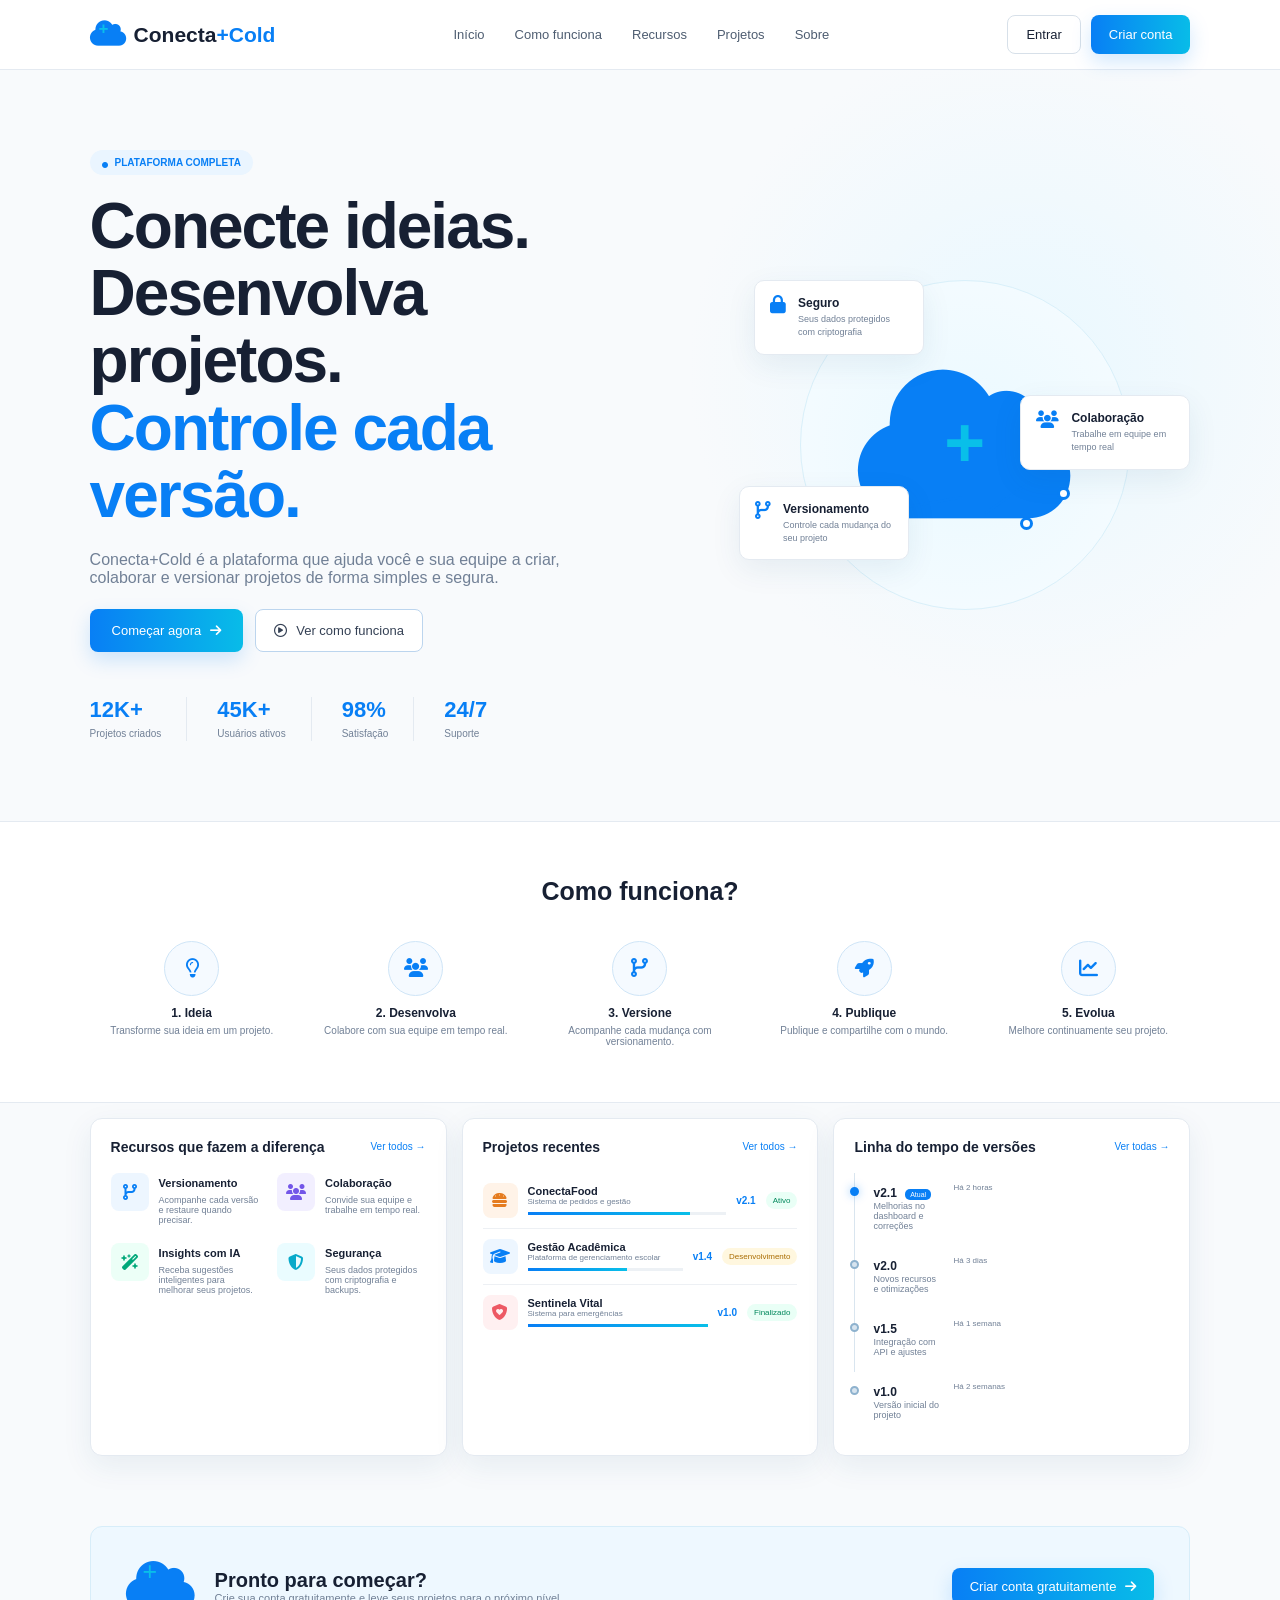
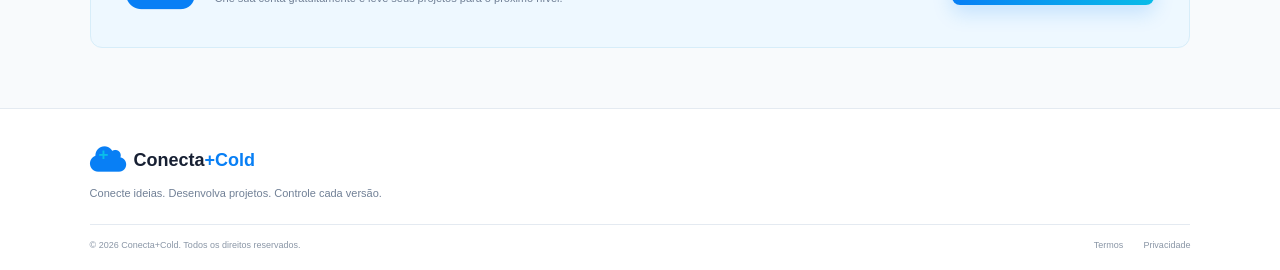
<file: index.html>
<!DOCTYPE html>
<html lang="pt-BR">

<head>

    <meta charset="UTF-8">

    <meta name="viewport"
          content="width=device-width, initial-scale=1.0">

    <title>Conecta+Cold | Projetos e Versionamento</title>

    <link rel="stylesheet"
          href="https://cdnjs.cloudflare.com/ajax/libs/font-awesome/6.5.2/css/all.min.css">

    <link rel="stylesheet"
          href="style.css">

</head>


<body>


    <!-- =====================================================
         NAVBAR
    ====================================================== -->

    <header class="navbar">


        <a href="#inicio"
           class="logo">

            <div class="logo-icon">

                <i class="fa-solid fa-cloud"></i>

                <b>+</b>

            </div>


            <span>
                Conecta<span>+Cold</span>
            </span>

        </a>



        <nav>

            <a href="#inicio">
                Início
            </a>

            <a href="#funciona">
                Como funciona
            </a>

            <a href="#recursos">
                Recursos
            </a>

            <a href="#projetos">
                Projetos
            </a>

            <a href="#sobre">
                Sobre
            </a>

        </nav>



        <div class="nav-buttons">


            <!-- ENTRAR -->

            <a href="login.html"
               class="btn-login">

                Entrar

            </a>



            <!-- CRIAR CONTA
                 ABRE DIRETAMENTE O CADASTRO -->

            <a href="login.html?cadastro=true"
               class="btn-primary">

                Criar conta

            </a>


        </div>

    </header>



    <!-- =====================================================
         HERO
    ====================================================== -->

    <section class="hero"
             id="inicio">


        <div class="hero-text">


            <div class="badge">

                <i class="fa-solid fa-circle"></i>

                PLATAFORMA COMPLETA

            </div>



            <h1>

                Conecte ideias.

                <br>

                Desenvolva projetos.

                <br>

                <strong>
                    Controle cada versão.
                </strong>

            </h1>



            <p>

                Conecta+Cold é a plataforma que ajuda você e sua equipe
                a criar, colaborar e versionar projetos de forma simples
                e segura.

            </p>



            <div class="hero-buttons">


                <!-- COMEÇAR AGORA
                     ABRE DIRETAMENTE O CADASTRO -->

                <a href="login.html?cadastro=true"
                   class="btn-primary big">

                    Começar agora

                    <i class="fa-solid fa-arrow-right"></i>

                </a>



                <a href="#funciona"
                   class="btn-video">

                    <i class="fa-regular fa-circle-play"></i>

                    Ver como funciona

                </a>


            </div>



            <div class="stats">


                <div>

                    <strong>
                        12K+
                    </strong>

                    <span>
                        Projetos criados
                    </span>

                </div>


                <div>

                    <strong>
                        45K+
                    </strong>

                    <span>
                        Usuários ativos
                    </span>

                </div>


                <div>

                    <strong>
                        98%
                    </strong>

                    <span>
                        Satisfação
                    </span>

                </div>


                <div>

                    <strong>
                        24/7
                    </strong>

                    <span>
                        Suporte
                    </span>

                </div>


            </div>


        </div>



        <!-- =================================================
             ILUSTRAÇÃO
        ================================================== -->

        <div class="hero-image">


            <div class="circle-bg"></div>



            <div class="cloud">


                <i class="fa-solid fa-cloud"></i>

                <span>
                    +
                </span>



                <div class="node node1"></div>

                <div class="node node2"></div>

                <div class="node node3"></div>



                <div class="line line1"></div>

                <div class="line line2"></div>


            </div>



            <!-- CARD SEGURANÇA -->

            <div class="info-card secure">


                <i class="fa-solid fa-lock"></i>


                <div>

                    <b>
                        Seguro
                    </b>


                    <small>
                        Seus dados protegidos
                        com criptografia
                    </small>

                </div>


            </div>



            <!-- CARD VERSIONAMENTO -->

            <div class="info-card version">


                <i class="fa-solid fa-code-branch"></i>


                <div>

                    <b>
                        Versionamento
                    </b>


                    <small>
                        Controle cada mudança
                        do seu projeto
                    </small>

                </div>


            </div>



            <!-- CARD COLABORAÇÃO -->

            <div class="info-card team">


                <i class="fa-solid fa-users"></i>


                <div>

                    <b>
                        Colaboração
                    </b>


                    <small>
                        Trabalhe em equipe
                        em tempo real
                    </small>

                </div>


            </div>


        </div>


    </section>



    <!-- =====================================================
         COMO FUNCIONA
    ====================================================== -->

    <section class="workflow"
             id="funciona">


        <div class="section-title">

            <h2>
                Como funciona?
            </h2>

        </div>



        <div class="steps">


            <!-- 1 -->

            <div class="step">


                <div class="step-icon">

                    <i class="fa-regular fa-lightbulb"></i>

                </div>


                <b>
                    1. Ideia
                </b>


                <p>

                    Transforme sua ideia
                    em um projeto.

                </p>


            </div>



            <!-- 2 -->

            <div class="step">


                <div class="step-icon">

                    <i class="fa-solid fa-users"></i>

                </div>


                <b>
                    2. Desenvolva
                </b>


                <p>

                    Colabore com sua equipe
                    em tempo real.

                </p>


            </div>



            <!-- 3 -->

            <div class="step">


                <div class="step-icon">

                    <i class="fa-solid fa-code-branch"></i>

                </div>


                <b>
                    3. Versione
                </b>


                <p>

                    Acompanhe cada mudança
                    com versionamento.

                </p>


            </div>



            <!-- 4 -->

            <div class="step">


                <div class="step-icon">

                    <i class="fa-solid fa-rocket"></i>

                </div>


                <b>
                    4. Publique
                </b>


                <p>

                    Publique e compartilhe
                    com o mundo.

                </p>


            </div>



            <!-- 5 -->

            <div class="step">


                <div class="step-icon">

                    <i class="fa-solid fa-chart-line"></i>

                </div>


                <b>
                    5. Evolua
                </b>


                <p>

                    Melhore continuamente
                    seu projeto.

                </p>


            </div>


        </div>


    </section>



    <!-- =====================================================
         CONTEÚDO PRINCIPAL
    ====================================================== -->

    <section class="dashboard-section"
             id="recursos">



        <!-- =================================================
             RECURSOS
        ================================================== -->

        <div class="box">


            <div class="box-header">

                <h3>
                    Recursos que fazem a diferença
                </h3>


                <a href="#">
                    Ver todos →
                </a>

            </div>



            <div class="resource-grid">


                <!-- VERSIONAMENTO -->

                <div class="resource">


                    <div class="resource-icon blue">

                        <i class="fa-solid fa-code-branch"></i>

                    </div>


                    <div>

                        <b>
                            Versionamento
                        </b>


                        <p>

                            Acompanhe cada versão
                            e restaure quando precisar.

                        </p>

                    </div>


                </div>



                <!-- COLABORAÇÃO -->

                <div class="resource">


                    <div class="resource-icon purple">

                        <i class="fa-solid fa-users"></i>

                    </div>


                    <div>

                        <b>
                            Colaboração
                        </b>


                        <p>

                            Convide sua equipe e
                            trabalhe em tempo real.

                        </p>

                    </div>


                </div>



                <!-- IA -->

                <div class="resource">


                    <div class="resource-icon green">

                        <i class="fa-solid fa-wand-magic-sparkles"></i>

                    </div>


                    <div>

                        <b>
                            Insights com IA
                        </b>


                        <p>

                            Receba sugestões inteligentes
                            para melhorar seus projetos.

                        </p>

                    </div>


                </div>



                <!-- SEGURANÇA -->

                <div class="resource">


                    <div class="resource-icon cyan">

                        <i class="fa-solid fa-shield-halved"></i>

                    </div>


                    <div>

                        <b>
                            Segurança
                        </b>


                        <p>

                            Seus dados protegidos
                            com criptografia e backups.

                        </p>

                    </div>


                </div>


            </div>


        </div>



        <!-- =================================================
             PROJETOS
        ================================================== -->

        <div class="box"
             id="projetos">


            <div class="box-header">

                <h3>
                    Projetos recentes
                </h3>


                <a href="#">
                    Ver todos →
                </a>

            </div>



            <!-- PROJETO 1 -->

            <div class="project">


                <div class="project-symbol orange">

                    <i class="fa-solid fa-burger"></i>

                </div>


                <div class="project-info">

                    <b>
                        ConectaFood
                    </b>


                    <small>
                        Sistema de pedidos e gestão
                    </small>


                    <div class="progress">

                        <span style="width:82%"></span>

                    </div>

                </div>


                <strong>
                    v2.1
                </strong>


                <label class="active">
                    Ativo
                </label>


            </div>



            <!-- PROJETO 2 -->

            <div class="project">


                <div class="project-symbol blue-bg">

                    <i class="fa-solid fa-graduation-cap"></i>

                </div>


                <div class="project-info">

                    <b>
                        Gestão Acadêmica
                    </b>


                    <small>
                        Plataforma de gerenciamento escolar
                    </small>


                    <div class="progress">

                        <span style="width:64%"></span>

                    </div>

                </div>


                <strong>
                    v1.4
                </strong>


                <label class="development">
                    Desenvolvimento
                </label>


            </div>



            <!-- PROJETO 3 -->

            <div class="project">


                <div class="project-symbol red">

                    <i class="fa-solid fa-shield-heart"></i>

                </div>


                <div class="project-info">

                    <b>
                        Sentinela Vital
                    </b>


                    <small>
                        Sistema para emergências
                    </small>


                    <div class="progress">

                        <span style="width:100%"></span>

                    </div>

                </div>


                <strong>
                    v1.0
                </strong>


                <label class="finished">
                    Finalizado
                </label>


            </div>


        </div>



        <!-- =================================================
             TIMELINE
        ================================================== -->

        <div class="box timeline-box">


            <div class="box-header">

                <h3>
                    Linha do tempo de versões
                </h3>


                <a href="#">
                    Ver todas →
                </a>

            </div>



            <div class="timeline">


                <!-- V2.1 -->

                <div class="timeline-item current">


                    <span class="dot"></span>


                    <div>

                        <strong>
                            v2.1
                        </strong>


                        <small>
                            Atual
                        </small>


                        <p>

                            Melhorias no dashboard
                            e correções

                        </p>

                    </div>


                    <time>
                        Há 2 horas
                    </time>


                </div>



                <!-- V2.0 -->

                <div class="timeline-item">


                    <span class="dot"></span>


                    <div>

                        <strong>
                            v2.0
                        </strong>


                        <p>

                            Novos recursos
                            e otimizações

                        </p>

                    </div>


                    <time>
                        Há 3 dias
                    </time>


                </div>



                <!-- V1.5 -->

                <div class="timeline-item">


                    <span class="dot"></span>


                    <div>

                        <strong>
                            v1.5
                        </strong>


                        <p>

                            Integração com API
                            e ajustes

                        </p>

                    </div>


                    <time>
                        Há 1 semana
                    </time>


                </div>



                <!-- V1.0 -->

                <div class="timeline-item">


                    <span class="dot"></span>


                    <div>

                        <strong>
                            v1.0
                        </strong>


                        <p>

                            Versão inicial
                            do projeto

                        </p>

                    </div>


                    <time>
                        Há 2 semanas
                    </time>


                </div>


            </div>


        </div>


    </section>



    <!-- =====================================================
         CTA
    ====================================================== -->

    <section class="cta"
             id="sobre">


        <div class="cta-logo">

            <i class="fa-solid fa-cloud"></i>

            <span>
                +
            </span>

        </div>



        <div>


            <h2>
                Pronto para começar?
            </h2>


            <p>

                Crie sua conta gratuitamente e leve
                seus projetos para o próximo nível.

            </p>


        </div>



        <!-- CRIAR CONTA
             ABRE DIRETAMENTE O CADASTRO -->

        <a href="login.html?cadastro=true"
           class="btn-primary">

            Criar conta gratuitamente

            <i class="fa-solid fa-arrow-right"></i>

        </a>


    </section>



    <!-- =====================================================
         FOOTER
    ====================================================== -->

    <footer>


        <div class="footer-logo">


            <div class="logo-icon">

                <i class="fa-solid fa-cloud"></i>

                <b>
                    +
                </b>

            </div>


            <strong>

                Conecta<span>+Cold</span>

            </strong>


        </div>



        <p>

            Conecte ideias. Desenvolva projetos.
            Controle cada versão.

        </p>



        <div class="footer-bottom">


            <span>

                © 2026 Conecta+Cold.
                Todos os direitos reservados.

            </span>



            <div>

                <a href="#">
                    Termos
                </a>


                <a href="#">
                    Privacidade
                </a>

            </div>


        </div>


    </footer>


</body>

</html>
</file>
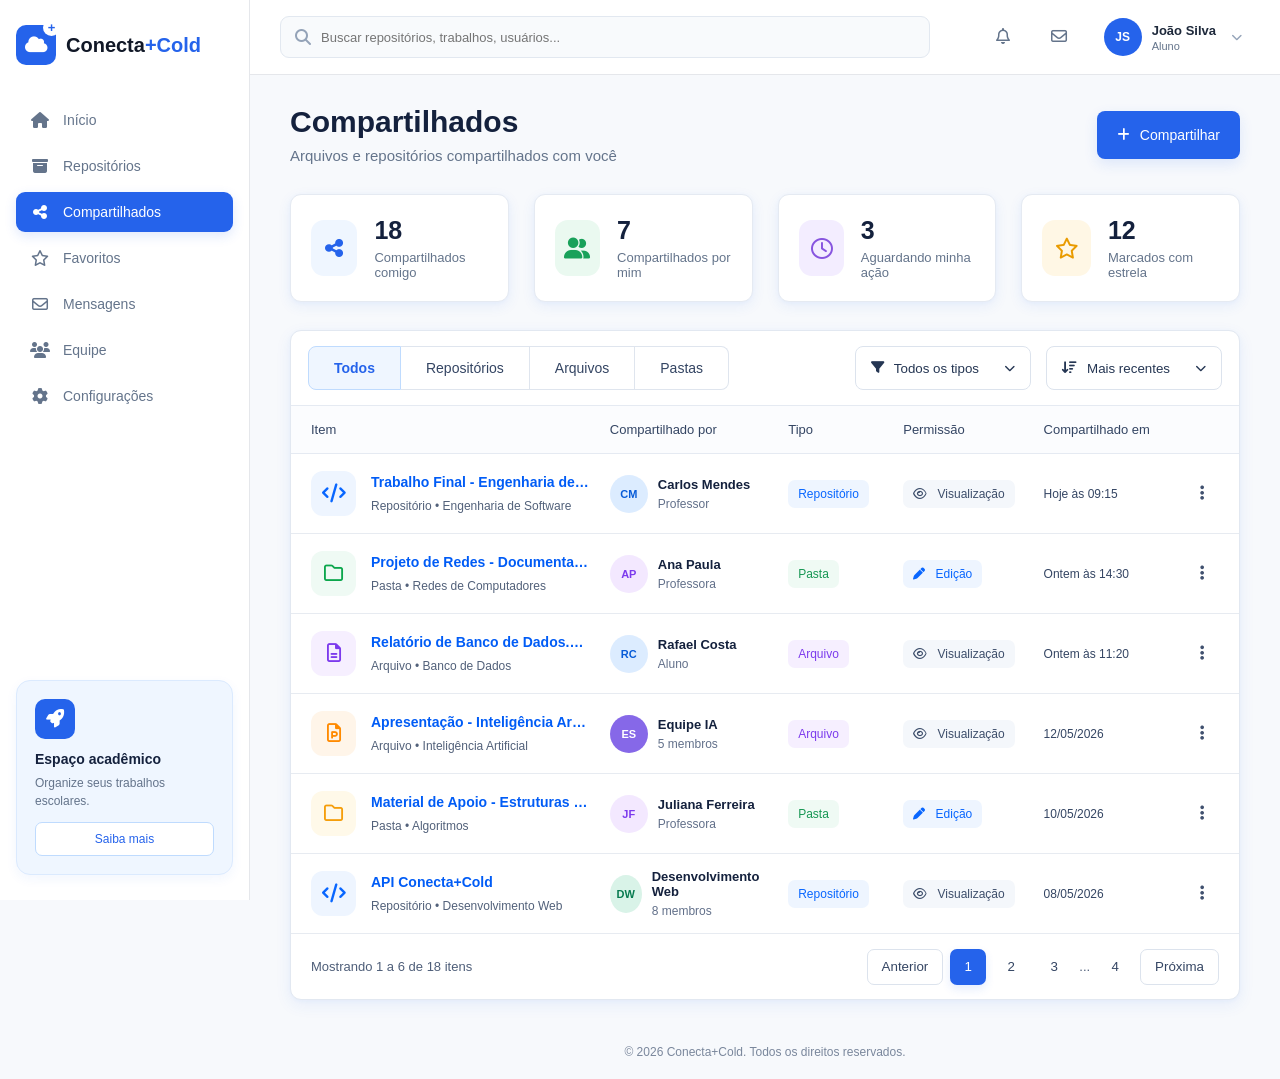
<file: compartilhados.html>
<!DOCTYPE html>
<html lang="pt-BR">

<head>
    <meta charset="UTF-8">
    <meta name="viewport" content="width=device-width, initial-scale=1.0">

    <title>Conecta+Cold | Compartilhados</title>

    <link rel="stylesheet"
          href="https://cdnjs.cloudflare.com/ajax/libs/font-awesome/6.5.2/css/all.min.css">

    <link rel="stylesheet" href="compartilhados.css">
</head>

<body>

    <!-- ================= SIDEBAR ================= -->

    <aside class="sidebar">

        <a href="home.html" class="logo">

            <div class="logo-icon">
                <i class="fa-solid fa-cloud"></i>
                <b>+</b>
            </div>

            <span>
                Conecta<span>+Cold</span>
            </span>

        </a>


        <nav class="menu">

            <a href="home.html" class="menu-item">
                <i class="fa-solid fa-house"></i>
                <span>Início</span>
            </a>

            <a href="repositorios.html" class="menu-item">
                <i class="fa-solid fa-box-archive"></i>
                <span>Repositórios</span>
            </a>

            <a href="compartilhados.html" class="menu-item active">
                <i class="fa-solid fa-share-nodes"></i>
                <span>Compartilhados</span>
            </a>

            <a href="favoritos.html" class="menu-item">
                <i class="fa-regular fa-star"></i>
                <span>Favoritos</span>
            </a>

            <a href="mensagens.html" class="menu-item">
                <i class="fa-regular fa-envelope"></i>
                <span>Mensagens</span>
            </a>

            <a href="equipe.html" class="menu-item">
                <i class="fa-solid fa-users"></i>
                <span>Equipe</span>
            </a>

            <a href="configuracoes.html" class="menu-item">
                <i class="fa-solid fa-gear"></i>
                <span>Configurações</span>
            </a>

        </nav>


        <!-- CARD INFERIOR -->

        <div class="upgrade">

            <div class="upgrade-icon">
                <i class="fa-solid fa-rocket"></i>
            </div>

            <strong>Espaço acadêmico</strong>

            <p>
                Organize seus trabalhos escolares.
            </p>

            <button>
                Saiba mais
            </button>

        </div>

    </aside>


    <!-- ================= CONTEÚDO ================= -->

    <main class="main">

        <!-- TOPBAR -->

        <header class="topbar">

            <button class="menu-button">
                <i class="fa-solid fa-bars"></i>
            </button>


            <div class="search">

                <i class="fa-solid fa-magnifying-glass"></i>

                <input
                    type="text"
                    id="searchInput"
                    placeholder="Buscar repositórios, trabalhos, usuários...">

            </div>


            <div class="top-actions">

                <button class="icon-button">
                    <i class="fa-regular fa-bell"></i>
                </button>

                <button class="icon-button">
                    <i class="fa-regular fa-envelope"></i>
                </button>


                <!-- PERFIL -->

                <div class="profile-container">

                    <div class="profile" id="profileButton">

                        <div class="avatar">
                            JS
                        </div>

                        <div class="profile-name">

                            <strong>
                                João Silva
                            </strong>

                            <small>
                                Aluno
                            </small>

                        </div>

                        <i class="fa-solid fa-chevron-down"></i>

                    </div>


                    <!-- MENU PERFIL -->

                    <div class="profile-menu">

                        <a href="configuracoes.html">
                            <i class="fa-regular fa-user"></i>
                            <span>Ver perfil</span>
                        </a>

                        <a href="configuracoes.html">
                            <i class="fa-solid fa-gear"></i>
                            <span>Configurações</span>
                        </a>

                        <div class="profile-divider"></div>

                        <a href="index.html" class="logout">
                            <i class="fa-solid fa-right-from-bracket"></i>
                            <span>Sair</span>
                        </a>

                    </div>

                </div>

            </div>

        </header>


        <!-- ================= CONTEÚDO ================= -->

        <div class="content">


            <!-- CABEÇALHO -->

            <section class="page-header">

                <div>

                    <h1>
                        Compartilhados
                    </h1>

                    <p>
                        Arquivos e repositórios compartilhados com você
                    </p>

                </div>


                <button class="share-button">

                    <i class="fa-solid fa-plus"></i>

                    Compartilhar

                </button>

            </section>


            <!-- ================= ESTATÍSTICAS ================= -->

            <section class="stats-grid">


                <div class="stat-card">

                    <div class="stat-icon blue">

                        <i class="fa-solid fa-share-nodes"></i>

                    </div>

                    <div>

                        <strong>18</strong>

                        <span>
                            Compartilhados comigo
                        </span>

                    </div>

                </div>


                <div class="stat-card">

                    <div class="stat-icon green">

                        <i class="fa-solid fa-user-group"></i>

                    </div>

                    <div>

                        <strong>7</strong>

                        <span>
                            Compartilhados por mim
                        </span>

                    </div>

                </div>


                <div class="stat-card">

                    <div class="stat-icon purple">

                        <i class="fa-regular fa-clock"></i>

                    </div>

                    <div>

                        <strong>3</strong>

                        <span>
                            Aguardando minha ação
                        </span>

                    </div>

                </div>


                <div class="stat-card">

                    <div class="stat-icon yellow">

                        <i class="fa-regular fa-star"></i>

                    </div>

                    <div>

                        <strong>12</strong>

                        <span>
                            Marcados com estrela
                        </span>

                    </div>

                </div>

            </section>


            <!-- ================= PAINEL ================= -->

            <section class="shared-panel">


                <!-- FILTROS -->

                <div class="filters">

                    <div class="filter-tabs">

                        <button class="tab active">
                            Todos
                        </button>

                        <button class="tab">
                            Repositórios
                        </button>

                        <button class="tab">
                            Arquivos
                        </button>

                        <button class="tab">
                            Pastas
                        </button>

                    </div>


                    <div class="filter-actions">

                        <button class="filter-button">

                            <i class="fa-solid fa-filter"></i>

                            Todos os tipos

                            <i class="fa-solid fa-chevron-down"></i>

                        </button>


                        <button class="filter-button">

                            <i class="fa-solid fa-arrow-down-wide-short"></i>

                            Mais recentes

                            <i class="fa-solid fa-chevron-down"></i>

                        </button>

                    </div>

                </div>


                <!-- CABEÇALHO DA TABELA -->

                <div class="table-header">

                    <span>Item</span>

                    <span>Compartilhado por</span>

                    <span>Tipo</span>

                    <span>Permissão</span>

                    <span>Compartilhado em</span>

                    <span></span>

                </div>


                <!-- ITEM 1 -->

                <article class="shared-item">

                    <div class="item-info">

                        <div class="item-icon blue-icon">
                            <i class="fa-solid fa-code"></i>
                        </div>

                        <div>

                            <a href="#">
                                Trabalho Final - Engenharia de Software
                            </a>

                            <small>
                                Repositório • Engenharia de Software
                            </small>

                        </div>

                    </div>


                    <div class="shared-by">

                        <div class="person-avatar">
                            CM
                        </div>

                        <div>

                            <strong>
                                Carlos Mendes
                            </strong>

                            <small>
                                Professor
                            </small>

                        </div>

                    </div>


                    <span class="type repository-type">
                        Repositório
                    </span>


                    <span class="permission">
                        <i class="fa-regular fa-eye"></i>
                        Visualização
                    </span>


                    <span class="date">
                        Hoje às 09:15
                    </span>


                    <button class="more">
                        <i class="fa-solid fa-ellipsis-vertical"></i>
                    </button>

                </article>


                <!-- ITEM 2 -->

                <article class="shared-item">

                    <div class="item-info">

                        <div class="item-icon green-icon">
                            <i class="fa-regular fa-folder"></i>
                        </div>

                        <div>

                            <a href="#">
                                Projeto de Redes - Documentação
                            </a>

                            <small>
                                Pasta • Redes de Computadores
                            </small>

                        </div>

                    </div>


                    <div class="shared-by">

                        <div class="person-avatar female">
                            AP
                        </div>

                        <div>

                            <strong>
                                Ana Paula
                            </strong>

                            <small>
                                Professora
                            </small>

                        </div>

                    </div>


                    <span class="type folder-type">
                        Pasta
                    </span>


                    <span class="permission edit">
                        <i class="fa-solid fa-pen"></i>
                        Edição
                    </span>


                    <span class="date">
                        Ontem às 14:30
                    </span>


                    <button class="more">
                        <i class="fa-solid fa-ellipsis-vertical"></i>
                    </button>

                </article>


                <!-- ITEM 3 -->

                <article class="shared-item">

                    <div class="item-info">

                        <div class="item-icon purple-icon">
                            <i class="fa-regular fa-file-lines"></i>
                        </div>

                        <div>

                            <a href="#">
                                Relatório de Banco de Dados.pdf
                            </a>

                            <small>
                                Arquivo • Banco de Dados
                            </small>

                        </div>

                    </div>


                    <div class="shared-by">

                        <div class="person-avatar">
                            RC
                        </div>

                        <div>

                            <strong>
                                Rafael Costa
                            </strong>

                            <small>
                                Aluno
                            </small>

                        </div>

                    </div>


                    <span class="type file-type">
                        Arquivo
                    </span>


                    <span class="permission">
                        <i class="fa-regular fa-eye"></i>
                        Visualização
                    </span>


                    <span class="date">
                        Ontem às 11:20
                    </span>


                    <button class="more">
                        <i class="fa-solid fa-ellipsis-vertical"></i>
                    </button>

                </article>


                <!-- ITEM 4 -->

                <article class="shared-item">

                    <div class="item-info">

                        <div class="item-icon orange-icon">
                            <i class="fa-regular fa-file-powerpoint"></i>
                        </div>

                        <div>

                            <a href="#">
                                Apresentação - Inteligência Artificial.pptx
                            </a>

                            <small>
                                Arquivo • Inteligência Artificial
                            </small>

                        </div>

                    </div>


                    <div class="shared-by">

                        <div class="person-avatar team">
                            ES
                        </div>

                        <div>

                            <strong>
                                Equipe IA
                            </strong>

                            <small>
                                5 membros
                            </small>

                        </div>

                    </div>


                    <span class="type file-type">
                        Arquivo
                    </span>


                    <span class="permission">
                        <i class="fa-regular fa-eye"></i>
                        Visualização
                    </span>


                    <span class="date">
                        12/05/2026
                    </span>


                    <button class="more">
                        <i class="fa-solid fa-ellipsis-vertical"></i>
                    </button>

                </article>


                <!-- ITEM 5 -->

                <article class="shared-item">

                    <div class="item-info">

                        <div class="item-icon yellow-icon">
                            <i class="fa-regular fa-folder"></i>
                        </div>

                        <div>

                            <a href="#">
                                Material de Apoio - Estruturas de Dados
                            </a>

                            <small>
                                Pasta • Algoritmos
                            </small>

                        </div>

                    </div>


                    <div class="shared-by">

                        <div class="person-avatar female">
                            JF
                        </div>

                        <div>

                            <strong>
                                Juliana Ferreira
                            </strong>

                            <small>
                                Professora
                            </small>

                        </div>

                    </div>


                    <span class="type folder-type">
                        Pasta
                    </span>


                    <span class="permission edit">
                        <i class="fa-solid fa-pen"></i>
                        Edição
                    </span>


                    <span class="date">
                        10/05/2026
                    </span>


                    <button class="more">
                        <i class="fa-solid fa-ellipsis-vertical"></i>
                    </button>

                </article>


                <!-- ITEM 6 -->

                <article class="shared-item">

                    <div class="item-info">

                        <div class="item-icon blue-icon">
                            <i class="fa-solid fa-code"></i>
                        </div>

                        <div>

                            <a href="#">
                                API Conecta+Cold
                            </a>

                            <small>
                                Repositório • Desenvolvimento Web
                            </small>

                        </div>

                    </div>


                    <div class="shared-by">

                        <div class="person-avatar team-green">
                            DW
                        </div>

                        <div>

                            <strong>
                                Desenvolvimento Web
                            </strong>

                            <small>
                                8 membros
                            </small>

                        </div>

                    </div>


                    <span class="type repository-type">
                        Repositório
                    </span>


                    <span class="permission">
                        <i class="fa-regular fa-eye"></i>
                        Visualização
                    </span>


                    <span class="date">
                        08/05/2026
                    </span>


                    <button class="more">
                        <i class="fa-solid fa-ellipsis-vertical"></i>
                    </button>

                </article>


                <!-- PAGINAÇÃO -->

                <div class="pagination">

                    <span>
                        Mostrando 1 a 6 de 18 itens
                    </span>


                    <div class="pages">

                        <button>
                            Anterior
                        </button>

                        <button class="page active">
                            1
                        </button>

                        <button class="page">
                            2
                        </button>

                        <button class="page">
                            3
                        </button>

                        <span>
                            ...
                        </span>

                        <button class="page">
                            4
                        </button>

                        <button>
                            Próxima
                        </button>

                    </div>

                </div>

            </section>

        </div>


        <!-- FOOTER -->

        <footer>

            © 2026 Conecta+Cold.
            Todos os direitos reservados.

        </footer>

    </main>


    <!-- ================= JAVASCRIPT ================= -->

    <script>

        /* MENU MOBILE */

        const menuButton =
            document.querySelector(".menu-button");

        const sidebar =
            document.querySelector(".sidebar");

        menuButton.addEventListener("click", () => {

            sidebar.classList.toggle("open");

        });


        /* PERFIL */

        const profileButton =
            document.querySelector("#profileButton");

        const profileContainer =
            document.querySelector(".profile-container");

        profileButton.addEventListener("click", (event) => {

            event.stopPropagation();

            profileContainer.classList.toggle("open");

        });


        document.addEventListener("click", (event) => {

            if (!profileContainer.contains(event.target)) {

                profileContainer.classList.remove("open");

            }

        });


        /* PESQUISA */

        const searchInput =
            document.querySelector("#searchInput");

        const sharedItems =
            document.querySelectorAll(".shared-item");

        searchInput.addEventListener("input", () => {

            const value =
                searchInput.value.toLowerCase();

            sharedItems.forEach(item => {

                const text =
                    item.textContent.toLowerCase();

                item.style.display =
                    text.includes(value)
                        ? "grid"
                        : "none";

            });

        });


        /* ABAS */

        const tabs =
            document.querySelectorAll(".tab");

        tabs.forEach(tab => {

            tab.addEventListener("click", () => {

                tabs.forEach(item =>
                    item.classList.remove("active")
                );

                tab.classList.add("active");

            });

        });

    </script>

</body>

</html>
</file>
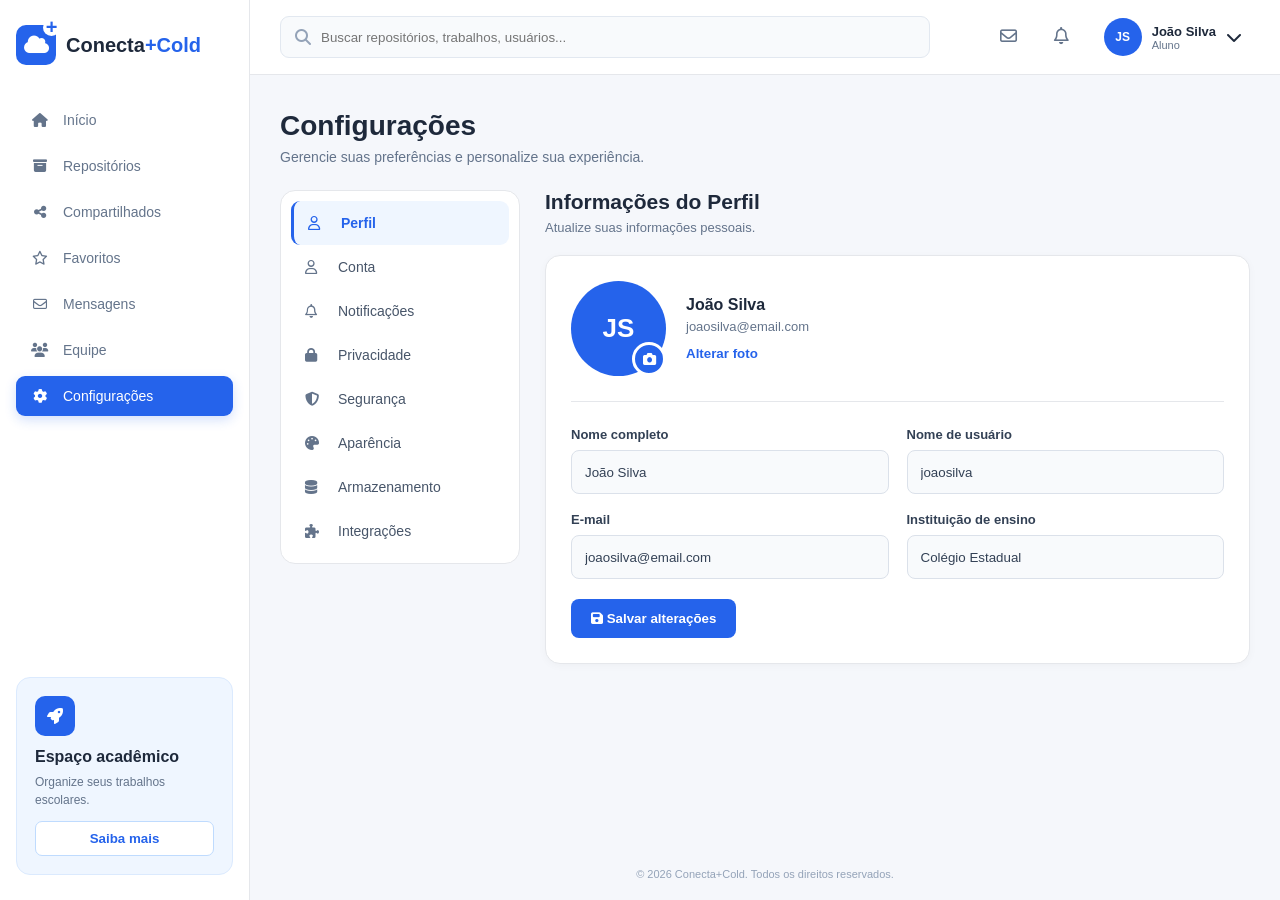
<file: configuracoes.html>
<!DOCTYPE html>
<html lang="pt-BR">

<head>

    <meta charset="UTF-8">

    <meta name="viewport"
          content="width=device-width, initial-scale=1.0">

    <title>Conecta+Cold | Configurações</title>

    <!-- FONT AWESOME -->

    <link rel="stylesheet"
          href="https://cdnjs.cloudflare.com/ajax/libs/font-awesome/6.5.2/css/all.min.css">

    <!-- CSS -->

    <link rel="stylesheet"
          href="configuracoes.css">

</head>


<body>


    <!-- =====================================================
         SIDEBAR PRINCIPAL
    ====================================================== -->

    <aside class="sidebar">


        <!-- LOGO -->

        <a href="home.html"
           class="logo">

            <div class="logo-icon">

                <i class="fa-solid fa-cloud"></i>

                <b>+</b>

            </div>

            <span>
                Conecta<span>+Cold</span>
            </span>

        </a>



        <!-- MENU -->

        <nav class="menu">


            <a href="home.html"
               class="menu-item">

                <i class="fa-solid fa-house"></i>

                <span>Início</span>

            </a>



            <a href="repositorios.html"
               class="menu-item">

                <i class="fa-solid fa-box-archive"></i>

                <span>Repositórios</span>

            </a>



            <a href="compartilhados.html"
               class="menu-item">

                <i class="fa-solid fa-share-nodes"></i>

                <span>Compartilhados</span>

            </a>



            <a href="favoritos.html"
               class="menu-item">

                <i class="fa-regular fa-star"></i>

                <span>Favoritos</span>

            </a>



            <a href="mensagens.html"
               class="menu-item">

                <i class="fa-regular fa-envelope"></i>

                <span>Mensagens</span>

            </a>



            <a href="equipe.html"
               class="menu-item">

                <i class="fa-solid fa-users"></i>

                <span>Equipe</span>

            </a>



            <!-- CONFIGURAÇÕES ATIVA -->

            <a href="configuracoes.html"
               class="menu-item active">

                <i class="fa-solid fa-gear"></i>

                <span>Configurações</span>

            </a>


        </nav>



        <!-- CARD INFERIOR -->

        <div class="upgrade">

            <div class="upgrade-icon">

                <i class="fa-solid fa-rocket"></i>

            </div>


            <strong>
                Espaço acadêmico
            </strong>


            <p>
                Organize seus trabalhos escolares.
            </p>


            <button>
                Saiba mais
            </button>


        </div>


    </aside>



    <!-- =====================================================
         CONTEÚDO PRINCIPAL
    ====================================================== -->

    <main class="main">


        <!-- =====================================================
             TOPBAR
        ====================================================== -->

        <header class="topbar">


            <!-- MENU MOBILE -->

            <button class="menu-button"
                    id="menuButton">

                <i class="fa-solid fa-bars"></i>

            </button>



            <!-- PESQUISA -->

            <div class="search">

                <i class="fa-solid fa-magnifying-glass"></i>

                <input
                    type="text"
                    placeholder="Buscar repositórios, trabalhos, usuários...">

            </div>



            <!-- AÇÕES -->

            <div class="top-actions">


                <!-- MENSAGENS -->

                <button class="icon-button">

                    <i class="fa-regular fa-envelope"></i>

                </button>



                <!-- NOTIFICAÇÕES -->

                <button class="icon-button notification-button">

                    <i class="fa-regular fa-bell"></i>

                </button>



                <!-- PERFIL -->

                <div class="profile-container">


                    <div class="profile"
                         id="profileButton">


                        <div class="avatar">

                            JS

                        </div>


                        <div class="profile-info">

                            <strong>
                                João Silva
                            </strong>

                            <small>
                                Aluno
                            </small>

                        </div>


                        <i class="fa-solid fa-chevron-down"></i>


                    </div>



                    <!-- MENU PERFIL -->

                    <div class="profile-menu"
                         id="profileMenu">


                        <a href="configuracoes.html">

                            <i class="fa-regular fa-user"></i>

                            <span>
                                Ver perfil
                            </span>

                        </a>



                        <a href="configuracoes.html">

                            <i class="fa-solid fa-gear"></i>

                            <span>
                                Configurações
                            </span>

                        </a>



                        <div class="profile-divider"></div>



                        <a href="index.html"
                           class="logout">

                            <i class="fa-solid fa-right-from-bracket"></i>

                            <span>
                                Sair
                            </span>

                        </a>


                    </div>


                </div>


            </div>


        </header>



        <!-- =====================================================
             CONFIGURAÇÕES
        ====================================================== -->

        <div class="content">


            <!-- TÍTULO -->

            <div class="page-title">

                <h1>
                    Configurações
                </h1>

                <p>
                    Gerencie suas preferências e personalize sua experiência.
                </p>

            </div>



            <!-- =====================================================
                 LAYOUT DAS CONFIGURAÇÕES
            ====================================================== -->

            <div class="settings-layout">


                <!-- =====================================================
                     MENU INTERNO
                ====================================================== -->

                <aside class="settings-sidebar">


                    <!-- PERFIL -->

                    <button class="settings-menu-item active"
                            data-section="perfil">

                        <i class="fa-regular fa-user"></i>

                        <span>
                            Perfil
                        </span>

                    </button>



                    <!-- CONTA -->

                    <button class="settings-menu-item"
                            data-section="conta">

                        <i class="fa-regular fa-user"></i>

                        <span>
                            Conta
                        </span>

                    </button>



                    <!-- NOTIFICAÇÕES -->

                    <button class="settings-menu-item"
                            data-section="notificacoes">

                        <i class="fa-regular fa-bell"></i>

                        <span>
                            Notificações
                        </span>

                    </button>



                    <!-- PRIVACIDADE -->

                    <button class="settings-menu-item"
                            data-section="privacidade">

                        <i class="fa-solid fa-lock"></i>

                        <span>
                            Privacidade
                        </span>

                    </button>



                    <!-- SEGURANÇA -->

                    <button class="settings-menu-item"
                            data-section="seguranca">

                        <i class="fa-solid fa-shield-halved"></i>

                        <span>
                            Segurança
                        </span>

                    </button>



                    <!-- APARÊNCIA -->

                    <button class="settings-menu-item"
                            data-section="aparencia">

                        <i class="fa-solid fa-palette"></i>

                        <span>
                            Aparência
                        </span>

                    </button>



                    <!-- ARMAZENAMENTO -->

                    <button class="settings-menu-item"
                            data-section="armazenamento">

                        <i class="fa-solid fa-database"></i>

                        <span>
                            Armazenamento
                        </span>

                    </button>



                    <!-- INTEGRAÇÕES -->

                    <button class="settings-menu-item"
                            data-section="integracoes">

                        <i class="fa-solid fa-puzzle-piece"></i>

                        <span>
                            Integrações
                        </span>

                    </button>


                </aside>



                <!-- =====================================================
                     CONTEÚDO DAS CONFIGURAÇÕES
                ====================================================== -->

                <div class="settings-content">



                    <!-- =====================================================
                         PERFIL
                    ====================================================== -->

                    <section class="settings-section active"
                             id="perfil">


                        <div class="section-header">

                            <h2>
                                Informações do Perfil
                            </h2>

                            <p>
                                Atualize suas informações pessoais.
                            </p>

                        </div>



                        <div class="profile-settings-card">


                            <!-- FOTO -->

                            <div class="profile-photo-area">


                                <div class="large-avatar">

                                    JS

                                    <button class="change-photo">

                                        <i class="fa-solid fa-camera"></i>

                                    </button>

                                </div>


                                <div>

                                    <strong>
                                        João Silva
                                    </strong>

                                    <p>
                                        joaosilva@email.com
                                    </p>

                                    <button class="text-button">
                                        Alterar foto
                                    </button>

                                </div>


                            </div>



                            <!-- FORMULÁRIO -->

                            <div class="form-grid">


                                <div class="input-group">

                                    <label>
                                        Nome completo
                                    </label>

                                    <input
                                        type="text"
                                        value="João Silva">

                                </div>



                                <div class="input-group">

                                    <label>
                                        Nome de usuário
                                    </label>

                                    <input
                                        type="text"
                                        value="joaosilva">

                                </div>



                                <div class="input-group">

                                    <label>
                                        E-mail
                                    </label>

                                    <input
                                        type="email"
                                        value="joaosilva@email.com">

                                </div>



                                <div class="input-group">

                                    <label>
                                        Instituição de ensino
                                    </label>

                                    <input
                                        type="text"
                                        value="Colégio Estadual">

                                </div>


                            </div>



                            <div class="form-actions">

                                <button class="save-button">

                                    <i class="fa-solid fa-floppy-disk"></i>

                                    Salvar alterações

                                </button>

                            </div>


                        </div>



                    </section>



                    <!-- =====================================================
                         CONTA
                    ====================================================== -->

                    <section class="settings-section"
                             id="conta">


                        <div class="section-header">

                            <h2>
                                Configurações da Conta
                            </h2>

                            <p>
                                Gerencie as informações da sua conta.
                            </p>

                        </div>



                        <div class="settings-card">


                            <div class="card-title">

                                <div class="card-icon">

                                    <i class="fa-regular fa-user"></i>

                                </div>


                                <div>

                                    <h3>
                                        Informações da conta
                                    </h3>

                                    <p>
                                        Dados principais da sua conta.
                                    </p>

                                </div>

                            </div>



                            <div class="form-grid">


                                <div class="input-group">

                                    <label>
                                        Nome de usuário
                                    </label>

                                    <input
                                        type="text"
                                        value="joaosilva">

                                </div>



                                <div class="input-group">

                                    <label>
                                        E-mail da conta
                                    </label>

                                    <input
                                        type="email"
                                        value="joaosilva@email.com">

                                </div>


                            </div>


                            <button class="save-button">

                                Salvar alterações

                            </button>


                        </div>



                        <!-- ALTERAR SENHA -->

                        <div class="settings-card">


                            <div class="card-title">

                                <div class="card-icon">

                                    <i class="fa-solid fa-key"></i>

                                </div>


                                <div>

                                    <h3>
                                        Alterar senha
                                    </h3>

                                    <p>
                                        Mantenha sua conta protegida.
                                    </p>

                                </div>

                            </div>



                            <div class="form-grid">


                                <div class="input-group">

                                    <label>
                                        Senha atual
                                    </label>

                                    <input
                                        type="password">

                                </div>



                                <div class="input-group">

                                    <label>
                                        Nova senha
                                    </label>

                                    <input
                                        type="password">

                                </div>


                            </div>



                            <button class="save-button">

                                Alterar senha

                            </button>


                        </div>



                        <!-- EXCLUIR CONTA -->

                        <div class="danger-card">


                            <div>

                                <h3>

                                    <i class="fa-solid fa-trash"></i>

                                    Excluir conta

                                </h3>


                                <p>
                                    Esta ação não poderá ser desfeita.
                                    Todos os seus dados serão removidos.
                                </p>

                            </div>


                            <button class="delete-button">

                                Excluir minha conta

                            </button>


                        </div>


                    </section>



                    <!-- =====================================================
                         NOTIFICAÇÕES
                    ====================================================== -->

                    <section class="settings-section"
                             id="notificacoes">


                        <div class="section-header">

                            <h2>
                                Notificações
                            </h2>

                            <p>
                                Escolha quais notificações deseja receber.
                            </p>

                        </div>



                        <div class="settings-card">


                            <div class="toggle-item">

                                <div>

                                    <strong>
                                        Novas mensagens
                                    </strong>

                                    <p>
                                        Receba avisos sobre novas mensagens.
                                    </p>

                                </div>


                                <label class="switch">

                                    <input type="checkbox"
                                           checked>

                                    <span class="slider"></span>

                                </label>

                            </div>



                            <div class="toggle-item">

                                <div>

                                    <strong>
                                        Atividades da equipe
                                    </strong>

                                    <p>
                                        Atualizações dos membros da equipe.
                                    </p>

                                </div>


                                <label class="switch">

                                    <input type="checkbox"
                                           checked>

                                    <span class="slider"></span>

                                </label>

                            </div>



                            <div class="toggle-item">

                                <div>

                                    <strong>
                                        Comentários em trabalhos
                                    </strong>

                                    <p>
                                        Seja avisado quando alguém comentar.
                                    </p>

                                </div>


                                <label class="switch">

                                    <input type="checkbox">

                                    <span class="slider"></span>

                                </label>

                            </div>



                            <div class="toggle-item">

                                <div>

                                    <strong>
                                        Compartilhamentos
                                    </strong>

                                    <p>
                                        Receba avisos sobre arquivos compartilhados.
                                    </p>

                                </div>


                                <label class="switch">

                                    <input type="checkbox"
                                           checked>

                                    <span class="slider"></span>

                                </label>

                            </div>



                            <div class="toggle-item">

                                <div>

                                    <strong>
                                        Lembretes e prazos
                                    </strong>

                                    <p>
                                        Não perca nenhuma entrega importante.
                                    </p>

                                </div>


                                <label class="switch">

                                    <input type="checkbox"
                                           checked>

                                    <span class="slider"></span>

                                </label>

                            </div>


                        </div>


                    </section>



                    <!-- =====================================================
                         PRIVACIDADE
                    ====================================================== -->

                    <section class="settings-section"
                             id="privacidade">


                        <div class="section-header">

                            <h2>
                                Privacidade
                            </h2>

                            <p>
                                Controle quem pode visualizar suas informações.
                            </p>

                        </div>



                        <div class="settings-card">


                            <div class="input-group">

                                <label>
                                    Visibilidade padrão dos repositórios
                                </label>


                                <select>

                                    <option>
                                        Privado
                                    </option>

                                    <option>
                                        Compartilhado
                                    </option>

                                    <option>
                                        Público
                                    </option>

                                </select>

                            </div>



                            <div class="toggle-item">

                                <div>

                                    <strong>
                                        Mostrar perfil para outros usuários
                                    </strong>

                                    <p>
                                        Permitir que outros alunos encontrem seu perfil.
                                    </p>

                                </div>


                                <label class="switch">

                                    <input type="checkbox"
                                           checked>

                                    <span class="slider"></span>

                                </label>

                            </div>


                        </div>


                    </section>



                    <!-- =====================================================
                         SEGURANÇA
                    ====================================================== -->

                    <section class="settings-section"
                             id="seguranca">


                        <div class="section-header">

                            <h2>
                                Segurança
                            </h2>

                            <p>
                                Proteja sua conta e seus dados.
                            </p>

                        </div>



                        <div class="settings-card">


                            <div class="toggle-item">

                                <div>

                                    <strong>
                                        Autenticação em duas etapas
                                    </strong>

                                    <p>
                                        Adicione uma camada extra de segurança.
                                    </p>

                                </div>


                                <label class="switch">

                                    <input type="checkbox">

                                    <span class="slider"></span>

                                </label>

                            </div>



                            <div class="security-button-area">

                                <button class="secondary-button">

                                    <i class="fa-solid fa-mobile-screen"></i>

                                    Gerenciar dispositivos

                                </button>

                            </div>


                        </div>


                    </section>



                    <!-- =====================================================
                         APARÊNCIA
                    ====================================================== -->

                    <section class="settings-section"
                             id="aparencia">


                        <div class="section-header">

                            <h2>
                                Aparência
                            </h2>

                            <p>
                                Personalize a aparência da plataforma.
                            </p>

                        </div>



                        <div class="settings-card">


                            <h3 class="appearance-title">

                                Tema

                            </h3>



                            <div class="theme-options">


                                <button class="theme-option active-theme"
                                        data-theme="light">

                                    <i class="fa-solid fa-sun"></i>

                                    <span>
                                        Claro
                                    </span>

                                </button>



                                <button class="theme-option"
                                        data-theme="dark">

                                    <i class="fa-solid fa-moon"></i>

                                    <span>
                                        Escuro
                                    </span>

                                </button>



                                <button class="theme-option"
                                        data-theme="system">

                                    <i class="fa-solid fa-desktop"></i>

                                    <span>
                                        Sistema
                                    </span>

                                </button>


                            </div>


                        </div>


                    </section>



                    <!-- =====================================================
                         ARMAZENAMENTO
                    ====================================================== -->

                    <section class="settings-section"
                             id="armazenamento">


                        <div class="section-header">

                            <h2>
                                Armazenamento
                            </h2>

                            <p>
                                Acompanhe o espaço utilizado pelos seus arquivos.
                            </p>

                        </div>



                        <div class="settings-card">


                            <div class="storage-info">


                                <div class="storage-icon">

                                    <i class="fa-solid fa-cloud"></i>

                                </div>


                                <div class="storage-text">

                                    <strong>
                                        2,4 GB de 10 GB utilizados
                                    </strong>

                                    <p>
                                        Espaço disponível para seus trabalhos e projetos.
                                    </p>

                                </div>


                            </div>



                            <div class="progress-bar">

                                <div class="progress"></div>

                            </div>


                            <p class="storage-percentage">

                                24% utilizado

                            </p>


                        </div>


                    </section>



                    <!-- =====================================================
                         INTEGRAÇÕES
                    ====================================================== -->

                    <section class="settings-section"
                             id="integracoes">


                        <div class="section-header">

                            <h2>
                                Integrações
                            </h2>

                            <p>
                                Conecte outras ferramentas à sua conta.
                            </p>

                        </div>



                        <div class="settings-card integration-card">


                            <div class="integration">

                                <div class="integration-icon">

                                    <i class="fa-brands fa-google"></i>

                                </div>


                                <div>

                                    <strong>
                                        Google Drive
                                    </strong>

                                    <p>
                                        Conecte seus arquivos do Google Drive.
                                    </p>

                                </div>


                                <button class="secondary-button">

                                    Conectar

                                </button>

                            </div>



                            <div class="integration">

                                <div class="integration-icon github">

                                    <i class="fa-brands fa-github"></i>

                                </div>


                                <div>

                                    <strong>
                                        GitHub
                                    </strong>

                                    <p>
                                        Conecte seus repositórios do GitHub.
                                    </p>

                                </div>


                                <button class="secondary-button">

                                    Conectar

                                </button>

                            </div>


                        </div>


                    </section>


                </div>


            </div>


        </div>



        <!-- FOOTER -->

        <footer>

            © 2026 Conecta+Cold.
            Todos os direitos reservados.

        </footer>


    </main>



    <!-- JAVASCRIPT -->

    <script src="configuracoes.js"></script>


</body>

</html>
</file>
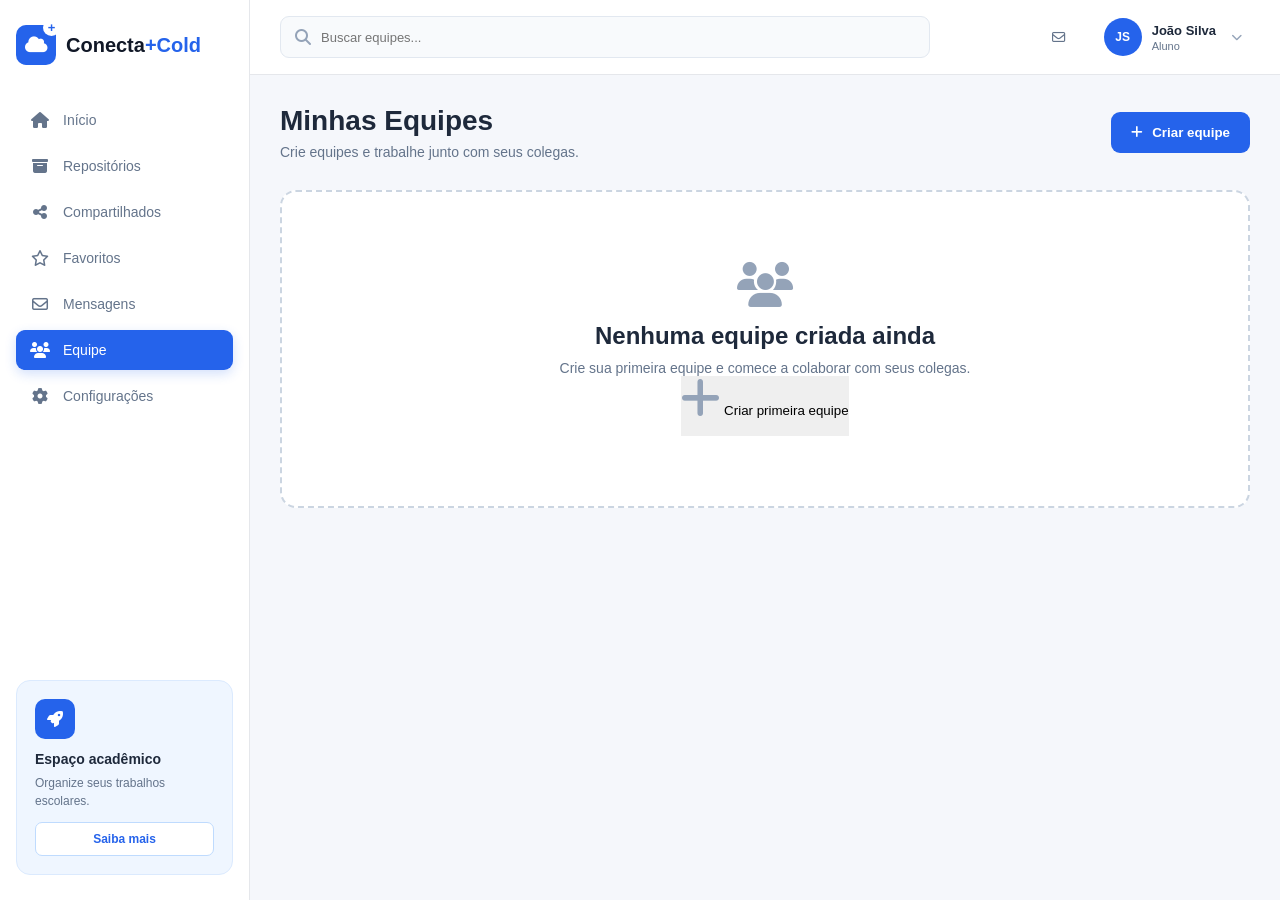
<file: equipe.html>
<!DOCTYPE html>
<html lang="pt-BR">

<head>
    <meta charset="UTF-8">
    <meta name="viewport" content="width=device-width, initial-scale=1.0">

    <title>Conecta+Cold | Equipes</title>

    <link rel="stylesheet"
        href="https://cdnjs.cloudflare.com/ajax/libs/font-awesome/6.5.2/css/all.min.css">

    <link rel="stylesheet" href="equipe.css">
</head>

<body>

    <!-- =====================================================
         SIDEBAR
    ====================================================== -->

    <aside class="sidebar">

        <a href="home.html" class="logo">

            <div class="logo-icon">
                <i class="fa-solid fa-cloud"></i>
                <b>+</b>
            </div>

            <span>
                Conecta<span>+Cold</span>
            </span>

        </a>


        <nav class="menu">

            <a href="home.html" class="menu-item">
                <i class="fa-solid fa-house"></i>
                <span>Início</span>
            </a>

            <a href="repositorios.html" class="menu-item">
                <i class="fa-solid fa-box-archive"></i>
                <span>Repositórios</span>
            </a>

            <a href="compartilhados.html" class="menu-item">
                <i class="fa-solid fa-share-nodes"></i>
                <span>Compartilhados</span>
            </a>

            <a href="favoritos.html" class="menu-item">
                <i class="fa-regular fa-star"></i>
                <span>Favoritos</span>
            </a>

            <a href="mensagens.html" class="menu-item">
                <i class="fa-regular fa-envelope"></i>
                <span>Mensagens</span>
            </a>

            <a href="equipe.html" class="menu-item active">
                <i class="fa-solid fa-users"></i>
                <span>Equipe</span>
            </a>

            <a href="configuracoes.html" class="menu-item">
                <i class="fa-solid fa-gear"></i>
                <span>Configurações</span>
            </a>

        </nav>


        <!-- CARD INFERIOR -->

        <div class="upgrade">

            <div class="upgrade-icon">
                <i class="fa-solid fa-rocket"></i>
            </div>

            <strong>Espaço acadêmico</strong>

            <p>
                Organize seus trabalhos escolares.
            </p>

            <button type="button">
                Saiba mais
            </button>

        </div>

    </aside>


    <!-- =====================================================
         CONTEÚDO PRINCIPAL
    ====================================================== -->

    <main class="main">


        <!-- =================================================
             TOPBAR
        ================================================== -->

        <header class="topbar">

            <button class="menu-button" id="menuButton">
                <i class="fa-solid fa-bars"></i>
            </button>


            <div class="search">

                <i class="fa-solid fa-magnifying-glass"></i>

                <input
                    type="text"
                    id="searchTeam"
                    placeholder="Buscar equipes...">

            </div>


            <div class="top-actions">


                <!-- MENSAGENS -->

                <button class="icon-button"
                    onclick="window.location.href='mensagens.html'">

                    <i class="fa-regular fa-envelope"></i>

                </button>


                <!-- PERFIL -->

                <div class="profile-container">

                    <div class="profile" id="profileButton">

                        <div class="avatar">
                            JS
                        </div>

                        <div class="profile-info">

                            <strong>
                                João Silva
                            </strong>

                            <small>
                                Aluno
                            </small>

                        </div>

                        <i class="fa-solid fa-chevron-down"></i>

                    </div>


                    <!-- MENU PERFIL -->

                    <div class="profile-menu" id="profileMenu">

                        <a href="configuracoes.html">

                            <i class="fa-regular fa-user"></i>

                            <span>
                                Ver perfil
                            </span>

                        </a>


                        <a href="configuracoes.html">

                            <i class="fa-solid fa-gear"></i>

                            <span>
                                Configurações
                            </span>

                        </a>


                        <div class="profile-divider"></div>


                        <a href="index.html" class="logout">

                            <i class="fa-solid fa-right-from-bracket"></i>

                            <span>
                                Sair
                            </span>

                        </a>

                    </div>

                </div>

            </div>

        </header>


        <!-- =================================================
             CONTEÚDO
        ================================================== -->

        <section class="content">


            <!-- CABEÇALHO -->

            <div class="page-header">

                <div>

                    <h1>
                        Minhas Equipes
                    </h1>

                    <p>
                        Crie equipes e trabalhe junto com seus colegas.
                    </p>

                </div>


                <button
                    class="create-team-button"
                    id="openCreateModal">

                    <i class="fa-solid fa-plus"></i>

                    Criar equipe

                </button>

            </div>


            <!-- =================================================
                 ÁREA DAS EQUIPES
            ================================================== -->

            <div
                class="teams-grid"
                id="teamsContainer">

            </div>

        </section>

    </main>


    <!-- =====================================================
         MODAL CRIAR EQUIPE
    ====================================================== -->

    <div
        class="modal"
        id="createTeamModal">

        <div class="modal-box">


            <div class="modal-header">

                <h2>

                    <i class="fa-solid fa-users"></i>

                    Criar nova equipe

                </h2>


                <button
                    class="close-modal"
                    id="closeCreateModal">

                    <i class="fa-solid fa-xmark"></i>

                </button>

            </div>


            <form id="createTeamForm">


                <div class="form-group">

                    <label for="teamName">
                        Nome da equipe
                    </label>

                    <input
                        type="text"
                        id="teamName"
                        placeholder="Ex: Equipe TCC"
                        maxlength="50"
                        required>

                </div>


                <div class="form-group">

                    <label for="teamDescription">
                        Descrição
                    </label>

                    <textarea
                        id="teamDescription"
                        placeholder="Descreva o objetivo da equipe..."
                        maxlength="200"
                        required></textarea>

                </div>


                <div class="modal-actions">

                    <button
                        type="button"
                        class="cancel-button"
                        id="cancelCreate">

                        Cancelar

                    </button>


                    <button
                        type="submit"
                        class="confirm-button">

                        <i class="fa-solid fa-plus"></i>

                        Criar equipe

                    </button>

                </div>

            </form>

        </div>

    </div>


    <!-- =====================================================
         MODAL CONVIDAR
    ====================================================== -->

    <div
        class="modal"
        id="inviteModal">

        <div class="modal-box">


            <div class="modal-header">

                <h2>

                    <i class="fa-solid fa-user-plus"></i>

                    Convidar membro

                </h2>


                <button
                    class="close-modal"
                    id="closeInviteModal">

                    <i class="fa-solid fa-xmark"></i>

                </button>

            </div>


            <form id="inviteForm">


                <div class="form-group">

                    <label for="inviteUser">
                        Nome ou e-mail do colega
                    </label>

                    <input
                        type="text"
                        id="inviteUser"
                        placeholder="Ex: colega@email.com"
                        required>

                </div>


                <div class="form-group">

                    <label for="inviteMessage">
                        Mensagem do convite
                    </label>

                    <textarea
                        id="inviteMessage"
                        placeholder="Escreva uma mensagem...">Olá! Você foi convidado para participar da nossa equipe no Conecta+Cold.</textarea>

                </div>


                <div class="modal-actions">

                    <button
                        type="button"
                        class="cancel-button"
                        id="cancelInvite">

                        Cancelar

                    </button>


                    <button
                        type="submit"
                        class="confirm-button">

                        <i class="fa-solid fa-paper-plane"></i>

                        Enviar convite

                    </button>

                </div>

            </form>

        </div>

    </div>


    <!-- =====================================================
         MODAL VER EQUIPE
    ====================================================== -->

    <div
        class="modal"
        id="viewTeamModal">

        <div class="modal-box team-details">


            <div class="modal-header">

                <h2>

                    <i class="fa-solid fa-users"></i>

                    <span id="viewTeamName">
                        Equipe
                    </span>

                </h2>


                <button
                    class="close-modal"
                    id="closeViewModal">

                    <i class="fa-solid fa-xmark"></i>

                </button>

            </div>


            <div class="team-detail-content">

                <div class="detail-description">

                    <span>
                        Descrição
                    </span>

                    <p id="viewTeamDescription">
                    </p>

                </div>


                <div class="detail-box">

                    <div class="detail-icon">
                        <i class="fa-solid fa-user-group"></i>
                    </div>

                    <div>

                        <strong id="viewTeamMembers">
                            0
                        </strong>

                        <small>
                            Membros
                        </small>

                    </div>

                </div>


                <div class="detail-box">

                    <div class="detail-icon">
                        <i class="fa-solid fa-envelope"></i>
                    </div>

                    <div>

                        <strong id="viewTeamInvites">
                            0
                        </strong>

                        <small>
                            Convites pendentes
                        </small>

                    </div>

                </div>


                <div
                    class="invitations-list"
                    id="invitationsList">

                </div>

            </div>


            <div class="modal-actions">

                <button
                    type="button"
                    class="cancel-button"
                    id="closeViewButton">

                    Fechar

                </button>

                <button
                    type="button"
                    class="confirm-button"
                    id="viewInviteButton">

                    <i class="fa-solid fa-user-plus"></i>

                    Convidar membro

                </button>

            </div>

        </div>

    </div>


    <!-- =====================================================
         TOAST
    ====================================================== -->

    <div
        class="toast"
        id="toast">

        <i class="fa-solid fa-circle-check"></i>

        <span id="toastMessage">
            Operação realizada!
        </span>

    </div>


    <!-- =====================================================
         JAVASCRIPT
    ====================================================== -->

    <script>

        /* =====================================================
           ELEMENTOS
        ====================================================== */

        const sidebar =
            document.querySelector(".sidebar");

        const menuButton =
            document.getElementById("menuButton");

        const profileButton =
            document.getElementById("profileButton");

        const profileContainer =
            document.querySelector(".profile-container");

        const profileMenu =
            document.getElementById("profileMenu");

        const teamsContainer =
            document.getElementById("teamsContainer");

        const searchTeam =
            document.getElementById("searchTeam");

        const createTeamModal =
            document.getElementById("createTeamModal");

        const inviteModal =
            document.getElementById("inviteModal");

        const viewTeamModal =
            document.getElementById("viewTeamModal");

        const createTeamForm =
            document.getElementById("createTeamForm");

        const inviteForm =
            document.getElementById("inviteForm");


        /* =====================================================
           MEMÓRIA TEMPORÁRIA
           
           sessionStorage mantém os dados enquanto a sessão
           da aba estiver disponível.
        ====================================================== */

        let teams = JSON.parse(
            sessionStorage.getItem("conectaColdTeams")
        ) || [];


        let selectedTeamId = null;


        /* =====================================================
           SALVAR EQUIPES
        ====================================================== */

        function saveTeams() {

            sessionStorage.setItem(
                "conectaColdTeams",
                JSON.stringify(teams)
            );

        }


        /* =====================================================
           MENU MOBILE
        ====================================================== */

        if (menuButton) {

            menuButton.addEventListener("click", function () {

                sidebar.classList.toggle("open");

            });

        }


        /* =====================================================
           FECHAR SIDEBAR
        ====================================================== */

        document.querySelectorAll(".menu-item")
            .forEach(item => {

                item.addEventListener("click", function () {

                    if (window.innerWidth <= 900) {

                        sidebar.classList.remove("open");

                    }

                });

            });


        /* =====================================================
           MENU PERFIL
        ====================================================== */

        if (profileButton) {

            profileButton.addEventListener(
                "click",
                function (event) {

                    event.stopPropagation();

                    profileContainer.classList.toggle("open");

                }
            );

        }


        document.addEventListener(
            "click",
            function (event) {

                if (
                    profileContainer &&
                    !profileContainer.contains(event.target)
                ) {

                    profileContainer.classList.remove("open");

                }

            }
        );


        /* =====================================================
           ABRIR MODAL CRIAR
        ====================================================== */

        document
            .getElementById("openCreateModal")
            .addEventListener("click", function () {

                createTeamModal.classList.add("active");

                setTimeout(() => {

                    document
                        .getElementById("teamName")
                        .focus();

                }, 100);

            });


        /* =====================================================
           FECHAR MODAL CRIAR
        ====================================================== */

        function closeCreateModal() {

            createTeamModal.classList.remove("active");

        }


        document
            .getElementById("closeCreateModal")
            .addEventListener(
                "click",
                closeCreateModal
            );


        document
            .getElementById("cancelCreate")
            .addEventListener(
                "click",
                closeCreateModal
            );


        /* =====================================================
           CRIAR EQUIPE
        ====================================================== */

        createTeamForm.addEventListener(
            "submit",
            function (event) {

                event.preventDefault();


                const name =
                    document
                        .getElementById("teamName")
                        .value
                        .trim();


                const description =
                    document
                        .getElementById("teamDescription")
                        .value
                        .trim();


                if (!name || !description) {

                    showToast(
                        "Preencha todos os campos."
                    );

                    return;

                }


                /* =============================================
                   VERIFICAR NOME DUPLICADO
                ============================================= */

                const alreadyExists =
                    teams.some(team =>
                        team.name.toLowerCase() ===
                        name.toLowerCase()
                    );


                if (alreadyExists) {

                    showToast(
                        "Já existe uma equipe com esse nome."
                    );

                    return;

                }


                /* =============================================
                   NOVA EQUIPE
                ============================================= */

                const newTeam = {

                    id: Date.now(),

                    name: name,

                    description: description,

                    createdAt:
                        new Date().toISOString(),

                    members: [

                        {
                            name: "João Silva",
                            initials: "JS"
                        }

                    ],

                    invitations: []

                };


                teams.push(newTeam);


                saveTeams();

                renderTeams();


                createTeamForm.reset();

                closeCreateModal();


                showToast(
                    "Equipe criada com sucesso!"
                );

            }
        );


        /* =====================================================
           RENDERIZAR EQUIPES
        ====================================================== */

        function renderTeams() {

            teamsContainer.innerHTML = "";


            /* =============================================
               NENHUMA EQUIPE
            ============================================= */

            if (teams.length === 0) {

                teamsContainer.innerHTML = `

                    <div class="empty-state">

                        <div class="empty-icon">

                            <i class="fa-solid fa-users"></i>

                        </div>

                        <h2>
                            Nenhuma equipe criada ainda
                        </h2>

                        <p>
                            Crie sua primeira equipe e comece
                            a colaborar com seus colegas.
                        </p>

                        <button
                            class="empty-create-button"
                            onclick="openCreateFromEmpty()">

                            <i class="fa-solid fa-plus"></i>

                            Criar primeira equipe

                        </button>

                    </div>

                `;

                return;

            }


            /* =============================================
               CARDS
            ============================================= */

            teams.forEach(team => {

                const card =
                    document.createElement("div");


                card.className = "team-card";


                const members =
                    team.members
                        .slice(0, 4)
                        .map(member => `

                            <div
                                class="member"
                                title="${escapeHTML(member.name)}">

                                ${escapeHTML(member.initials)}

                            </div>

                        `)
                        .join("");


                const extraMembers =
                    team.members.length > 4
                        ? `<div class="member more">
                            +${team.members.length - 4}
                           </div>`
                        : "";


                card.innerHTML = `

                    <div class="team-card-header">

                        <div class="team-icon">

                            <i class="fa-solid fa-users"></i>

                        </div>

                        <button
                            class="team-options"
                            title="Opções"
                            onclick="showTeamOptions(${team.id})">

                            <i class="fa-solid fa-ellipsis"></i>

                        </button>

                    </div>


                    <h3>
                        ${escapeHTML(team.name)}
                    </h3>


                    <p class="team-description">

                        ${escapeHTML(team.description)}

                    </p>


                    <div class="team-members">

                        <div class="members">

                            ${members}

                            ${extraMembers}

                        </div>


                        <span class="member-count">

                            ${team.members.length}
                            ${team.members.length === 1
                                ? "membro"
                                : "membros"}

                        </span>

                    </div>


                    ${
                        team.invitations.length > 0
                        ?

                        `<div class="pending-invite">

                            <i class="fa-solid fa-clock"></i>

                            ${team.invitations.length}
                            convite(s) pendente(s)

                        </div>`

                        :

                        ""
                    }


                    <div class="team-actions">

                        <button
                            class="invite-button"
                            onclick="openInvite(${team.id})">

                            <i class="fa-solid fa-user-plus"></i>

                            Convidar

                        </button>


                        <button
                            class="view-button"
                            onclick="viewTeam(${team.id})">

                            <i class="fa-solid fa-eye"></i>

                            Ver equipe

                        </button>

                    </div>

                `;


                teamsContainer.appendChild(card);

            });

        }


        /* =====================================================
           ABRIR CRIAR PELO ESTADO VAZIO
        ====================================================== */

        function openCreateFromEmpty() {

            createTeamModal.classList.add("active");

            setTimeout(() => {

                document
                    .getElementById("teamName")
                    .focus();

            }, 100);

        }


        /* =====================================================
           CONVIDAR
        ====================================================== */

        function openInvite(teamId) {

            selectedTeamId = teamId;


            const team =
                teams.find(team =>
                    team.id === teamId
                );


            if (!team) {

                showToast(
                    "Equipe não encontrada."
                );

                return;

            }


            inviteModal.classList.add("active");


            setTimeout(() => {

                document
                    .getElementById("inviteUser")
                    .focus();

            }, 100);

        }


        /* =====================================================
           FECHAR CONVITE
        ====================================================== */

        function closeInviteModal() {

            inviteModal.classList.remove("active");

            selectedTeamId = null;

        }


        document
            .getElementById("closeInviteModal")
            .addEventListener(
                "click",
                closeInviteModal
            );


        document
            .getElementById("cancelInvite")
            .addEventListener(
                "click",
                closeInviteModal
            );


        /* =====================================================
           ENVIAR CONVITE
        ====================================================== */

        inviteForm.addEventListener(
            "submit",
            function (event) {

                event.preventDefault();


                const invitedUser =
                    document
                        .getElementById("inviteUser")
                        .value
                        .trim();


                const message =
                    document
                        .getElementById("inviteMessage")
                        .value
                        .trim();


                if (!invitedUser) {

                    showToast(
                        "Digite o nome ou e-mail do colega."
                    );

                    return;

                }


                const team =
                    teams.find(team =>
                        team.id === selectedTeamId
                    );


                if (!team) {

                    showToast(
                        "Equipe não encontrada."
                    );

                    return;

                }


                /* =============================================
                   ADICIONAR CONVITE
                ============================================= */

                team.invitations.push({

                    id: Date.now(),

                    user: invitedUser,

                    message:
                        message ||
                        "Você foi convidado para participar da equipe.",

                    date:
                        new Date().toLocaleString(
                            "pt-BR"
                        )

                });


                saveTeams();

                renderTeams();


                inviteForm.reset();

                closeInviteModal();


                showToast(
                    `Convite enviado para ${invitedUser}!`
                );

            }
        );


        /* =====================================================
           VER EQUIPE
        ====================================================== */

        function viewTeam(teamId) {

            const team =
                teams.find(team =>
                    team.id === teamId
                );


            if (!team) {

                showToast(
                    "Equipe não encontrada."
                );

                return;

            }


            selectedTeamId = teamId;


            document
                .getElementById("viewTeamName")
                .textContent = team.name;


            document
                .getElementById("viewTeamDescription")
                .textContent = team.description;


            document
                .getElementById("viewTeamMembers")
                .textContent =
                    team.members.length;


            document
                .getElementById("viewTeamInvites")
                .textContent =
                    team.invitations.length;


            const invitationsList =
                document.getElementById(
                    "invitationsList"
                );


            if (team.invitations.length === 0) {

                invitationsList.innerHTML = `

                    <div class="no-invitations">

                        <i class="fa-regular fa-circle-check"></i>

                        <span>
                            Nenhum convite pendente.
                        </span>

                    </div>

                `;

            } else {

                invitationsList.innerHTML = `

                    <h4>
                        Convites pendentes
                    </h4>

                    ${team.invitations.map(invite => `

                        <div class="invitation-item">

                            <div class="invitation-icon">

                                <i class="fa-solid fa-user"></i>

                            </div>

                            <div class="invitation-info">

                                <strong>
                                    ${escapeHTML(invite.user)}
                                </strong>

                                <p>
                                    ${escapeHTML(invite.message)}
                                </p>

                                <small>
                                    ${escapeHTML(invite.date)}
                                </small>

                            </div>

                        </div>

                    `).join("")}

                `;

            }


            viewTeamModal.classList.add("active");

        }


        /* =====================================================
           FECHAR MODAL EQUIPE
        ====================================================== */

        function closeViewModal() {

            viewTeamModal.classList.remove("active");

            selectedTeamId = null;

        }


        document
            .getElementById("closeViewModal")
            .addEventListener(
                "click",
                closeViewModal
            );


        document
            .getElementById("closeViewButton")
            .addEventListener(
                "click",
                closeViewModal
            );


        /* =====================================================
           BOTÃO CONVIDAR DENTRO DE VER EQUIPE
        ====================================================== */

        document
            .getElementById("viewInviteButton")
            .addEventListener(
                "click",
                function () {

                    const teamId =
                        selectedTeamId;

                    closeViewModal();

                    if (teamId) {

                        setTimeout(() => {

                            openInvite(teamId);

                        }, 150);

                    }

                }
            );


        /* =====================================================
           OPÇÕES DA EQUIPE
        ====================================================== */

        function showTeamOptions(teamId) {

            const team =
                teams.find(team =>
                    team.id === teamId
                );


            if (!team) return;


            const action =
                confirm(
                    `Equipe: ${team.name}\n\n` +
                    `Clique em "OK" para excluir esta equipe.\n` +
                    `Clique em "Cancelar" para manter.`
                );


            if (action) {

                deleteTeam(teamId);

            }

        }


        /* =====================================================
           EXCLUIR EQUIPE
        ====================================================== */

        function deleteTeam(teamId) {

            const index =
                teams.findIndex(team =>
                    team.id === teamId
                );


            if (index === -1) return;


            const teamName =
                teams[index].name;


            teams.splice(index, 1);


            saveTeams();

            renderTeams();


            showToast(
                `Equipe "${teamName}" excluída.`
            );

        }


        /* =====================================================
           PESQUISA
        ====================================================== */

        searchTeam.addEventListener(
            "input",
            function () {

                const search =
                    this.value
                        .toLowerCase()
                        .trim();


                const cards =
                    document.querySelectorAll(
                        ".team-card"
                    );


                cards.forEach(card => {

                    const name =
                        card
                            .querySelector("h3")
                            .textContent
                            .toLowerCase();


                    const description =
                        card
                            .querySelector(
                                ".team-description"
                            )
                            .textContent
                            .toLowerCase();


                    if (
                        name.includes(search) ||
                        description.includes(search)
                    ) {

                        card.style.display = "";

                    } else {

                        card.style.display = "none";

                    }

                });

            }
        );


        /* =====================================================
           TOAST
        ====================================================== */

        function showToast(message) {

            const toast =
                document.getElementById("toast");

            const toastMessage =
                document.getElementById(
                    "toastMessage"
                );


            toastMessage.textContent =
                message;


            toast.classList.add("show");


            clearTimeout(
                window.toastTimeout
            );


            window.toastTimeout =
                setTimeout(() => {

                    toast.classList.remove(
                        "show"
                    );

                }, 3000);

        }


        /* =====================================================
           FECHAR MODAIS CLICANDO FORA
        ====================================================== */

        window.addEventListener(
            "click",
            function (event) {

                if (
                    event.target ===
                    createTeamModal
                ) {

                    closeCreateModal();

                }


                if (
                    event.target ===
                    inviteModal
                ) {

                    closeInviteModal();

                }


                if (
                    event.target ===
                    viewTeamModal
                ) {

                    closeViewModal();

                }

            }
        );


        /* =====================================================
           ESC
        ====================================================== */

        document.addEventListener(
            "keydown",
            function (event) {

                if (event.key !== "Escape") {
                    return;
                }


                if (
                    createTeamModal.classList
                        .contains("active")
                ) {

                    closeCreateModal();

                }


                if (
                    inviteModal.classList
                        .contains("active")
                ) {

                    closeInviteModal();

                }


                if (
                    viewTeamModal.classList
                        .contains("active")
                ) {

                    closeViewModal();

                }


                if (
                    profileContainer &&
                    profileContainer.classList
                        .contains("open")
                ) {

                    profileContainer.classList
                        .remove("open");

                }

            }
        );


        /* =====================================================
           PROTEÇÃO CONTRA HTML
        ====================================================== */

        function escapeHTML(text) {

            const div =
                document.createElement("div");

            div.textContent =
                text;

            return div.innerHTML;

        }


        /* =====================================================
           INICIALIZAR
        ====================================================== */

        renderTeams();

    </script>

</body>

</html>
</file>
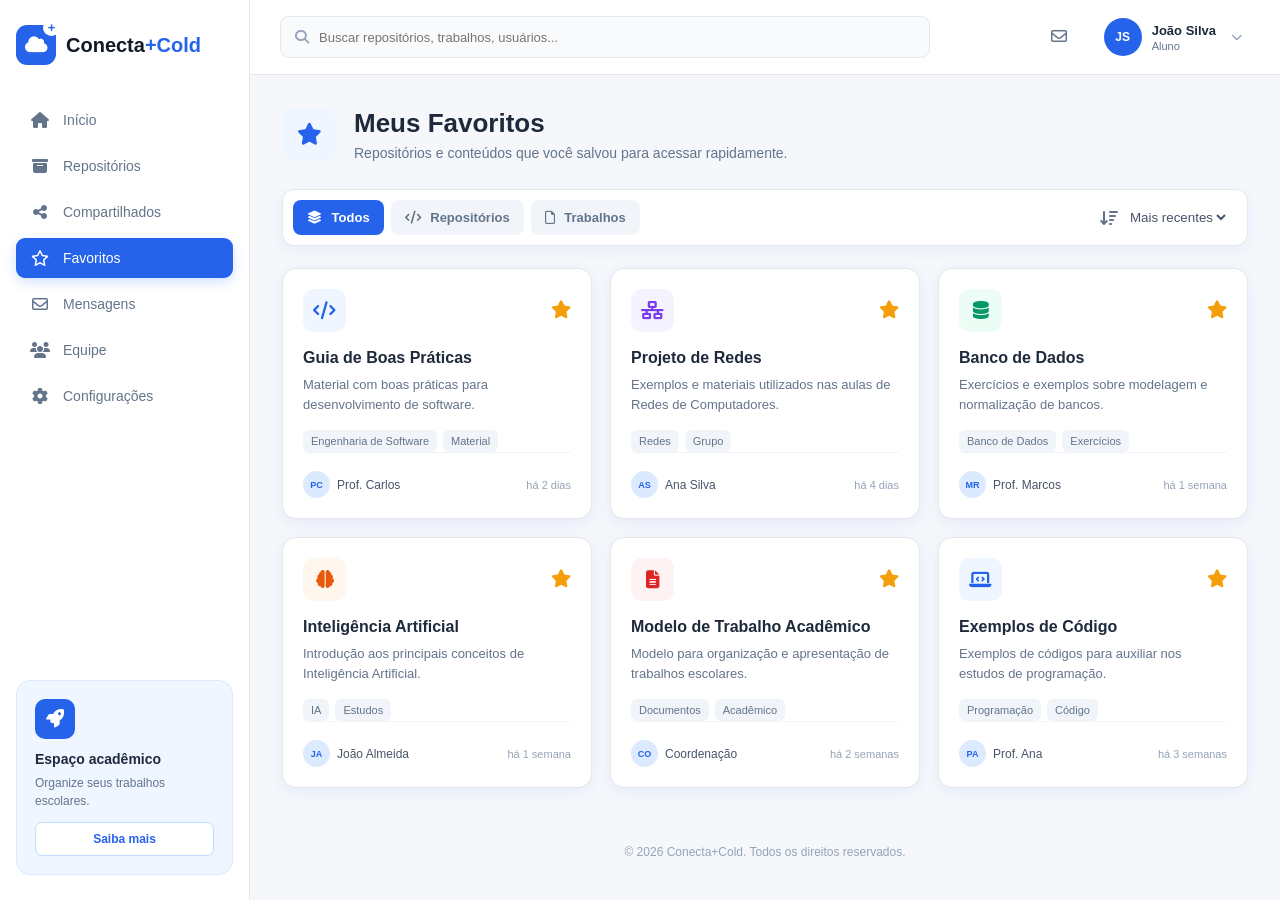
<file: favoritos.html>
<!DOCTYPE html>

<html lang="pt-BR">

<head>


<meta charset="UTF-8">

<meta name="viewport"
      content="width=device-width, initial-scale=1.0">

<title>Conecta+Cold | Favoritos</title>

<link rel="stylesheet"
      href="https://cdnjs.cloudflare.com/ajax/libs/font-awesome/6.5.2/css/all.min.css">

<link rel="stylesheet"
      href="favoritos.css">


</head>

<body>


<!-- =====================================================
     SIDEBAR
====================================================== -->

<aside class="sidebar">

    <a href="home.html" class="logo">

        <div class="logo-icon">

            <i class="fa-solid fa-cloud"></i>

            <b>+</b>

        </div>

        <span>
            Conecta<span>+Cold</span>
        </span>

    </a>


    <nav class="menu">


        <!-- INÍCIO -->

        <a href="home.html"
           class="menu-item">

            <i class="fa-solid fa-house"></i>

            <span>
                Início
            </span>

        </a>


        <!-- REPOSITÓRIOS -->

        <a href="repositorios.html"
           class="menu-item">

            <i class="fa-solid fa-box-archive"></i>

            <span>
                Repositórios
            </span>

        </a>


        <!-- COMPARTILHADOS -->

        <a href="compartilhados.html"
           class="menu-item">

            <i class="fa-solid fa-share-nodes"></i>

            <span>
                Compartilhados
            </span>

        </a>


        <!-- FAVORITOS -->

        <a href="favoritos.html"
           class="menu-item active">

            <i class="fa-regular fa-star"></i>

            <span>
                Favoritos
            </span>

        </a>


        <!-- MENSAGENS -->

        <a href="mensagens.html"
           class="menu-item">

            <i class="fa-regular fa-envelope"></i>

            <span>
                Mensagens
            </span>

        </a>


        <!-- EQUIPE -->

        <a href="equipe.html"
           class="menu-item">

            <i class="fa-solid fa-users"></i>

            <span>
                Equipe
            </span>

        </a>


        <!-- CONFIGURAÇÕES -->

        <a href="configuracoes.html"
           class="menu-item">

            <i class="fa-solid fa-gear"></i>

            <span>
                Configurações
            </span>

        </a>


    </nav>


    <!-- CARD INFERIOR -->

    <div class="upgrade">

        <div class="upgrade-icon">

            <i class="fa-solid fa-rocket"></i>

        </div>


        <strong>
            Espaço acadêmico
        </strong>


        <p>
            Organize seus trabalhos
            escolares.
        </p>


        <button>
            Saiba mais
        </button>

    </div>


</aside>



<!-- =====================================================
     CONTEÚDO PRINCIPAL
====================================================== -->

<main class="main">


    <!-- =================================================
         HEADER
    ================================================== -->

    <header class="topbar">


        <button class="menu-button">

            <i class="fa-solid fa-bars"></i>

        </button>


        <div class="search">

            <i class="fa-solid fa-magnifying-glass"></i>

            <input
                type="text"
                id="searchInput"
                placeholder="Buscar repositórios, trabalhos, usuários...">

        </div>


        <div class="top-actions">


            <button class="icon-button">

                <i class="fa-regular fa-envelope"></i>

            </button>


            <!-- PERFIL -->

            <div class="profile-container">


                <div class="profile"
                     id="profileButton">


                    <div class="avatar">
                        JS
                    </div>


                    <div>

                        <strong>
                            João Silva
                        </strong>

                        <small>
                            Aluno
                        </small>

                    </div>


                    <i class="fa-solid fa-chevron-down"></i>


                </div>


                <!-- MENU DO PERFIL -->

                <div class="profile-menu"
                     id="profileMenu">


                    <a href="configuracoes.html">

                        <i class="fa-regular fa-user"></i>

                        <span>
                            Ver perfil
                        </span>

                    </a>


                    <a href="configuracoes.html">

                        <i class="fa-solid fa-gear"></i>

                        <span>
                            Configurações
                        </span>

                    </a>


                    <div class="profile-divider"></div>


                    <a href="index.html"
                       class="logout">

                        <i class="fa-solid fa-right-from-bracket"></i>

                        <span>
                            Sair
                        </span>

                    </a>


                </div>


            </div>


        </div>


    </header>



    <!-- =================================================
         CONTEÚDO
    ================================================== -->

    <div class="content">


        <!-- TÍTULO -->

        <section class="page-header">

            <div>

                <div class="title-icon">

                    <i class="fa-solid fa-star"></i>

                </div>

            </div>


            <div>

                <h1>
                    Meus Favoritos
                </h1>

                <p>
                    Repositórios e conteúdos que você salvou para acessar rapidamente.
                </p>

            </div>


        </section>



        <!-- FILTROS -->

        <div class="filters">

            <button class="filter active">
                <i class="fa-solid fa-layer-group"></i>
                Todos
            </button>

            <button class="filter">
                <i class="fa-solid fa-code"></i>
                Repositórios
            </button>

            <button class="filter">
                <i class="fa-regular fa-file"></i>
                Trabalhos
            </button>

            <div class="sort">

                <i class="fa-solid fa-arrow-down-wide-short"></i>

                <select>

                    <option>
                        Mais recentes
                    </option>

                    <option>
                        Mais antigos
                    </option>

                    <option>
                        Nome A-Z
                    </option>

                </select>

            </div>

        </div>



        <!-- GRID DE FAVORITOS -->

        <section class="favorites-grid">


            <!-- FAVORITO 1 -->

            <article class="favorite-card">

                <div class="favorite-top">

                    <div class="repo-icon blue">

                        <i class="fa-solid fa-code"></i>

                    </div>


                    <button class="star-button active">

                        <i class="fa-solid fa-star"></i>

                    </button>

                </div>


                <h2>
                    Guia de Boas Práticas
                </h2>

                <p>
                    Material com boas práticas para desenvolvimento de software.
                </p>


                <div class="tags">

                    <span>
                        Engenharia de Software
                    </span>

                    <span>
                        Material
                    </span>

                </div>


                <div class="card-footer">

                    <div class="author">

                        <div class="mini-avatar">
                            PC
                        </div>

                        <span>
                            Prof. Carlos
                        </span>

                    </div>


                    <small>
                        há 2 dias
                    </small>

                </div>

            </article>



            <!-- FAVORITO 2 -->

            <article class="favorite-card">

                <div class="favorite-top">

                    <div class="repo-icon purple">

                        <i class="fa-solid fa-network-wired"></i>

                    </div>


                    <button class="star-button active">

                        <i class="fa-solid fa-star"></i>

                    </button>

                </div>


                <h2>
                    Projeto de Redes
                </h2>

                <p>
                    Exemplos e materiais utilizados nas aulas de Redes de Computadores.
                </p>


                <div class="tags">

                    <span>
                        Redes
                    </span>

                    <span>
                        Grupo
                    </span>

                </div>


                <div class="card-footer">

                    <div class="author">

                        <div class="mini-avatar">
                            AS
                        </div>

                        <span>
                            Ana Silva
                        </span>

                    </div>


                    <small>
                        há 4 dias
                    </small>

                </div>

            </article>



            <!-- FAVORITO 3 -->

            <article class="favorite-card">

                <div class="favorite-top">

                    <div class="repo-icon green">

                        <i class="fa-solid fa-database"></i>

                    </div>


                    <button class="star-button active">

                        <i class="fa-solid fa-star"></i>

                    </button>

                </div>


                <h2>
                    Banco de Dados
                </h2>

                <p>
                    Exercícios e exemplos sobre modelagem e normalização de bancos.
                </p>


                <div class="tags">

                    <span>
                        Banco de Dados
                    </span>

                    <span>
                        Exercícios
                    </span>

                </div>


                <div class="card-footer">

                    <div class="author">

                        <div class="mini-avatar">
                            MR
                        </div>

                        <span>
                            Prof. Marcos
                        </span>

                    </div>


                    <small>
                        há 1 semana
                    </small>

                </div>

            </article>



            <!-- FAVORITO 4 -->

            <article class="favorite-card">

                <div class="favorite-top">

                    <div class="repo-icon orange">

                        <i class="fa-solid fa-brain"></i>

                    </div>


                    <button class="star-button active">

                        <i class="fa-solid fa-star"></i>

                    </button>

                </div>


                <h2>
                    Inteligência Artificial
                </h2>

                <p>
                    Introdução aos principais conceitos de Inteligência Artificial.
                </p>


                <div class="tags">

                    <span>
                        IA
                    </span>

                    <span>
                        Estudos
                    </span>

                </div>


                <div class="card-footer">

                    <div class="author">

                        <div class="mini-avatar">
                            JA
                        </div>

                        <span>
                            João Almeida
                        </span>

                    </div>


                    <small>
                        há 1 semana
                    </small>

                </div>

            </article>



            <!-- FAVORITO 5 -->

            <article class="favorite-card">

                <div class="favorite-top">

                    <div class="repo-icon red">

                        <i class="fa-solid fa-file-lines"></i>

                    </div>


                    <button class="star-button active">

                        <i class="fa-solid fa-star"></i>

                    </button>

                </div>


                <h2>
                    Modelo de Trabalho Acadêmico
                </h2>

                <p>
                    Modelo para organização e apresentação de trabalhos escolares.
                </p>


                <div class="tags">

                    <span>
                        Documentos
                    </span>

                    <span>
                        Acadêmico
                    </span>

                </div>


                <div class="card-footer">

                    <div class="author">

                        <div class="mini-avatar">
                            CO
                        </div>

                        <span>
                            Coordenação
                        </span>

                    </div>


                    <small>
                        há 2 semanas
                    </small>

                </div>

            </article>



            <!-- FAVORITO 6 -->

            <article class="favorite-card">

                <div class="favorite-top">

                    <div class="repo-icon blue">

                        <i class="fa-solid fa-laptop-code"></i>

                    </div>


                    <button class="star-button active">

                        <i class="fa-solid fa-star"></i>

                    </button>

                </div>


                <h2>
                    Exemplos de Código
                </h2>

                <p>
                    Exemplos de códigos para auxiliar nos estudos de programação.
                </p>


                <div class="tags">

                    <span>
                        Programação
                    </span>

                    <span>
                        Código
                    </span>

                </div>


                <div class="card-footer">

                    <div class="author">

                        <div class="mini-avatar">
                            PA
                        </div>

                        <span>
                            Prof. Ana
                        </span>

                    </div>


                    <small>
                        há 3 semanas
                    </small>

                </div>

            </article>


        </section>


    </div>



    <!-- FOOTER -->

    <footer>

        © 2026 Conecta+Cold.
        Todos os direitos reservados.

    </footer>


</main>



<!-- =====================================================
     JAVASCRIPT
====================================================== -->

<script>


    /* MENU MOBILE */

    const menuButton =
        document.querySelector(".menu-button");

    const sidebar =
        document.querySelector(".sidebar");


    menuButton.addEventListener(
        "click",
        () => {

            sidebar.classList.toggle("open");

        }
    );



    /* MENU DO PERFIL */

    const profileButton =
        document.querySelector("#profileButton");

    const profileContainer =
        document.querySelector(".profile-container");


    profileButton.addEventListener(
        "click",
        (event) => {

            event.stopPropagation();

            profileContainer.classList.toggle("open");

        }
    );



    /* FECHAR PERFIL */

    document.addEventListener(
        "click",
        (event) => {

            if (
                !profileContainer.contains(event.target)
            ) {

                profileContainer.classList.remove("open");

            }

        }
    );



    /* PESQUISA */

    const searchInput =
        document.querySelector("#searchInput");

    const cards =
        document.querySelectorAll(".favorite-card");


    searchInput.addEventListener(
        "input",
        () => {

            const value =
                searchInput.value.toLowerCase();


            cards.forEach(
                card => {

                    const text =
                        card.textContent.toLowerCase();


                    card.style.display =
                        text.includes(value)
                        ? "flex"
                        : "none";

                }
            );

        }
    );



    /* ESTRELAS */

    const stars =
        document.querySelectorAll(".star-button");


    stars.forEach(
        star => {

            star.addEventListener(
                "click",
                () => {

                    star.classList.toggle("active");

                }
            );

        }
    );


</script>


</body>

</html>
</file>
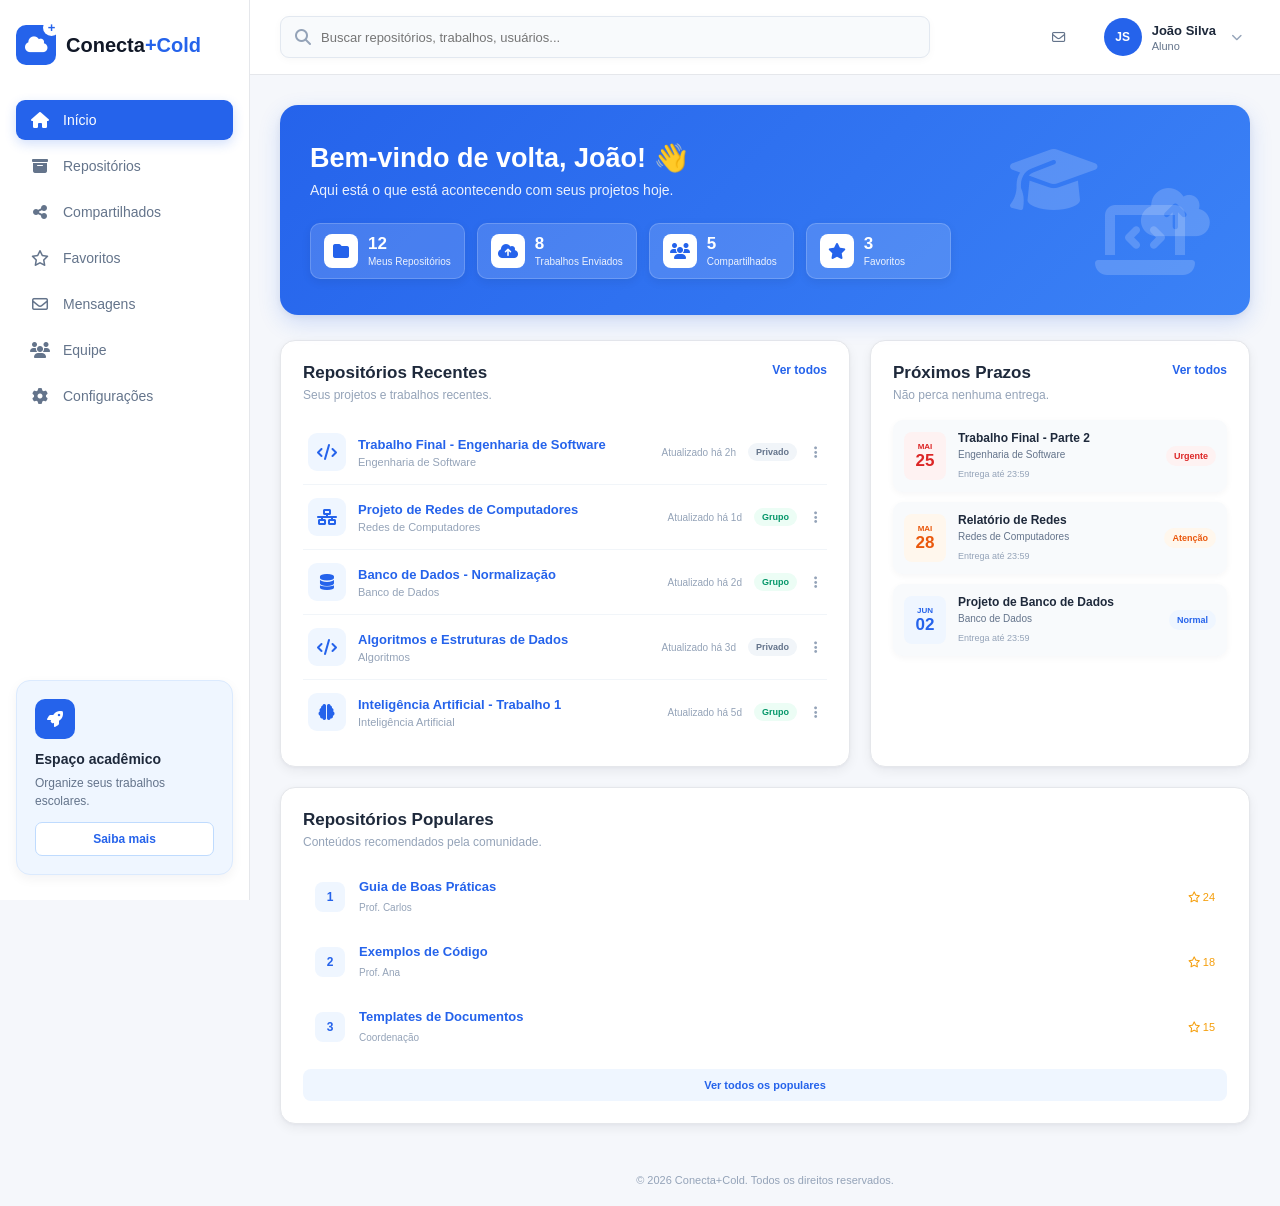
<file: home.html>
<!DOCTYPE html>
<html lang="pt-BR">

<head>

    <meta charset="UTF-8">

    <meta name="viewport"
          content="width=device-width, initial-scale=1.0">

    <title>Conecta+Cold | Início</title>

    <link rel="stylesheet"
          href="https://cdnjs.cloudflare.com/ajax/libs/font-awesome/6.5.2/css/all.min.css">

    <link rel="stylesheet"
          href="home.css">

</head>


<body>


    <!-- =====================================================
         SIDEBAR
    ====================================================== -->

    <aside class="sidebar">


        <!-- LOGO -->

        <a href="home.html"
           class="logo">

            <div class="logo-icon">

                <i class="fa-solid fa-cloud"></i>

                <b>+</b>

            </div>

            <span>
                Conecta<span>+Cold</span>
            </span>

        </a>



        <!-- =================================================
             MENU LATERAL
        ================================================== -->

        <nav class="menu">


            <!-- INÍCIO -->

            <a href="home.html"
               class="menu-item active">

                <i class="fa-solid fa-house"></i>

                <span>
                    Início
                </span>

            </a>



            <!-- REPOSITÓRIOS -->

            <a href="repositorios.html"
               class="menu-item">

                <i class="fa-solid fa-box-archive"></i>

                <span>
                    Repositórios
                </span>

            </a>





            <!-- COMPARTILHADOS -->

            <a href="compartilhados.html"
               class="menu-item">

                <i class="fa-solid fa-share-nodes"></i>

                <span>
                    Compartilhados
                </span>

            </a>



            <!-- FAVORITOS -->

            <a href="favoritos.html"
               class="menu-item">

                <i class="fa-regular fa-star"></i>

                <span>
                    Favoritos
                </span>

            </a>



            <!-- ATIVIDADES REMOVIDA -->



            <!-- MENSAGENS -->

            <a href="mensagens.html"
               class="menu-item">

                <i class="fa-regular fa-envelope"></i>

                <span>
                    Mensagens
                </span>

            </a>



            <!-- EQUIPE -->

            <a href="equipe.html"
               class="menu-item">

                <i class="fa-solid fa-users"></i>

                <span>
                    Equipe
                </span>

            </a>



            <!-- CONFIGURAÇÕES -->

            <a href="#configuracoes"
               class="menu-item">

                <i class="fa-solid fa-gear"></i>

                <span>
                    Configurações
                </span>

            </a>


        </nav>



        <!-- =================================================
             CARD INFERIOR
        ================================================== -->

        <div class="upgrade">


            <div class="upgrade-icon">

                <i class="fa-solid fa-rocket"></i>

            </div>


            <strong>
                Espaço acadêmico
            </strong>


            <p>
                Organize seus trabalhos
                escolares.
            </p>


            <button>
                Saiba mais
            </button>


        </div>


    </aside>



    <!-- =====================================================
         CONTEÚDO PRINCIPAL
    ====================================================== -->

    <main class="main">


        <!-- =================================================
             TOPBAR
        ================================================== -->

        <header class="topbar">


            <!-- BOTÃO MENU MOBILE -->

            <button class="menu-button">

                <i class="fa-solid fa-bars"></i>

            </button>



            <!-- PESQUISA -->

            <div class="search">

                <i class="fa-solid fa-magnifying-glass"></i>

                <input
                    type="text"
                    placeholder="Buscar repositórios, trabalhos, usuários...">

            </div>



            <!-- AÇÕES -->

            <div class="top-actions">


                <!-- MENSAGENS -->

                <button class="icon-button">

                    <i class="fa-regular fa-envelope"></i>

                </button>



                <!-- =================================================
                     PERFIL
                ================================================== -->

                <div class="profile-container">


                    <!-- BOTÃO DO PERFIL -->

                    <div class="profile"
                         id="profileButton">


                        <div class="avatar">
                            JS
                        </div>


                        <div>

                            <strong>
                                João Silva
                            </strong>

                            <small>
                                Aluno
                            </small>

                        </div>


                        <i class="fa-solid fa-chevron-down"></i>


                    </div>



                    <!-- =================================================
                         MENU DO PERFIL
                    ================================================== -->

                    <div class="profile-menu"
                         id="profileMenu">


                        <!-- VER PERFIL -->

                        <a href="configuracoes.html">

                            <i class="fa-regular fa-user"></i>

                            <span>
                                Ver perfil
                            </span>

                        </a>



                        <!-- CONFIGURAÇÕES -->

                        <a href="configuracoes.html">

                            <i class="fa-solid fa-gear"></i>

                            <span>
                                Configurações
                            </span>

                        </a>



                        <div class="profile-divider"></div>



                        <!-- SAIR -->

                        <a href="index.html"
                           class="logout">

                            <i class="fa-solid fa-right-from-bracket"></i>

                            <span>
                                Sair
                            </span>

                        </a>


                    </div>


                </div>


            </div>


        </header>



        <!-- =================================================
             CONTEÚDO
        ================================================== -->

        <div class="content">


            <!-- =================================================
                 BOAS-VINDAS
            ================================================== -->

            <section class="welcome">


                <div class="welcome-text">


                    <h1>
                        Bem-vindo de volta,
                        João! 👋
                    </h1>


                    <p>
                        Aqui está o que está acontecendo
                        com seus projetos hoje.
                    </p>



                    <!-- ESTATÍSTICAS -->

                    <div class="stats">


                        <!-- REPOSITÓRIOS -->

                        <div class="stat">

                            <div class="stat-icon blue">

                                <i class="fa-solid fa-folder"></i>

                            </div>


                            <div>

                                <strong>
                                    12
                                </strong>

                                <span>
                                    Meus Repositórios
                                </span>

                            </div>

                        </div>



                        <!-- TRABALHOS -->

                        <div class="stat">

                            <div class="stat-icon green">

                                <i class="fa-solid fa-cloud-arrow-up"></i>

                            </div>


                            <div>

                                <strong>
                                    8
                                </strong>

                                <span>
                                    Trabalhos Enviados
                                </span>

                            </div>

                        </div>



                        <!-- COMPARTILHADOS -->

                        <div class="stat">

                            <div class="stat-icon purple">

                                <i class="fa-solid fa-users"></i>

                            </div>


                            <div>

                                <strong>
                                    5
                                </strong>

                                <span>
                                    Compartilhados
                                </span>

                            </div>

                        </div>



                        <!-- FAVORITOS -->

                        <div class="stat">

                            <div class="stat-icon yellow">

                                <i class="fa-solid fa-star"></i>

                            </div>


                            <div>

                                <strong>
                                    3
                                </strong>

                                <span>
                                    Favoritos
                                </span>

                            </div>

                        </div>


                    </div>


                </div>



                <!-- ILUSTRAÇÃO -->

                <div class="welcome-illustration">

                    <i class="fa-solid fa-graduation-cap"></i>

                    <i class="fa-solid fa-laptop-code"></i>

                    <i class="fa-solid fa-cloud-arrow-up"></i>

                </div>


            </section>



            <!-- =================================================
                 GRID PRINCIPAL
            ================================================== -->

            <div class="dashboard-grid">


                <!-- =================================================
                     REPOSITÓRIOS
                ================================================== -->

                <section class="panel repositories"
                         id="repositorios">


                    <div class="panel-header">


                        <div>

                            <h2>
                                Repositórios Recentes
                            </h2>

                            <p>
                                Seus projetos e trabalhos recentes.
                            </p>

                        </div>


                        <button>
                            Ver todos
                        </button>


                    </div>



                    <div class="repository-list">


                        <!-- REPOSITÓRIO 1 -->

                        <article class="repository">


                            <div class="repo-icon">

                                <i class="fa-solid fa-code"></i>

                            </div>


                            <div class="repo-info">

                                <a href="#">
                                    Trabalho Final -
                                    Engenharia de Software
                                </a>

                                <span>
                                    Engenharia de Software
                                </span>

                            </div>


                            <span class="updated">
                                Atualizado há 2h
                            </span>


                            <span class="visibility private">
                                Privado
                            </span>


                            <button class="more">

                                <i class="fa-solid fa-ellipsis-vertical"></i>

                            </button>


                        </article>



                        <!-- REPOSITÓRIO 2 -->

                        <article class="repository">


                            <div class="repo-icon">

                                <i class="fa-solid fa-network-wired"></i>

                            </div>


                            <div class="repo-info">

                                <a href="#">
                                    Projeto de Redes
                                    de Computadores
                                </a>

                                <span>
                                    Redes de Computadores
                                </span>

                            </div>


                            <span class="updated">
                                Atualizado há 1d
                            </span>


                            <span class="visibility group">
                                Grupo
                            </span>


                            <button class="more">

                                <i class="fa-solid fa-ellipsis-vertical"></i>

                            </button>


                        </article>



                        <!-- REPOSITÓRIO 3 -->

                        <article class="repository">


                            <div class="repo-icon">

                                <i class="fa-solid fa-database"></i>

                            </div>


                            <div class="repo-info">

                                <a href="#">
                                    Banco de Dados -
                                    Normalização
                                </a>

                                <span>
                                    Banco de Dados
                                </span>

                            </div>


                            <span class="updated">
                                Atualizado há 2d
                            </span>


                            <span class="visibility group">
                                Grupo
                            </span>


                            <button class="more">

                                <i class="fa-solid fa-ellipsis-vertical"></i>

                            </button>


                        </article>



                        <!-- REPOSITÓRIO 4 -->

                        <article class="repository">


                            <div class="repo-icon">

                                <i class="fa-solid fa-code"></i>

                            </div>


                            <div class="repo-info">

                                <a href="#">
                                    Algoritmos e
                                    Estruturas de Dados
                                </a>

                                <span>
                                    Algoritmos
                                </span>

                            </div>


                            <span class="updated">
                                Atualizado há 3d
                            </span>


                            <span class="visibility private">
                                Privado
                            </span>


                            <button class="more">

                                <i class="fa-solid fa-ellipsis-vertical"></i>

                            </button>


                        </article>



                        <!-- REPOSITÓRIO 5 -->

                        <article class="repository">


                            <div class="repo-icon">

                                <i class="fa-solid fa-brain"></i>

                            </div>


                            <div class="repo-info">

                                <a href="#">
                                    Inteligência Artificial -
                                    Trabalho 1
                                </a>

                                <span>
                                    Inteligência Artificial
                                </span>

                            </div>


                            <span class="updated">
                                Atualizado há 5d
                            </span>


                            <span class="visibility group">
                                Grupo
                            </span>


                            <button class="more">

                                <i class="fa-solid fa-ellipsis-vertical"></i>

                            </button>


                        </article>


                    </div>


                </section>



                <!-- =================================================
                     PRAZOS
                ================================================== -->

                <section class="panel deadlines">


                    <div class="panel-header">


                        <div>

                            <h2>
                                Próximos Prazos
                            </h2>

                            <p>
                                Não perca nenhuma entrega.
                            </p>

                        </div>


                        <button>
                            Ver todos
                        </button>


                    </div>



                    <div class="deadline-list">


                        <!-- PRAZO 1 -->

                        <div class="deadline">


                            <div class="date red">

                                <span>
                                    MAI
                                </span>

                                <strong>
                                    25
                                </strong>

                            </div>


                            <div>

                                <strong>
                                    Trabalho Final -
                                    Parte 2
                                </strong>

                                <span>
                                    Engenharia de Software
                                </span>

                                <small>
                                    Entrega até 23:59
                                </small>

                            </div>


                            <label class="urgent">
                                Urgente
                            </label>


                        </div>



                        <!-- PRAZO 2 -->

                        <div class="deadline">


                            <div class="date orange">

                                <span>
                                    MAI
                                </span>

                                <strong>
                                    28
                                </strong>

                            </div>


                            <div>

                                <strong>
                                    Relatório de Redes
                                </strong>

                                <span>
                                    Redes de Computadores
                                </span>

                                <small>
                                    Entrega até 23:59
                                </small>

                            </div>


                            <label class="attention">
                                Atenção
                            </label>


                        </div>



                        <!-- PRAZO 3 -->

                        <div class="deadline">


                            <div class="date blue-date">

                                <span>
                                    JUN
                                </span>

                                <strong>
                                    02
                                </strong>

                            </div>


                            <div>

                                <strong>
                                    Projeto de Banco
                                    de Dados
                                </strong>

                                <span>
                                    Banco de Dados
                                </span>

                                <small>
                                    Entrega até 23:59
                                </small>

                            </div>


                            <label class="normal">
                                Normal
                            </label>


                        </div>


                    </div>


                </section>



                <!-- =================================================
                     POPULARES
                ================================================== -->

                <section class="panel popular">


                    <div class="panel-header">


                        <div>

                            <h2>
                                Repositórios Populares
                            </h2>

                            <p>
                                Conteúdos recomendados pela comunidade.
                            </p>

                        </div>


                    </div>



                    <div class="popular-list">


                        <!-- POPULAR 1 -->

                        <div class="popular-item">


                            <span class="rank">
                                1
                            </span>


                            <div>

                                <a href="#">
                                    Guia de Boas Práticas
                                </a>

                                <small>
                                    Prof. Carlos
                                </small>

                            </div>


                            <span class="stars">

                                <i class="fa-regular fa-star"></i>

                                24

                            </span>


                        </div>



                        <!-- POPULAR 2 -->

                        <div class="popular-item">


                            <span class="rank">
                                2
                            </span>


                            <div>

                                <a href="#">
                                    Exemplos de Código
                                </a>

                                <small>
                                    Prof. Ana
                                </small>

                            </div>


                            <span class="stars">

                                <i class="fa-regular fa-star"></i>

                                18

                            </span>


                        </div>



                        <!-- POPULAR 3 -->

                        <div class="popular-item">


                            <span class="rank">
                                3
                            </span>


                            <div>

                                <a href="#">
                                    Templates de Documentos
                                </a>

                                <small>
                                    Coordenação
                                </small>

                            </div>


                            <span class="stars">

                                <i class="fa-regular fa-star"></i>

                                15

                            </span>


                        </div>


                    </div>



                    <button class="view-all">
                        Ver todos os populares
                    </button>


                </section>


            </div>


        </div>



        <!-- =================================================
             FOOTER
        ================================================== -->

        <footer>

            © 2026 Conecta+Cold.
            Todos os direitos reservados.

        </footer>


    </main>



    <!-- =====================================================
         JAVASCRIPT
    ====================================================== -->

    <script>

        /* =====================================================
           BOTÃO DO MENU LATERAL
        ====================================================== */
    
        const menuButton = document.querySelector(".menu-button");
        const sidebar = document.querySelector(".sidebar");
    
        menuButton.addEventListener("click", () => {
    
            sidebar.classList.toggle("open");
    
        });
    
    
        /* =====================================================
           PESQUISA DOS REPOSITÓRIOS
        ====================================================== */
    
        const search = document.querySelector(".search input");
        const repositories = document.querySelectorAll(".repository");
    
        search.addEventListener("input", () => {
    
            const value = search.value.toLowerCase().trim();
    
            repositories.forEach(repository => {
    
                const text = repository.textContent.toLowerCase();
    
                if (text.includes(value)) {
    
                    repository.style.display = "flex";
    
                } else {
    
                    repository.style.display = "none";
    
                }
    
            });
    
        });
    
    
        /* =====================================================
           MENU DO PERFIL
        ====================================================== */
    
        const profileButton = document.querySelector("#profileButton");
        const profileContainer = document.querySelector(".profile-container");
    
        profileButton.addEventListener("click", (event) => {
    
            event.stopPropagation();
    
            profileContainer.classList.toggle("open");
    
        });
    
    
        /* =====================================================
           FECHAR MENU DO PERFIL AO CLICAR FORA
        ====================================================== */
    
        document.addEventListener("click", (event) => {
    
            if (!profileContainer.contains(event.target)) {
    
                profileContainer.classList.remove("open");
    
            }
    
        });
    
    
        /* =====================================================
           MENU LATERAL - DEIXAR ITEM SELECIONADO AZUL
        ====================================================== */
    
        const menuItems = document.querySelectorAll(".menu-item");
    
        menuItems.forEach(item => {
    
            item.addEventListener("click", function() {
    
                menuItems.forEach(menu => {
                    menu.classList.remove("active");
                });
    
                this.classList.add("active");
    
            });
    
        });
    
    
        /* =====================================================
           FECHAR SIDEBAR NO CELULAR AO CLICAR EM UM ITEM
        ====================================================== */
    
        menuItems.forEach(item => {
    
            item.addEventListener("click", () => {
    
                if (window.innerWidth <= 900) {
    
                    sidebar.classList.remove("open");
    
                }
    
            });
    
        });
    
    </script>


</body>

</html>
</file>
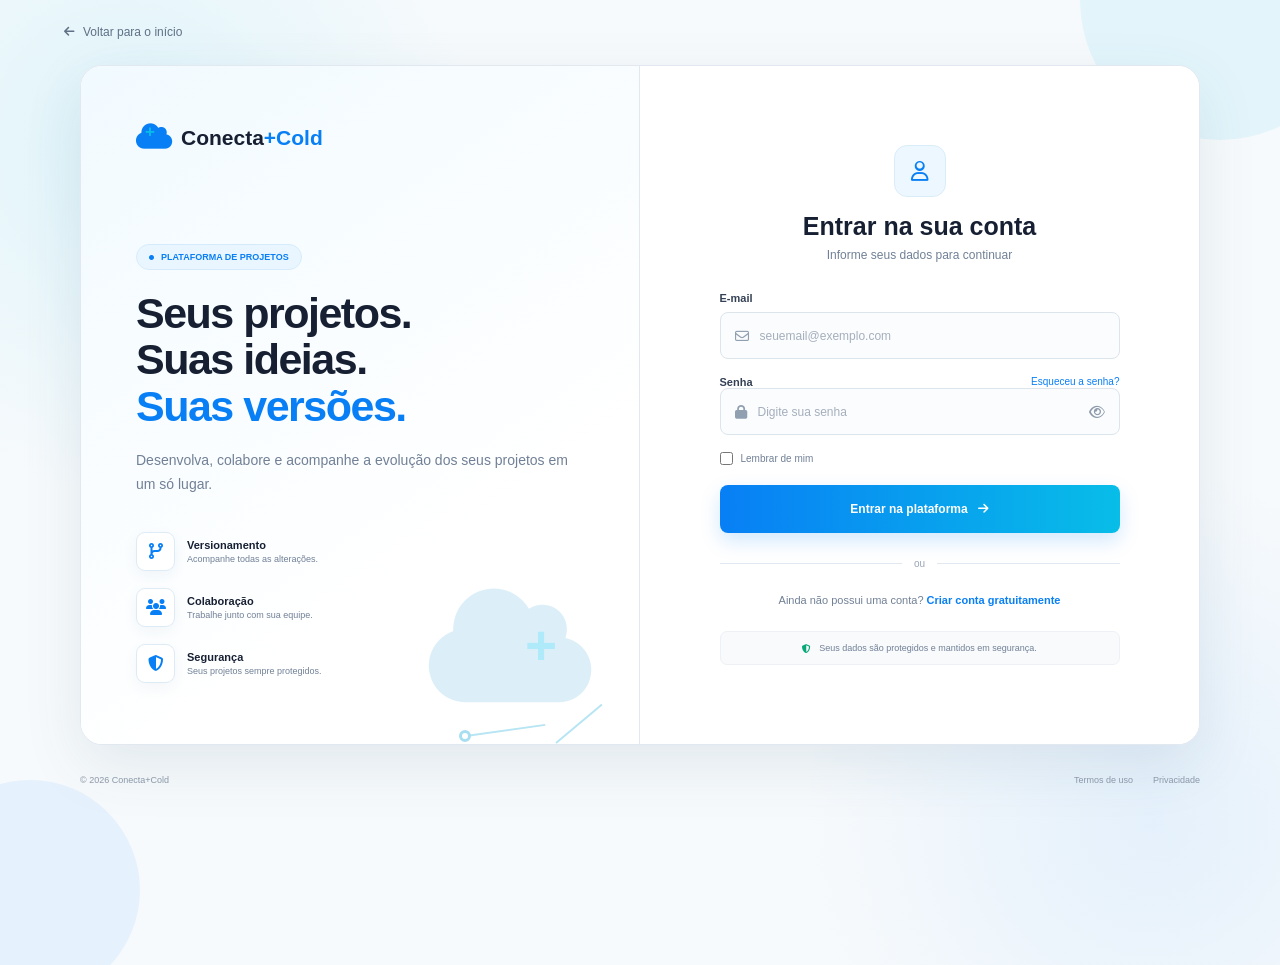
<file: login.html>
<!DOCTYPE html>
<html lang="pt-BR">

<head>

    <meta charset="UTF-8">

    <meta name="viewport"
          content="width=device-width, initial-scale=1.0">

    <title>Conecta+Cold | Acesso</title>

    <link rel="stylesheet"
          href="https://cdnjs.cloudflare.com/ajax/libs/font-awesome/6.5.2/css/all.min.css">

    <link rel="stylesheet"
          href="login.css">

</head>


<body>


    <!-- FUNDO -->

    <div class="background-decoration decoration-one"></div>

    <div class="background-decoration decoration-two"></div>



    <!-- VOLTAR -->

    <a href="index.html"
       class="back-button">

        <i class="fa-solid fa-arrow-left"></i>

        Voltar para o início

    </a>



    <!-- CONTAINER -->

    <main class="login-container">


        <!-- =================================================
             LADO ESQUERDO
        ================================================== -->

        <section class="login-info">


            <a href="index.html"
               class="logo">

                <div class="logo-icon">

                    <i class="fa-solid fa-cloud"></i>

                    <b>+</b>

                </div>

                <span>
                    Conecta<span>+Cold</span>
                </span>

            </a>



            <div class="info-content">


                <div class="small-badge">

                    <i class="fa-solid fa-circle"></i>

                    PLATAFORMA DE PROJETOS

                </div>


                <h1 id="sideTitle">

                    Seus projetos.

                    <br>

                    Suas ideias.

                    <br>

                    <strong>
                        Suas versões.
                    </strong>

                </h1>


                <p id="sideText">

                    Desenvolva, colabore e acompanhe
                    a evolução dos seus projetos em
                    um só lugar.

                </p>


                <div class="benefits">


                    <div class="benefit">

                        <div class="benefit-icon">

                            <i class="fa-solid fa-code-branch"></i>

                        </div>

                        <div>

                            <strong>
                                Versionamento
                            </strong>

                            <span>
                                Acompanhe todas as alterações.
                            </span>

                        </div>

                    </div>


                    <div class="benefit">

                        <div class="benefit-icon">

                            <i class="fa-solid fa-users"></i>

                        </div>

                        <div>

                            <strong>
                                Colaboração
                            </strong>

                            <span>
                                Trabalhe junto com sua equipe.
                            </span>

                        </div>

                    </div>


                    <div class="benefit">

                        <div class="benefit-icon">

                            <i class="fa-solid fa-shield-halved"></i>

                        </div>

                        <div>

                            <strong>
                                Segurança
                            </strong>

                            <span>
                                Seus projetos sempre protegidos.
                            </span>

                        </div>

                    </div>


                </div>

            </div>


            <div class="connection-graphic">

                <div class="graphic-line line-one"></div>

                <div class="graphic-line line-two"></div>

                <div class="graphic-node node-one"></div>

                <div class="graphic-node node-two"></div>

                <div class="graphic-node node-three"></div>

                <i class="fa-solid fa-cloud"></i>

                <span>+</span>

            </div>


        </section>



        <!-- =================================================
             LADO DIREITO
        ================================================== -->

        <section class="login-area">


            <div class="login-card">


                <!-- LOGO MOBILE -->

                <div class="mobile-logo">

                    <div class="logo-icon">

                        <i class="fa-solid fa-cloud"></i>

                        <b>+</b>

                    </div>

                    <span>
                        Conecta<span>+Cold</span>
                    </span>

                </div>



                <!-- =================================================
                     LOGIN
                ================================================== -->

                <div id="loginFormContainer"
                     class="form-container active">


                    <div class="form-header">


                        <div class="user-icon">

                            <i class="fa-regular fa-user"></i>

                        </div>


                        <h2>
                            Entrar na sua conta
                        </h2>


                        <p>
                            Informe seus dados para continuar
                        </p>


                    </div>



                    <form id="loginForm">


                        <div class="form-group">


                            <label for="loginEmail">
                                E-mail
                            </label>


                            <div class="input-box">

                                <i class="fa-regular fa-envelope"></i>

                                <input
                                    type="email"
                                    id="loginEmail"
                                    placeholder="seuemail@exemplo.com"
                                    required>

                            </div>

                        </div>



                        <div class="form-group">


                            <div class="password-label">

                                <label for="loginSenha">
                                    Senha
                                </label>

                                <a href="#">
                                    Esqueceu a senha?
                                </a>

                            </div>


                            <div class="input-box">

                                <i class="fa-solid fa-lock"></i>


                                <input
                                    type="password"
                                    id="loginSenha"
                                    placeholder="Digite sua senha"
                                    required>


                                <button
                                    type="button"
                                    class="show-password"
                                    onclick="mostrarSenha(
                                        'loginSenha',
                                        'loginEye'
                                    )">

                                    <i
                                        class="fa-regular fa-eye"
                                        id="loginEye">
                                    </i>

                                </button>

                            </div>

                        </div>



                        <div class="remember">

                            <label>

                                <input type="checkbox">

                                <span>
                                    Lembrar de mim
                                </span>

                            </label>

                        </div>



                        <button
                            type="submit"
                            class="login-button">

                            Entrar na plataforma

                            <i class="fa-solid fa-arrow-right"></i>

                        </button>


                    </form>



                    <div class="divider">

                        <span>
                            ou
                        </span>

                    </div>



                    <p class="switch-text">

                        Ainda não possui uma conta?

                        <button
                            type="button"
                            onclick="mostrarCadastro()">

                            Criar conta gratuitamente

                        </button>

                    </p>



                    <div class="security">

                        <i class="fa-solid fa-shield-halved"></i>

                        <span>
                            Seus dados são protegidos
                            e mantidos em segurança.
                        </span>

                    </div>


                </div>



                <!-- =================================================
                     CADASTRO
                ================================================== -->

                <div id="registerFormContainer"
                     class="form-container">


                    <div class="form-header">


                        <div class="user-icon">

                            <i class="fa-solid fa-user-plus"></i>

                        </div>


                        <h2>
                            Criar sua conta
                        </h2>


                        <p>
                            Comece a organizar seus projetos
                        </p>


                    </div>



                    <form id="registerForm">


                        <div class="form-group">

                            <label for="registerName">
                                Nome completo
                            </label>


                            <div class="input-box">

                                <i class="fa-regular fa-user"></i>

                                <input
                                    type="text"
                                    id="registerName"
                                    placeholder="Digite seu nome"
                                    required>

                            </div>

                        </div>



                        <div class="form-group">

                            <label for="registerEmail">
                                E-mail
                            </label>


                            <div class="input-box">

                                <i class="fa-regular fa-envelope"></i>

                                <input
                                    type="email"
                                    id="registerEmail"
                                    placeholder="seuemail@exemplo.com"
                                    required>

                            </div>

                        </div>



                        <div class="form-group">

                            <label for="registerSenha">
                                Senha
                            </label>


                            <div class="input-box">

                                <i class="fa-solid fa-lock"></i>

                                <input
                                    type="password"
                                    id="registerSenha"
                                    placeholder="Crie uma senha"
                                    required>


                                <button
                                    type="button"
                                    class="show-password"
                                    onclick="mostrarSenha(
                                        'registerSenha',
                                        'registerEye'
                                    )">

                                    <i
                                        class="fa-regular fa-eye"
                                        id="registerEye">
                                    </i>

                                </button>

                            </div>

                        </div>



                        <div class="form-group">

                            <label for="confirmSenha">
                                Confirmar senha
                            </label>


                            <div class="input-box">

                                <i class="fa-solid fa-lock"></i>

                                <input
                                    type="password"
                                    id="confirmSenha"
                                    placeholder="Digite a senha novamente"
                                    required>


                                <button
                                    type="button"
                                    class="show-password"
                                    onclick="mostrarSenha(
                                        'confirmSenha',
                                        'confirmEye'
                                    )">

                                    <i
                                        class="fa-regular fa-eye"
                                        id="confirmEye">
                                    </i>

                                </button>

                            </div>

                        </div>



                        <div class="terms">

                            <label>

                                <input
                                    type="checkbox"
                                    id="terms"
                                    required>

                                <span>

                                    Concordo com os

                                    <a href="#">
                                        Termos de uso
                                    </a>

                                    e a

                                    <a href="#">
                                        Política de privacidade
                                    </a>.

                                </span>

                            </label>

                        </div>



                        <button
                            type="submit"
                            class="login-button">

                            Criar minha conta

                            <i class="fa-solid fa-arrow-right"></i>

                        </button>


                    </form>



                    <p class="switch-text register-switch">

                        Já possui uma conta?

                        <button
                            type="button"
                            onclick="mostrarLogin()">

                            Entrar na plataforma

                        </button>

                    </p>



                    <div class="security">

                        <i class="fa-solid fa-shield-halved"></i>

                        <span>
                            Seus dados são protegidos
                            e mantidos em segurança.
                        </span>

                    </div>


                </div>


            </div>

        </section>

    </main>



    <footer>

        <span>
            © 2026 Conecta+Cold
        </span>


        <div>

            <a href="#">
                Termos de uso
            </a>

            <a href="#">
                Privacidade
            </a>

        </div>

    </footer>



    <!-- =====================================================
         JAVASCRIPT
    ====================================================== -->

    <script>


        /* =================================================
           MOSTRAR / ESCONDER SENHA
        ================================================== */

        function mostrarSenha(inputId, iconId) {

            const input =
                document.getElementById(inputId);

            const icon =
                document.getElementById(iconId);


            if (input.type === "password") {

                input.type = "text";

                icon.classList.remove(
                    "fa-eye"
                );

                icon.classList.add(
                    "fa-eye-slash"
                );

            } else {

                input.type = "password";

                icon.classList.remove(
                    "fa-eye-slash"
                );

                icon.classList.add(
                    "fa-eye"
                );

            }

        }



        /* =================================================
           MOSTRAR CADASTRO
        ================================================== */

        function mostrarCadastro() {


            const login =
                document.getElementById(
                    "loginFormContainer"
                );


            const cadastro =
                document.getElementById(
                    "registerFormContainer"
                );


            login.classList.remove(
                "active"
            );


            cadastro.classList.add(
                "active"
            );


            document.getElementById(
                "sideTitle"
            ).innerHTML = `

                Crie sua conta.

                <br>

                Organize suas ideias.

                <br>

                <strong>
                    Evolua seus projetos.
                </strong>

            `;


            document.getElementById(
                "sideText"
            ).textContent =

                "Crie sua conta gratuitamente e comece a desenvolver, colaborar e controlar seus projetos em um só lugar.";


            window.scrollTo({
                top: 0,
                behavior: "smooth"
            });

        }



        /* =================================================
           MOSTRAR LOGIN
        ================================================== */

        function mostrarLogin() {


            const login =
                document.getElementById(
                    "loginFormContainer"
                );


            const cadastro =
                document.getElementById(
                    "registerFormContainer"
                );


            cadastro.classList.remove(
                "active"
            );


            login.classList.add(
                "active"
            );


            document.getElementById(
                "sideTitle"
            ).innerHTML = `

                Seus projetos.

                <br>

                Suas ideias.

                <br>

                <strong>
                    Suas versões.
                </strong>

            `;


            document.getElementById(
                "sideText"
            ).textContent =

                "Desenvolva, colabore e acompanhe a evolução dos seus projetos em um só lugar.";

        }



        /* =================================================
           LOGIN
           
           SEM BANCO DE DADOS
        ================================================== */

        document
            .getElementById("loginForm")
            .addEventListener(
                "submit",
                function(event) {


                    event.preventDefault();


                    const email =
                        document.getElementById(
                            "loginEmail"
                        ).value.trim();


                    const senha =
                        document.getElementById(
                            "loginSenha"
                        ).value;


                    if (
                        email === "" ||
                        senha === ""
                    ) {

                        alert(
                            "Preencha todos os campos."
                        );

                        return;

                    }


                    localStorage.setItem(
                        "usuarioEmail",
                        email
                    );


                    window.location.href =
                        "home.html";


                }
            );



        /* =================================================
           CADASTRO
           
           SEM BANCO DE DADOS
        ================================================== */

        document
            .getElementById("registerForm")
            .addEventListener(
                "submit",
                function(event) {


                    event.preventDefault();


                    const nome =
                        document.getElementById(
                            "registerName"
                        ).value.trim();


                    const email =
                        document.getElementById(
                            "registerEmail"
                        ).value.trim();


                    const senha =
                        document.getElementById(
                            "registerSenha"
                        ).value;


                    const confirmar =
                        document.getElementById(
                            "confirmSenha"
                        ).value;


                    if (
                        nome === "" ||
                        email === "" ||
                        senha === "" ||
                        confirmar === ""
                    ) {

                        alert(
                            "Preencha todos os campos."
                        );

                        return;

                    }


                    if (
                        senha !== confirmar
                    ) {

                        alert(
                            "As senhas não são iguais."
                        );

                        return;

                    }


                    localStorage.setItem(
                        "usuarioNome",
                        nome
                    );


                    localStorage.setItem(
                        "usuarioEmail",
                        email
                    );


                    window.location.href =
                        "home.html";


                }
            );



        /* =================================================
           VERIFICA SE VEIO DA LANDING PAGE
           
           login.html?cadastro=true
           
           SE SIM → ABRE CADASTRO
        ================================================== */

        const parametros =
            new URLSearchParams(
                window.location.search
            );


        if (
            parametros.get("cadastro")
            === "true"
        ) {

            mostrarCadastro();

        }


    </script>

</body>

</html>
</file>
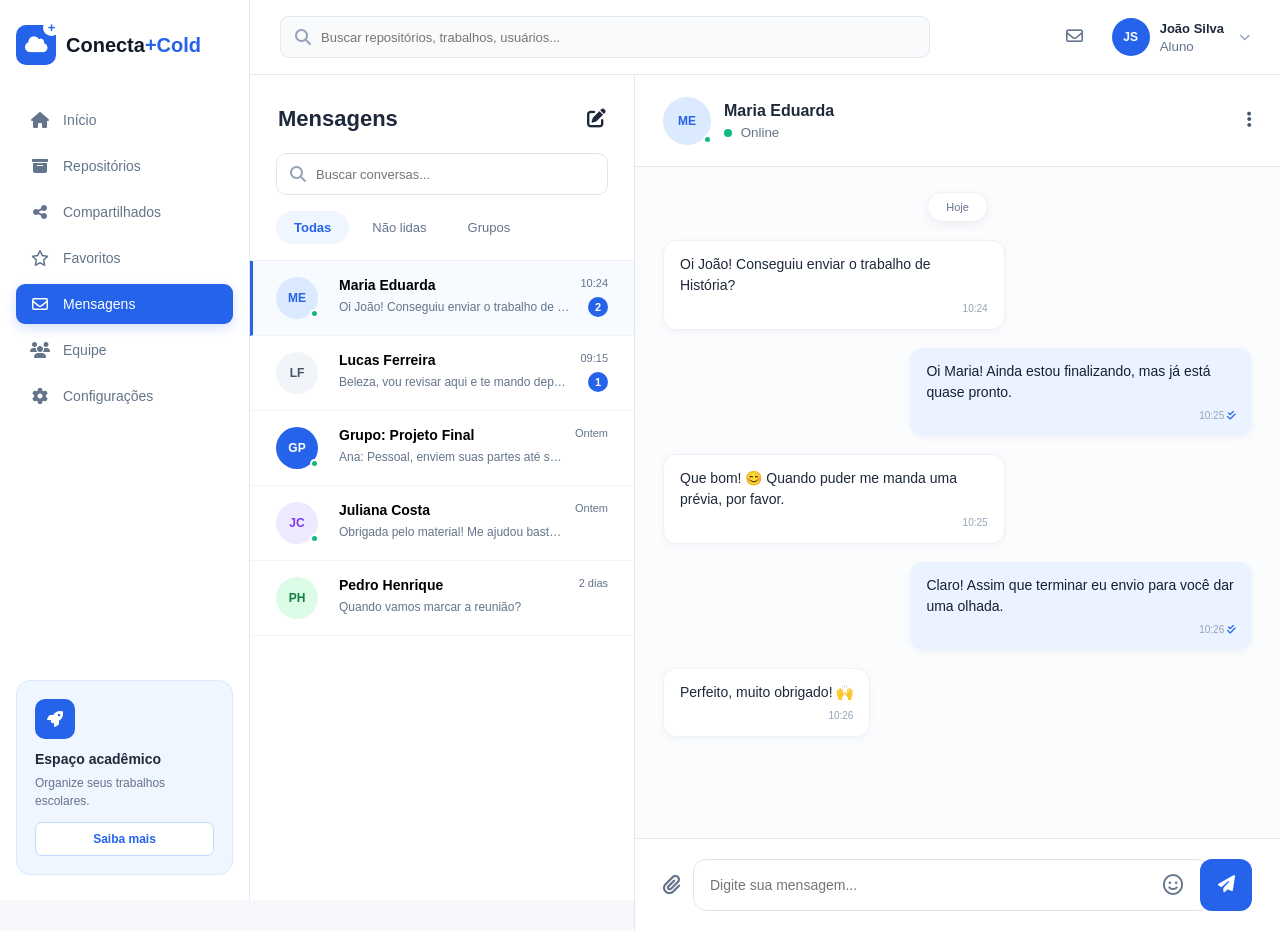
<file: mensagens.html>
<!DOCTYPE html>
<html lang="pt-BR">
<head>
    <meta charset="UTF-8">
    <meta name="viewport" content="width=device-width, initial-scale=1.0">
    <title>Conecta+Cold | Mensagens</title>
    <link rel="stylesheet" href="https://cdnjs.cloudflare.com/ajax/libs/font-awesome/6.5.2/css/all.min.css">
    <link rel="stylesheet" href="mensagens.css">
</head>
<body>

<aside class="sidebar">
    <a href="home.html" class="logo">
        <div class="logo-icon"><i class="fa-solid fa-cloud"></i><b>+</b></div>
        <span>Conecta<span>+Cold</span></span>
    </a>

    <nav class="menu">
        <a href="home.html" class="menu-item"><i class="fa-solid fa-house"></i><span>Início</span></a>
        <a href="repositorios.html" class="menu-item"><i class="fa-solid fa-box-archive"></i><span>Repositórios</span></a>
        <a href="compartilhados.html" class="menu-item"><i class="fa-solid fa-share-nodes"></i><span>Compartilhados</span></a>
        <a href="favoritos.html" class="menu-item"><i class="fa-regular fa-star"></i><span>Favoritos</span></a>
        <a href="mensagens.html" class="menu-item active"><i class="fa-regular fa-envelope"></i><span>Mensagens</span></a>
        <a href="equipe.html" class="menu-item"><i class="fa-solid fa-users"></i><span>Equipe</span></a>
        <a href="configuracoes.html" class="menu-item"><i class="fa-solid fa-gear"></i><span>Configurações</span></a>
    </nav>

    <div class="upgrade">
        <div class="upgrade-icon"><i class="fa-solid fa-rocket"></i></div>
        <strong>Espaço acadêmico</strong>
        <p>Organize seus trabalhos escolares.</p>
        <button>Saiba mais</button>
    </div>
</aside>

<main class="main">
    <header class="topbar">
        <button class="menu-button"><i class="fa-solid fa-bars"></i></button>

        <div class="search">
            <i class="fa-solid fa-magnifying-glass"></i>
            <input type="text" placeholder="Buscar repositórios, trabalhos, usuários...">
        </div>

        <div class="top-actions">
            <button class="icon-button"><i class="fa-regular fa-envelope"></i></button>

            <div class="profile-container">
                <div class="profile" id="profileButton">
                    <div class="avatar">JS</div>
                    <div>
                        <strong>João Silva</strong>
                        <small>Aluno</small>
                    </div>
                    <i class="fa-solid fa-chevron-down"></i>
                </div>

                <div class="profile-menu" id="profileMenu">
                    <a href="configuracoes.html"><i class="fa-regular fa-user"></i>Ver perfil</a>
                    <a href="configuracoes.html"><i class="fa-solid fa-gear"></i>Configurações</a>
                    <div class="profile-divider"></div>
                    <a href="index.html" class="logout"><i class="fa-solid fa-right-from-bracket"></i>Sair</a>
                </div>
            </div>
        </div>
    </header>

    <section class="messages">
        <div class="conversation-list">
            <div class="list-header">
                <h1>Mensagens</h1>
                <button class="new-message" title="Nova mensagem"><i class="fa-solid fa-pen-to-square"></i></button>
            </div>

            <div class="conversation-search">
                <i class="fa-solid fa-magnifying-glass"></i>
                <input id="conversationSearch" type="text" placeholder="Buscar conversas...">
            </div>

            <div class="tabs">
                <button class="tab active">Todas</button>
                <button class="tab">Não lidas</button>
                <button class="tab">Grupos</button>
            </div>

            <div class="conversations" id="conversations">
                <button class="conversation active" data-name="Maria Eduarda">
                    <div class="contact-avatar maria">ME<span></span></div>
                    <div class="conversation-info">
                        <strong>Maria Eduarda</strong>
                        <p>Oi João! Conseguiu enviar o trabalho de História?</p>
                    </div>
                    <div class="conversation-meta"><small>10:24</small><b>2</b></div>
                </button>

                <button class="conversation" data-name="Lucas Ferreira">
                    <div class="contact-avatar lucas">LF</div>
                    <div class="conversation-info">
                        <strong>Lucas Ferreira</strong>
                        <p>Beleza, vou revisar aqui e te mando depois.</p>
                    </div>
                    <div class="conversation-meta"><small>09:15</small><b>1</b></div>
                </button>

                <button class="conversation" data-name="Grupo: Projeto Final">
                    <div class="contact-avatar group">GP<span></span></div>
                    <div class="conversation-info">
                        <strong>Grupo: Projeto Final</strong>
                        <p>Ana: Pessoal, enviem suas partes até sexta-feira.</p>
                    </div>
                    <div class="conversation-meta"><small>Ontem</small></div>
                </button>

                <button class="conversation" data-name="Juliana Costa">
                    <div class="contact-avatar juliana">JC<span></span></div>
                    <div class="conversation-info">
                        <strong>Juliana Costa</strong>
                        <p>Obrigada pelo material! Me ajudou bastante.</p>
                    </div>
                    <div class="conversation-meta"><small>Ontem</small></div>
                </button>

                <button class="conversation" data-name="Pedro Henrique">
                    <div class="contact-avatar pedro">PH</div>
                    <div class="conversation-info">
                        <strong>Pedro Henrique</strong>
                        <p>Quando vamos marcar a reunião?</p>
                    </div>
                    <div class="conversation-meta"><small>2 dias</small></div>
                </button>
            </div>
        </div>

        <div class="chat">
            <div class="chat-header">
                <div class="chat-contact">
                    <div class="contact-avatar maria big">ME<span></span></div>
                    <div><strong>Maria Eduarda</strong><small><i></i> Online</small></div>
                </div>
                <button class="chat-options"><i class="fa-solid fa-ellipsis-vertical"></i></button>
            </div>

            <div class="chat-body" id="chatBody">
                <div class="date">Hoje</div>

                <div class="message received">
                    <p>Oi João! Conseguiu enviar o trabalho de História?</p>
                    <small>10:24</small>
                </div>

                <div class="message sent">
                    <p>Oi Maria! Ainda estou finalizando, mas já está quase pronto.</p>
                    <small>10:25 <i class="fa-solid fa-check-double"></i></small>
                </div>

                <div class="message received">
                    <p>Que bom! 😊 Quando puder me manda uma prévia, por favor.</p>
                    <small>10:25</small>
                </div>

                <div class="message sent">
                    <p>Claro! Assim que terminar eu envio para você dar uma olhada.</p>
                    <small>10:26 <i class="fa-solid fa-check-double"></i></small>
                </div>

                <div class="message received">
                    <p>Perfeito, muito obrigado! 🙌</p>
                    <small>10:26</small>
                </div>
            </div>

            <form class="message-form" id="messageForm">
                <button type="button" class="attach"><i class="fa-solid fa-paperclip"></i></button>
                <input id="messageInput" type="text" placeholder="Digite sua mensagem..." autocomplete="off">
                <button type="button" class="emoji"><i class="fa-regular fa-face-smile"></i></button>
                <button class="send" type="submit"><i class="fa-solid fa-paper-plane"></i></button>
            </form>
        </div>
    </section>
</main>

<script>
const menuButton = document.querySelector(".menu-button");
const sidebar = document.querySelector(".sidebar");
menuButton.addEventListener("click", () => sidebar.classList.toggle("open"));

const profileButton = document.querySelector("#profileButton");
const profileContainer = document.querySelector(".profile-container");
profileButton.addEventListener("click", e => {
    e.stopPropagation();
    profileContainer.classList.toggle("open");
});
document.addEventListener("click", e => {
    if (!profileContainer.contains(e.target)) profileContainer.classList.remove("open");
});

const input = document.querySelector("#conversationSearch");
const conversations = document.querySelectorAll(".conversation");
input.addEventListener("input", () => {
    const value = input.value.toLowerCase();
    conversations.forEach(item => {
        item.style.display = item.textContent.toLowerCase().includes(value) ? "grid" : "none";
    });
});

document.querySelectorAll(".conversation").forEach(item => {
    item.addEventListener("click", () => {
        document.querySelector(".conversation.active")?.classList.remove("active");
        item.classList.add("active");
    });
});

const form = document.querySelector("#messageForm");
const messageInput = document.querySelector("#messageInput");
const chatBody = document.querySelector("#chatBody");

form.addEventListener("submit", e => {
    e.preventDefault();
    const text = messageInput.value.trim();
    if (!text) return;

    const message = document.createElement("div");
    message.className = "message sent";
    message.innerHTML = `<p></p><small>agora <i class="fa-solid fa-check-double"></i></small>`;
    message.querySelector("p").textContent = text;
    chatBody.appendChild(message);
    messageInput.value = "";
    chatBody.scrollTop = chatBody.scrollHeight;
});
</script>
</body>
</html>
</file>
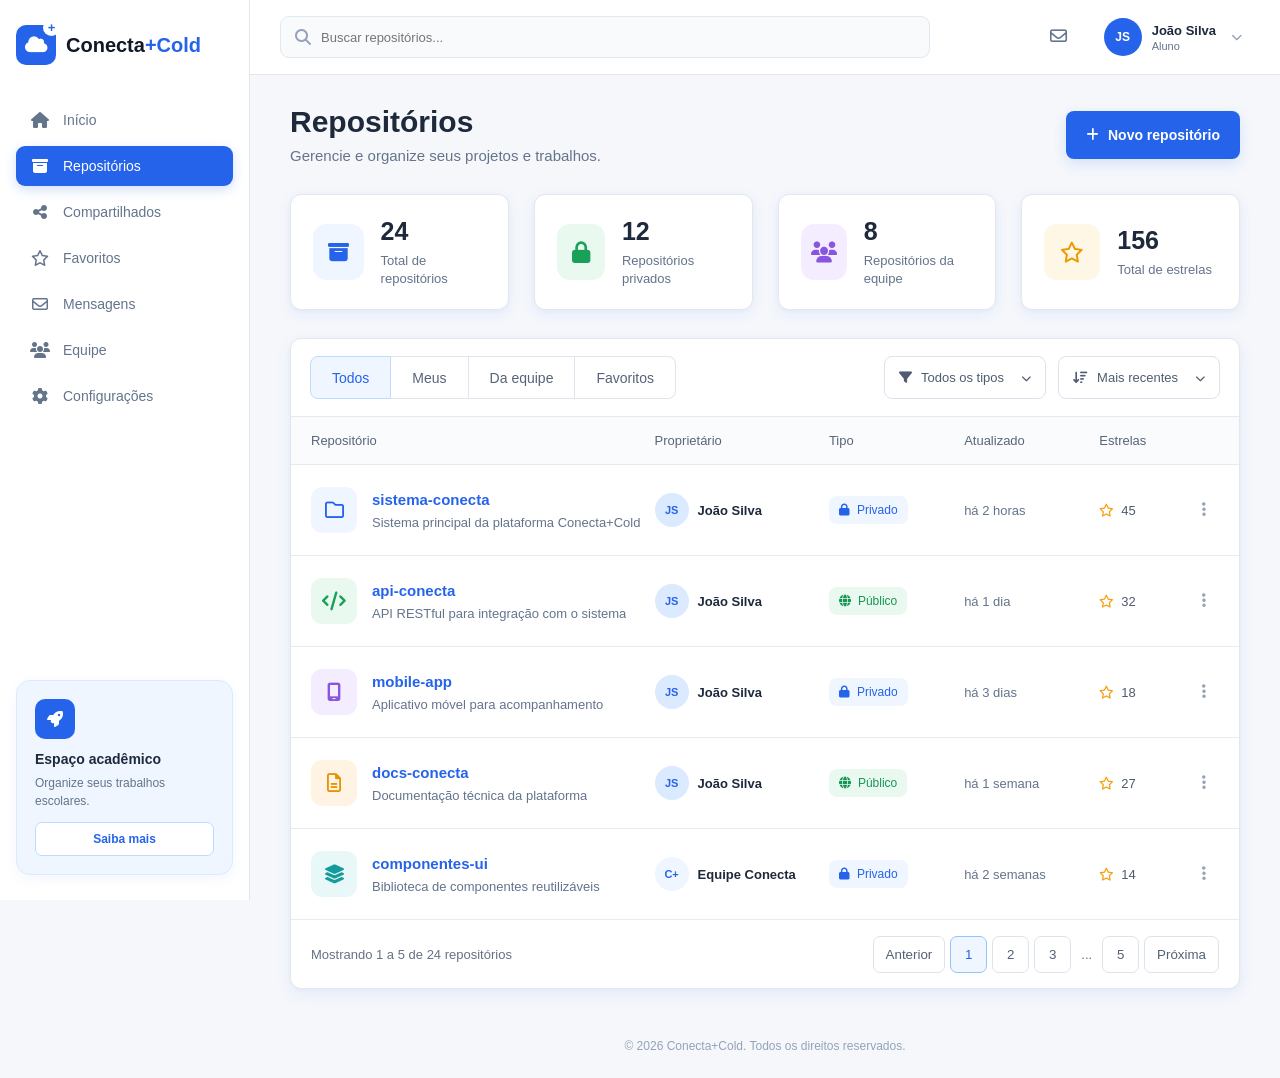
<file: repositorios.html>
<!DOCTYPE html>
<html lang="pt-BR">

<head>
    <meta charset="UTF-8">
    <meta name="viewport" content="width=device-width, initial-scale=1.0">

    <title>Conecta+Cold | Repositórios</title>

    <link rel="stylesheet"
          href="https://cdnjs.cloudflare.com/ajax/libs/font-awesome/6.5.2/css/all.min.css">

    <link rel="stylesheet" href="repositorios.css">
</head>

<body>

    <!-- =====================================================
         SIDEBAR
    ====================================================== -->

    <aside class="sidebar">

        <a href="home.html" class="logo">

            <div class="logo-icon">
                <i class="fa-solid fa-cloud"></i>
                <b>+</b>
            </div>

            <span>
                Conecta<span>+Cold</span>
            </span>

        </a>


        <nav class="menu">

            <a href="home.html" class="menu-item">
                <i class="fa-solid fa-house"></i>
                <span>Início</span>
            </a>


            <a href="repositorios.html"
               class="menu-item active">

                <i class="fa-solid fa-box-archive"></i>
                <span>Repositórios</span>

            </a>



            <a href="compartilhados.html" class="menu-item">

                <i class="fa-solid fa-share-nodes"></i>
                <span>Compartilhados</span>

            </a>


            <a href="favoritos.html" class="menu-item">

                <i class="fa-regular fa-star"></i>
                <span>Favoritos</span>

            </a>


            <a href="mensagens.html" class="menu-item">

                <i class="fa-regular fa-envelope"></i>
                <span>Mensagens</span>

            </a>


            <a href="equipe.html" class="menu-item">

                <i class="fa-solid fa-users"></i>
                <span>Equipe</span>

            </a>


            <a href="configuracoes.html" class="menu-item">

                <i class="fa-solid fa-gear"></i>
                <span>Configurações</span>

            </a>

        </nav>


        <!-- CARD INFERIOR -->

        <div class="upgrade">

            <div class="upgrade-icon">
                <i class="fa-solid fa-rocket"></i>
            </div>

            <strong>
                Espaço acadêmico
            </strong>

            <p>
                Organize seus trabalhos
                escolares.
            </p>

            <button>
                Saiba mais
            </button>

        </div>

    </aside>



    <!-- =====================================================
         CONTEÚDO PRINCIPAL
    ====================================================== -->

    <main class="main">


        <!-- =================================================
             TOPBAR
        ================================================== -->

        <header class="topbar">

            <button class="menu-button" id="menuButton">
                <i class="fa-solid fa-bars"></i>
            </button>


            <div class="search">

                <i class="fa-solid fa-magnifying-glass"></i>

                <input
                    type="text"
                    id="searchInput"
                    placeholder="Buscar repositórios...">


            </div>


            <div class="top-actions">


                <button class="icon-button">
                    <i class="fa-regular fa-envelope"></i>
                </button>


                <!-- PERFIL -->

                <div class="profile-container">

                    <div class="profile" id="profileButton">

                        <div class="avatar">
                            JS
                        </div>

                        <div class="profile-name">

                            <strong>
                                João Silva
                            </strong>

                            <small>
                                Aluno
                            </small>

                        </div>

                        <i class="fa-solid fa-chevron-down"></i>

                    </div>


                    <!-- MENU PERFIL -->

                    <div class="profile-menu" id="profileMenu">

                        <a href="configuracoes.html">

                            <i class="fa-regular fa-user"></i>

                            <span>
                                Ver perfil
                            </span>

                        </a>


                        <a href="configuracoes.html">

                            <i class="fa-solid fa-gear"></i>

                            <span>
                                Configurações
                            </span>

                        </a>


                        <div class="profile-divider"></div>


                        <a href="index.html" class="logout">

                            <i class="fa-solid fa-right-from-bracket"></i>

                            <span>
                                Sair
                            </span>

                        </a>

                    </div>

                </div>

            </div>

        </header>



        <!-- =================================================
             CONTEÚDO
        ================================================== -->

        <div class="content">


            <!-- CABEÇALHO -->

            <section class="page-header">

                <div>

                    <h1>
                        Repositórios
                    </h1>

                    <p>
                        Gerencie e organize seus projetos e trabalhos.
                    </p>

                </div>


                <button class="new-repository">

                    <i class="fa-solid fa-plus"></i>

                    Novo repositório

                </button>

            </section>



            <!-- =================================================
                 ESTATÍSTICAS
            ================================================== -->

            <section class="stats-grid">


                <div class="stat-card">

                    <div class="stat-icon blue">

                        <i class="fa-solid fa-box-archive"></i>

                    </div>

                    <div>

                        <strong>
                            24
                        </strong>

                        <span>
                            Total de repositórios
                        </span>

                    </div>

                </div>



                <div class="stat-card">

                    <div class="stat-icon green">

                        <i class="fa-solid fa-lock"></i>

                    </div>

                    <div>

                        <strong>
                            12
                        </strong>

                        <span>
                            Repositórios privados
                        </span>

                    </div>

                </div>



                <div class="stat-card">

                    <div class="stat-icon purple">

                        <i class="fa-solid fa-users"></i>

                    </div>

                    <div>

                        <strong>
                            8
                        </strong>

                        <span>
                            Repositórios da equipe
                        </span>

                    </div>

                </div>



                <div class="stat-card">

                    <div class="stat-icon yellow">

                        <i class="fa-regular fa-star"></i>

                    </div>

                    <div>

                        <strong>
                            156
                        </strong>

                        <span>
                            Total de estrelas
                        </span>

                    </div>

                </div>

            </section>



            <!-- =================================================
                 REPOSITÓRIOS
            ================================================== -->

            <section class="repository-panel">


                <!-- FILTROS -->

                <div class="repository-tools">


                    <div class="tabs">

                        <button class="tab active">
                            Todos
                        </button>

                        <button class="tab">
                            Meus
                        </button>

                        <button class="tab">
                            Da equipe
                        </button>

                        <button class="tab">
                            Favoritos
                        </button>

                    </div>


                    <div class="filters">

                        <button class="filter">

                            <i class="fa-solid fa-filter"></i>

                            Todos os tipos

                            <i class="fa-solid fa-chevron-down"></i>

                        </button>


                        <button class="filter">

                            <i class="fa-solid fa-arrow-down-wide-short"></i>

                            Mais recentes

                            <i class="fa-solid fa-chevron-down"></i>

                        </button>

                    </div>

                </div>



                <!-- CABEÇALHO DA LISTA -->

                <div class="repository-header">

                    <span>
                        Repositório
                    </span>

                    <span>
                        Proprietário
                    </span>

                    <span>
                        Tipo
                    </span>

                    <span>
                        Atualizado
                    </span>

                    <span>
                        Estrelas
                    </span>

                    <span></span>

                </div>



                <!-- =================================================
                     REPOSITÓRIO 1
                ================================================== -->

                <article class="repository">

                    <div class="repo-main">

                        <div class="repo-icon blue">

                            <i class="fa-regular fa-folder"></i>

                        </div>

                        <div>

                            <a href="#">
                                sistema-conecta
                            </a>

                            <p>
                                Sistema principal da plataforma Conecta+Cold
                            </p>

                        </div>

                    </div>


                    <div class="owner">

                        <div class="mini-avatar">
                            JS
                        </div>

                        <strong>
                            João Silva
                        </strong>

                    </div>


                    <span class="type private">

                        <i class="fa-solid fa-lock"></i>

                        Privado

                    </span>


                    <span class="updated">
                        há 2 horas
                    </span>


                    <span class="stars">

                        <i class="fa-regular fa-star"></i>

                        45

                    </span>


                    <button class="more">

                        <i class="fa-solid fa-ellipsis-vertical"></i>

                    </button>

                </article>



                <!-- =================================================
                     REPOSITÓRIO 2
                ================================================== -->

                <article class="repository">

                    <div class="repo-main">

                        <div class="repo-icon green">

                            <i class="fa-solid fa-code"></i>

                        </div>

                        <div>

                            <a href="#">
                                api-conecta
                            </a>

                            <p>
                                API RESTful para integração com o sistema
                            </p>

                        </div>

                    </div>


                    <div class="owner">

                        <div class="mini-avatar">
                            JS
                        </div>

                        <strong>
                            João Silva
                        </strong>

                    </div>


                    <span class="type public">

                        <i class="fa-solid fa-globe"></i>

                        Público

                    </span>


                    <span class="updated">
                        há 1 dia
                    </span>


                    <span class="stars">

                        <i class="fa-regular fa-star"></i>

                        32

                    </span>


                    <button class="more">

                        <i class="fa-solid fa-ellipsis-vertical"></i>

                    </button>

                </article>



                <!-- =================================================
                     REPOSITÓRIO 3
                ================================================== -->

                <article class="repository">

                    <div class="repo-main">

                        <div class="repo-icon purple">

                            <i class="fa-solid fa-mobile-screen"></i>

                        </div>

                        <div>

                            <a href="#">
                                mobile-app
                            </a>

                            <p>
                                Aplicativo móvel para acompanhamento
                            </p>

                        </div>

                    </div>


                    <div class="owner">

                        <div class="mini-avatar">
                            JS
                        </div>

                        <strong>
                            João Silva
                        </strong>

                    </div>


                    <span class="type private">

                        <i class="fa-solid fa-lock"></i>

                        Privado

                    </span>


                    <span class="updated">
                        há 3 dias
                    </span>


                    <span class="stars">

                        <i class="fa-regular fa-star"></i>

                        18

                    </span>


                    <button class="more">

                        <i class="fa-solid fa-ellipsis-vertical"></i>

                    </button>

                </article>



                <!-- =================================================
                     REPOSITÓRIO 4
                ================================================== -->

                <article class="repository">

                    <div class="repo-main">

                        <div class="repo-icon orange">

                            <i class="fa-regular fa-file-lines"></i>

                        </div>

                        <div>

                            <a href="#">
                                docs-conecta
                            </a>

                            <p>
                                Documentação técnica da plataforma
                            </p>

                        </div>

                    </div>


                    <div class="owner">

                        <div class="mini-avatar">
                            JS
                        </div>

                        <strong>
                            João Silva
                        </strong>

                    </div>


                    <span class="type public">

                        <i class="fa-solid fa-globe"></i>

                        Público

                    </span>


                    <span class="updated">
                        há 1 semana
                    </span>


                    <span class="stars">

                        <i class="fa-regular fa-star"></i>

                        27

                    </span>


                    <button class="more">

                        <i class="fa-solid fa-ellipsis-vertical"></i>

                    </button>

                </article>



                <!-- =================================================
                     REPOSITÓRIO 5
                ================================================== -->

                <article class="repository">

                    <div class="repo-main">

                        <div class="repo-icon cyan">

                            <i class="fa-solid fa-layer-group"></i>

                        </div>

                        <div>

                            <a href="#">
                                componentes-ui
                            </a>

                            <p>
                                Biblioteca de componentes reutilizáveis
                            </p>

                        </div>

                    </div>


                    <div class="owner">

                        <div class="team-avatar">
                            C+
                        </div>

                        <strong>
                            Equipe Conecta
                        </strong>

                    </div>


                    <span class="type private">

                        <i class="fa-solid fa-lock"></i>

                        Privado

                    </span>


                    <span class="updated">
                        há 2 semanas
                    </span>


                    <span class="stars">

                        <i class="fa-regular fa-star"></i>

                        14

                    </span>


                    <button class="more">

                        <i class="fa-solid fa-ellipsis-vertical"></i>

                    </button>

                </article>



                <!-- =================================================
                     RODAPÉ DA LISTA
                ================================================== -->

                <div class="repository-footer">

                    <span>
                        Mostrando 1 a 5 de 24 repositórios
                    </span>


                    <div class="pagination">

                        <button>
                            Anterior
                        </button>

                        <button class="page active">
                            1
                        </button>

                        <button class="page">
                            2
                        </button>

                        <button class="page">
                            3
                        </button>

                        <span>
                            ...
                        </span>

                        <button class="page">
                            5
                        </button>

                        <button>
                            Próxima
                        </button>

                    </div>

                </div>

            </section>

        </div>



        <!-- FOOTER -->

        <footer>

            © 2026 Conecta+Cold.
            Todos os direitos reservados.

        </footer>

    </main>



    <!-- =====================================================
         JAVASCRIPT
    ====================================================== -->

    <script>

        /* MENU MOBILE */

        const menuButton =
            document.querySelector("#menuButton");

        const sidebar =
            document.querySelector(".sidebar");

        menuButton.addEventListener("click", () => {

            sidebar.classList.toggle("open");

        });



        /* MENU DO PERFIL */

        const profileButton =
            document.querySelector("#profileButton");

        const profileContainer =
            document.querySelector(".profile-container");

        profileButton.addEventListener("click", (event) => {

            event.stopPropagation();

            profileContainer.classList.toggle("open");

        });



        /* FECHAR PERFIL */

        document.addEventListener("click", (event) => {

            if (!profileContainer.contains(event.target)) {

                profileContainer.classList.remove("open");

            }

        });



        /* PESQUISA */

        const searchInput =
            document.querySelector("#searchInput");

        const repositories =
            document.querySelectorAll(".repository");

        searchInput.addEventListener("input", () => {

            const value =
                searchInput.value.toLowerCase();

            repositories.forEach(repository => {

                const text =
                    repository.textContent.toLowerCase();

                if (text.includes(value)) {

                    repository.style.display = "grid";

                } else {

                    repository.style.display = "none";

                }

            });

        });



        /* ABAS */

        const tabs =
            document.querySelectorAll(".tab");

        tabs.forEach(tab => {

            tab.addEventListener("click", () => {

                tabs.forEach(item => {

                    item.classList.remove("active");

                });

                tab.classList.add("active");

            });

        });

    </script>

</body>

</html>
</file>
<file: style.css>
* {
    margin: 0;
    padding: 0;
    box-sizing: border-box;
}

html {
    scroll-behavior: smooth;
}

body {
    font-family: Arial, sans-serif;
    background: #f8fafc;
    color: #172033;
}

a {
    text-decoration: none;
    color: inherit;
}

:root {
    --blue: #087ff5;
    --cyan: #09bfe9;
    --dark: #172033;
    --text: #344054;
    --muted: #718096;
    --border: #e4eaf1;
    --light: #f3f8fd;
    --white: #ffffff;
    --shadow: 0 10px 30px rgba(30, 80, 120, .08);
}


/* NAVBAR */

.navbar {
    height: 70px;
    padding: 0 7%;

    display: flex;
    align-items: center;
    justify-content: space-between;

    background: rgba(255,255,255,.95);

    border-bottom: 1px solid var(--border);

    position: sticky;
    top: 0;
    z-index: 100;
}

.logo {
    display: flex;
    align-items: center;
    gap: 8px;

    font-size: 21px;
    font-weight: bold;
}

.logo span span {
    color: var(--blue);
}

.logo-icon {
    color: var(--blue);
    font-size: 29px;
    position: relative;
}

.logo-icon b {
    position: absolute;
    left: 9px;
    top: 1px;

    color: var(--cyan);
    font-size: 17px;
}

nav {
    display: flex;
    gap: 30px;
}

nav a {
    color: #4e5d71;
    font-size: 13px;
}

nav a:hover {
    color: var(--blue);
}

.nav-buttons {
    display: flex;
    gap: 10px;
}

.btn-primary,
.btn-login,
.btn-video {
    padding: 11px 18px;
    border-radius: 8px;

    font-size: 13px;

    display: inline-flex;
    align-items: center;
    gap: 9px;

    transition: .3s;
}

.btn-primary {
    background: linear-gradient(
        90deg,
        #087ff5,
        #08bce8
    );

    color: white;

    box-shadow: 0 8px 20px rgba(8,127,245,.18);
}

.btn-primary:hover {
    transform: translateY(-2px);
}

.btn-login {
    border: 1px solid #d7e0e9;
    background: white;
}

.btn-login:hover {
    border-color: var(--blue);
    color: var(--blue);
}


/* HERO */

.hero {
    min-height: 600px;

    padding: 80px 7%;

    display: flex;
    align-items: center;
    justify-content: space-between;

    gap: 60px;

    background:
        radial-gradient(
            circle at 80% 40%,
            #e9f8ff,
            transparent 30%
        );
}

.hero-text {
    max-width: 600px;
}

.badge {
    display: inline-flex;
    gap: 7px;

    padding: 7px 12px;

    border-radius: 30px;

    color: var(--blue);

    background: #eaf5ff;

    font-size: 10px;
    font-weight: bold;

    margin-bottom: 18px;
}

.badge i {
    font-size: 6px;
    margin-top: 5px;
}

.hero h1 {
    font-size: clamp(42px, 5vw, 65px);

    line-height: 1.05;

    letter-spacing: -2px;
}

.hero h1 strong {
    color: var(--blue);
}

.hero-text > p {
    color: var(--muted);

    font-size: 16px;

    max-width: 520px;

    margin: 22px 0;
}

.hero-buttons {
    display: flex;
    gap: 12px;
}

.big {
    padding: 14px 22px;
}

.btn-video {
    border: 1px solid #bcd5ee;
    color: #344054;
    background: white;
}

.btn-video:hover {
    color: var(--blue);
    border-color: var(--blue);
}

.stats {
    display: flex;

    gap: 30px;

    margin-top: 45px;
}

.stats div {
    padding-right: 25px;

    border-right: 1px solid var(--border);
}

.stats div:last-child {
    border: 0;
}

.stats strong {
    display: block;

    color: var(--blue);

    font-size: 22px;
}

.stats span {
    color: var(--muted);

    font-size: 10px;
}


/* HERO IMAGEM */

.hero-image {
    width: 480px;
    height: 400px;

    position: relative;

    display: flex;
    justify-content: center;
    align-items: center;
}

.circle-bg {
    width: 330px;
    height: 330px;

    border-radius: 50%;

    background:
        radial-gradient(
            circle,
            #eaf9ff,
            #f7fcff
        );

    border: 1px solid #d9f0fa;

    position: absolute;
}

.cloud {
    position: relative;

    width: 220px;
    height: 180px;

    color: var(--blue);

    display: flex;
    justify-content: center;
    align-items: center;

    z-index: 2;
}

.cloud > i {
    font-size: 170px;
}

.cloud > span {
    position: absolute;

    color: var(--cyan);

    font-size: 70px;
    font-weight: bold;

    top: 48px;
}

.node {
    width: 13px;
    height: 13px;

    position: absolute;

    background: white;

    border: 3px solid var(--blue);

    border-radius: 50%;

    z-index: 3;
}

.node1 {
    bottom: 18px;
    left: 35px;
}

.node2 {
    bottom: 5px;
    right: 42px;
}

.node3 {
    bottom: 35px;
    right: 5px;
}

.line {
    height: 3px;

    background: var(--blue);

    position: absolute;

    z-index: 1;

    transform-origin: left;
}

.line1 {
    width: 65px;

    bottom: 25px;
    left: 43px;

    transform: rotate(-10deg);
}

.line2 {
    width: 55px;

    bottom: 20px;
    right: 35px;

    transform: rotate(-35deg);
}


/* CARDS FLUTUANTES */

.info-card {
    position: absolute;

    display: flex;
    align-items: flex-start;

    gap: 12px;

    padding: 15px;

    width: 170px;

    background: white;

    border: 1px solid var(--border);

    border-radius: 10px;

    box-shadow: var(--shadow);

    z-index: 5;
}

.info-card i {
    color: var(--blue);

    font-size: 18px;
}

.info-card b {
    display: block;

    font-size: 12px;

    margin-bottom: 3px;
}

.info-card small {
    display: block;

    color: var(--muted);

    font-size: 9px;

    line-height: 1.4;
}

.secure {
    top: 35px;
    left: 15px;
}

.version {
    bottom: 85px;
    left: 0;
}

.team {
    right: 0;
    top: 150px;
}


/* WORKFLOW */

.workflow {
    background: white;

    padding: 55px 7%;

    border-top: 1px solid var(--border);
    border-bottom: 1px solid var(--border);
}

.section-title {
    text-align: center;

    margin-bottom: 35px;
}

.section-title h2 {
    font-size: 25px;
}

.steps {
    display: grid;

    grid-template-columns: repeat(5, 1fr);

    gap: 20px;
}

.step {
    text-align: center;
}

.step-icon {
    width: 55px;
    height: 55px;

    margin: auto auto 10px;

    display: flex;
    align-items: center;
    justify-content: center;

    border-radius: 50%;

    border: 1px solid #cfe5f7;

    color: var(--blue);

    background: #f5faff;

    font-size: 19px;
}

.step b {
    display: block;

    font-size: 12px;
}

.step p {
    color: var(--muted);

    font-size: 10px;

    margin-top: 5px;
}


/* BOXES */

.dashboard-section {
    padding: 15px 7% 50px;

    display: grid;

    grid-template-columns: 1fr 1fr 1fr;

    gap: 15px;

    background: #f8fafc;
}

.box {
    background: white;

    border: 1px solid var(--border);

    border-radius: 12px;

    padding: 20px;

    box-shadow: var(--shadow);
}

.box-header {
    display: flex;

    align-items: center;
    justify-content: space-between;

    margin-bottom: 18px;
}

.box-header h3 {
    font-size: 14px;
}

.box-header a {
    color: var(--blue);

    font-size: 10px;
}


/* RECURSOS */

.resource-grid {
    display: grid;

    grid-template-columns: 1fr 1fr;

    gap: 18px;
}

.resource {
    display: flex;

    gap: 10px;
}

.resource-icon {
    min-width: 38px;
    height: 38px;

    display: flex;
    align-items: center;
    justify-content: center;

    border-radius: 8px;
}

.resource-icon.blue {
    background: #edf6ff;
    color: var(--blue);
}

.resource-icon.purple {
    background: #f2efff;
    color: #7356e8;
}

.resource-icon.green {
    background: #ecfff7;
    color: #00a879;
}

.resource-icon.cyan {
    background: #eafcff;
    color: #08aaca;
}

.resource b {
    font-size: 11px;
}

.resource p {
    color: var(--muted);

    font-size: 9px;

    margin-top: 4px;
}


/* PROJETOS */

.project {
    display: flex;

    align-items: center;

    gap: 10px;

    padding: 10px 0;

    border-bottom: 1px solid #edf0f4;
}

.project:last-child {
    border: 0;
}

.project-symbol {
    width: 35px;
    height: 35px;

    min-width: 35px;

    display: flex;
    justify-content: center;
    align-items: center;

    border-radius: 8px;
}

.orange {
    color: #e57c20;
    background: #fff3e8;
}

.blue-bg {
    color: var(--blue);
    background: #edf6ff;
}

.red {
    color: #ed5964;
    background: #fff0f1;
}

.project-info {
    flex: 1;
}

.project-info b {
    display: block;

    font-size: 11px;
}

.project-info small {
    color: var(--muted);

    display: block;

    font-size: 8px;
}

.project > strong {
    color: var(--blue);

    font-size: 10px;
}

.project label {
    padding: 4px 7px;

    border-radius: 20px;

    font-size: 8px;
}

.active {
    color: #00875b;
    background: #e9fff6;
}

.development {
    color: #a96c00;
    background: #fff7df;
}

.finished {
    color: #00875b;
    background: #e9fff6;
}

.progress {
    height: 3px;

    width: 100%;

    margin-top: 6px;

    background: #edf1f5;
}

.progress span {
    height: 100%;

    display: block;

    background: linear-gradient(
        90deg,
        var(--blue),
        var(--cyan)
    );
}


/* TIMELINE */

.timeline-item {
    position: relative;

    display: grid;

    grid-template-columns: 70px 1fr 60px;

    gap: 10px;

    padding: 10px 0 15px 18px;

    border-left: 1px solid #d9e5ef;
}

.timeline-item:last-child {
    border-left-color: transparent;
}

.dot {
    width: 9px;
    height: 9px;

    border-radius: 50%;

    background: #d7e4ef;

    border: 2px solid #8eb2ce;

    position: absolute;

    left: -5px;
    top: 14px;
}

.current .dot {
    background: var(--blue);

    border-color: var(--blue);

    box-shadow: 0 0 10px rgba(8,127,245,.4);
}

.timeline-item strong {
    color: var(--dark);

    font-size: 12px;
}

.timeline-item small {
    color: white;

    background: var(--blue);

    padding: 2px 5px;

    border-radius: 5px;

    font-size: 7px;

    margin-left: 5px;
}

.timeline-item p {
    color: var(--muted);

    font-size: 9px;
}

.timeline-item time {
    color: var(--muted);

    font-size: 8px;
}


/* CTA */

.cta {
    margin: 20px 7% 60px;

    padding: 28px 35px;

    background: #eef8ff;

    border: 1px solid #d7edf9;

    border-radius: 12px;

    display: flex;

    align-items: center;

    gap: 20px;
}

.cta-logo {
    color: var(--blue);

    font-size: 55px;

    position: relative;
}

.cta-logo span {
    position: absolute;

    font-size: 25px;

    left: 17px;
    top: 2px;

    color: var(--cyan);
}

.cta div:nth-child(2) {
    flex: 1;
}

.cta h2 {
    font-size: 20px;
}

.cta p {
    color: var(--muted);

    font-size: 11px;
}


/* FOOTER */

footer {
    padding: 35px 7% 20px;

    background: white;

    border-top: 1px solid var(--border);
}

.footer-logo {
    display: flex;

    align-items: center;

    gap: 8px;
}

.footer-logo strong {
    font-size: 18px;
}

.footer-logo span {
    color: var(--blue);
}

footer > p {
    color: var(--muted);

    font-size: 11px;

    margin: 10px 0 25px;
}

.footer-bottom {
    border-top: 1px solid var(--border);

    padding-top: 15px;

    display: flex;

    justify-content: space-between;

    color: #8a96a6;

    font-size: 9px;
}

.footer-bottom div {
    display: flex;
    gap: 20px;
}


/* RESPONSIVO */

@media(max-width: 1000px) {

    nav {
        display: none;
    }

    .hero {
        flex-direction: column;

        text-align: center;
    }

    .hero-text > p {
        margin-left: auto;
        margin-right: auto;
    }

    .hero-buttons,
    .stats {
        justify-content: center;
    }

    .steps {
        grid-template-columns: repeat(2, 1fr);
    }

    .dashboard-section {
        grid-template-columns: 1fr;
    }
}


@media(max-width: 650px) {

    .navbar {
        padding: 0 20px;
    }

    .nav-buttons {
        display: none;
    }

    .hero {
        padding: 60px 20px;
    }

    .hero h1 {
        font-size: 42px;
    }

    .hero-image {
        width: 100%;
        transform: scale(.75);
    }

    .stats {
        display: grid;

        grid-template-columns: 1fr 1fr;

        gap: 20px;
    }

    .stats div {
        border: 0;
    }

    .steps {
        grid-template-columns: 1fr;
    }

    .resource-grid {
        grid-template-columns: 1fr;
    }

    .cta {
        margin: 20px;

        flex-direction: column;

        text-align: center;
    }

    .footer-bottom {
        flex-direction: column;

        gap: 10px;
    }
}
</file>
<file: compartilhados.css>
/* =====================================================
   RESET
===================================================== */

* {
    margin: 0;
    padding: 0;
    box-sizing: border-box;
}

body {
    font-family: Arial, sans-serif;
    background: #f7f9fc;
    color: #14213d;
}

button,
input {
    font-family: inherit;
}

button {
    cursor: pointer;
}

a {
    text-decoration: none;
}


/* =====================================================
   SIDEBAR
===================================================== */

.sidebar {
    position: fixed;
    left: 0;
    top: 0;
    width: 250px;
    height: 100vh;
    background: white;
    border-right: 1px solid #e5e7eb;
    padding: 25px 16px;
    display: flex;
    flex-direction: column;
    z-index: 1000;

    /* SEM SOMBRA */
    box-shadow: none;
}

.logo {
    display: flex;
    align-items: center;
    gap: 10px;
    padding: 0;
    margin-bottom: 35px;
    color: #111827;
    font-size: 20px;
    font-weight: bold;
}

.logo > span > span {
    color: #2563eb;
}

.logo-icon {
    width: 40px;
    height: 40px;
    border-radius: 10px;
    background: #2563eb;
    color: white;
    display: flex;
    align-items: center;
    justify-content: center;
    position: relative;
    font-size: 18px;
}

.logo-icon b {
    position: absolute;
    right: -4px;
    top: -6px;
    width: 17px;
    height: 17px;
    background: white;
    color: #2563eb;
    border-radius: 50%;
    font-size: 13px;
    display: flex;
    align-items: center;
    justify-content: center;
}


/* =====================================================
   MENU
===================================================== */

.menu {
    display: flex;
    flex-direction: column;
    gap: 6px;
}

.menu-item {
    height: auto;
    display: flex;
    align-items: center;
    gap: 13px;
    padding: 12px 14px;
    border-radius: 9px;
    color: #64748b;
    font-size: 14px;
    transition: .2s;
}

.menu-item i {
    width: 20px;
    text-align: center;
    font-size: 16px;
    color: #64748b;
}

.menu-item:hover {
    background: #eff6ff;
    color: #2563eb;
}

.menu-item:hover i {
    color: #2563eb;
}

.menu-item.active {
    background: #2563eb;
    color: white;
    font-weight: normal;

    box-shadow:
        0 4px 12px rgba(37, 99, 235, 0.15);
}

.menu-item.active i {
    color: white;
}


/* =====================================================
   CARD UPGRADE
===================================================== */

.upgrade {
    margin-top: auto;
    background: #eff6ff;
    border-radius: 14px;
    padding: 18px;
    border: 1px solid #dbeafe;

    box-shadow:
        0 4px 12px rgba(37, 99, 235, 0.06);
}

.upgrade-icon {
    width: 40px;
    height: 40px;
    background: #2563eb;
    border-radius: 10px;
    display: flex;
    align-items: center;
    justify-content: center;
    color: white;
    font-size: 18px;
    margin-bottom: 12px;
}

.upgrade strong {
    display: block;
    font-size: 14px;
    margin-bottom: 7px;
}

.upgrade p {
    color: #64748b;
    font-size: 12px;
    line-height: 1.5;
    margin-bottom: 12px;
}

.upgrade button {
    width: 100%;
    height: auto;
    padding: 9px;
    background: white;
    color: #2563eb;
    border: 1px solid #bfdbfe;
    border-radius: 7px;
    font-size: 12px;
    transition: .2s;
}

.upgrade button:hover {
    background: #2563eb;
    color: white;
}


/* =====================================================
   MAIN
===================================================== */

.main {
    margin-left: 250px;
    min-height: 100vh;
}


/* =====================================================
   TOPBAR
===================================================== */

.topbar {
    height: 75px;
    background: white;
    border-bottom: 1px solid #e5e7eb;
    display: flex;
    align-items: center;
    padding: 0 30px;
    gap: 20px;

    /* SEM SOMBRA */
    box-shadow: none;
}

.menu-button {
    display: none;
    background: transparent;
    border: 0;
    color: #475569;
    font-size: 20px;
}

.search {
    flex: 1;
    max-width: 650px;
    width: auto;
    height: 42px;
    background: #f8fafc;
    border: 1px solid #e2e8f0;
    border-radius: 9px;
    display: flex;
    align-items: center;
    gap: 10px;
    padding: 0 14px;
}

.search i {
    color: #94a3b8;
}

.search input {
    border: 0;
    outline: 0;
    width: 100%;
    background: transparent;
    font-size: 13px;
    color: #334155;
}

.top-actions {
    margin-left: auto;
    display: flex;
    align-items: center;
    gap: 18px;
}

.icon-button {
    width: 38px;
    height: 38px;
    border: 0;
    background: transparent;
    color: #64748b;
    font-size: 16px;
    border-radius: 8px;
    transition: .2s;
}

.icon-button:hover {
    background: #eff6ff;
    color: #2563eb;
}


/* =====================================================
   PERFIL
===================================================== */

.profile-container {
    position: relative;
}

.profile {
    display: flex;
    align-items: center;
    gap: 10px;
    cursor: pointer;
    padding: 5px 8px;
    border-radius: 9px;
    transition: .2s;
}

.profile:hover {
    background: #f8fafc;
}

.avatar {
    width: 38px;
    height: 38px;
    border-radius: 50%;
    background: #2563eb;
    color: white;
    display: flex;
    justify-content: center;
    align-items: center;
    font-weight: bold;
    font-size: 12px;
}

.profile-name {
    display: block;
}

.profile-name strong {
    display: block;
    font-size: 13px;
    color: #1e293b;
}

.profile-name small {
    display: block;
    color: #64748b;
    font-size: 11px;
    margin-top: 2px;
}

.profile > i {
    margin-left: 5px;
    font-size: 11px;
    color: #94a3b8;
}


/* =====================================================
   MENU PERFIL
===================================================== */

.profile-menu {
    position: absolute;
    right: 0;
    top: 52px;
    width: 200px;
    background: white;
    border: 1px solid #e2e8f0;
    border-radius: 12px;

    box-shadow:
        0 10px 30px rgba(37, 99, 235, 0.10);

    padding: 8px;
    display: none;
    z-index: 2000;
}

.profile-container.open .profile-menu {
    display: block;
}

.profile-menu a {
    display: flex;
    align-items: center;
    gap: 10px;
    padding: 10px 12px;
    color: #475569;
    border-radius: 8px;
    font-size: 13px;
    transition: .2s;
}

.profile-menu a:hover {
    background: #eff6ff;
    color: #2563eb;
}

.profile-menu .logout:hover {
    background: #fef2f2;
    color: #dc2626;
}

.profile-divider {
    height: 1px;
    background: #e5e7eb;
    margin: 6px 0;
}


/* =====================================================
   CONTENT
===================================================== */

.content {
    padding: 30px 40px 25px;
    max-width: 1500px;
    margin: auto;
}


/* =====================================================
   HEADER
===================================================== */

.page-header {
    display: flex;
    justify-content: space-between;
    align-items: center;
    margin-bottom: 30px;
}

.page-header h1 {
    font-size: 30px;
    margin-bottom: 8px;
}

.page-header p {
    color: #64748b;
    font-size: 15px;
}

.share-button {
    border: 0;
    background: #2563eb;
    color: white;
    height: 48px;
    padding: 0 20px;
    border-radius: 8px;
    font-size: 14px;
    display: flex;
    gap: 10px;
    align-items: center;

    box-shadow:
        0 5px 14px rgba(37, 99, 235, 0.12);

    transition: .2s ease;
}

.share-button:hover {
    background: #1d4ed8;
    transform: translateY(-1px);

    box-shadow:
        0 7px 18px rgba(37, 99, 235, 0.18);
}


/* =====================================================
   STATS
===================================================== */

.stats-grid {
    display: grid;
    grid-template-columns: repeat(4, 1fr);
    gap: 25px;
    margin-bottom: 28px;
}

.stat-card {
    min-height: 108px;
    background: white;
    border: 1px solid #e5eaf2;
    border-radius: 11px;
    padding: 20px;

    display: flex;
    align-items: center;
    gap: 17px;

    /* SOMBRA AZUL SUAVE */
    box-shadow:
        0 4px 14px rgba(37, 99, 235, 0.08),
        0 1px 4px rgba(59, 130, 246, 0.04);

    transition: .25s ease;
}

.stat-card:hover {
    transform: translateY(-2px);

    box-shadow:
        0 7px 18px rgba(37, 99, 235, 0.11),
        0 2px 5px rgba(59, 130, 246, 0.05);
}

.stat-icon {
    width: 56px;
    height: 56px;
    border-radius: 13px;

    display: flex;
    justify-content: center;
    align-items: center;

    font-size: 21px;
}

.stat-icon.blue {
    background: #eff6ff;
    color: #2563eb;
}

.stat-icon.green {
    background: #eaf9f0;
    color: #19a15a;
}

.stat-icon.purple {
    background: #f3edff;
    color: #8755df;
}

.stat-icon.yellow {
    background: #fff7e5;
    color: #e99b00;
}

.stat-card strong {
    display: block;
    font-size: 25px;
    margin-bottom: 5px;
}

.stat-card span {
    display: block;
    font-size: 13px;
    color: #64748b;
}


/* =====================================================
   PAINEL COMPARTILHADOS
===================================================== */

.shared-panel {
    background: white;

    border: 1px solid #e2e8f1;

    border-radius: 11px;

    overflow: hidden;

    /* SOMBRA AZUL SUAVE */
    box-shadow:
        0 5px 16px rgba(37, 99, 235, 0.08),
        0 1px 4px rgba(59, 130, 246, 0.04);

    transition: .25s ease;
}

.shared-panel:hover {
    box-shadow:
        0 8px 22px rgba(37, 99, 235, 0.11),
        0 2px 6px rgba(59, 130, 246, 0.05);
}


/* =====================================================
   FILTROS
===================================================== */

.filters {
    min-height: 74px;
    padding: 15px 17px;

    display: flex;
    align-items: center;
    justify-content: space-between;

    border-bottom: 1px solid #e5eaf2;
}

.filter-tabs {
    display: flex;
}

.tab {
    height: 44px;
    padding: 0 25px;

    background: white;

    border: 1px solid #dfe5ee;

    color: #344563;

    font-size: 14px;

    transition: .2s;
}

.tab:first-child {
    border-radius: 8px 0 0 8px;
}

.tab:last-child {
    border-radius: 0 8px 8px 0;
}

.tab + .tab {
    border-left: 0;
}

.tab:hover {
    background: #f8fbff;
}

.tab.active {
    background: #eff6ff;

    color: #2563eb;

    border-color: #bfdbfe;

    font-weight: bold;
}

.filter-actions {
    display: flex;

    gap: 15px;
}

.filter-button {
    height: 44px;

    background: white;

    border: 1px solid #dce3ed;

    border-radius: 8px;

    padding: 0 15px;

    display: flex;

    align-items: center;

    gap: 10px;

    color: #253653;

    transition: .2s;
}

.filter-button:hover {
    border-color: #bfdbfe;

    background: #f8fbff;

    box-shadow:
        0 3px 10px rgba(37, 99, 235, 0.05);
}

.filter-button i:last-child {
    margin-left: 15px;

    font-size: 11px;
}


/* =====================================================
   TABELA
===================================================== */

.table-header,
.shared-item {
    display: grid;

    grid-template-columns:
        2.2fr
        1.25fr
        .75fr
        .95fr
        .95fr
        35px;

    align-items: center;

    column-gap: 20px;
}

.table-header {
    min-height: 48px;

    padding: 0 20px;

    background: #fbfcfe;

    border-bottom: 1px solid #e5eaf2;

    color: #344563;

    font-size: 13px;
}

.shared-item {
    min-height: 80px;

    padding: 12px 20px;

    border-bottom: 1px solid #e7ebf1;

    transition: .2s ease;
}

.shared-item:hover {
    background: #f8fbff;

    box-shadow:
        inset 3px 0 0 #bfdbfe,
        0 2px 8px rgba(37, 99, 235, 0.04);
}


/* =====================================================
   ITEM
===================================================== */

.item-info {
    display: flex;

    align-items: center;

    gap: 15px;

    min-width: 0;
}

.item-info > div:last-child {
    min-width: 0;
}

.item-info a {
    display: block;

    color: #005cf6;

    font-size: 14px;

    font-weight: bold;

    margin-bottom: 6px;

    white-space: nowrap;

    overflow: hidden;

    text-overflow: ellipsis;
}

.item-info a:hover {
    text-decoration: underline;
}

.item-info small {
    color: #52617a;

    font-size: 12px;
}

.item-icon {
    width: 45px;
    height: 45px;

    border-radius: 12px;

    flex-shrink: 0;

    display: flex;

    align-items: center;

    justify-content: center;

    font-size: 19px;
}

.blue-icon {
    background: #eef5ff;

    color: #0866ff;
}

.green-icon {
    background: #effaf4;

    color: #0ca64c;
}

.purple-icon {
    background: #f6efff;

    color: #7c3aed;
}

.orange-icon {
    background: #fff5e9;

    color: #ff8a00;
}

.yellow-icon {
    background: #fff9e9;

    color: #f59e0b;
}


/* =====================================================
   PESSOA
===================================================== */

.shared-by {
    display: flex;

    align-items: center;

    gap: 10px;
}

.person-avatar {
    width: 38px;
    height: 38px;

    border-radius: 50%;

    background: #dcecff;

    color: #075bd8;

    display: flex;

    justify-content: center;

    align-items: center;

    font-size: 11px;

    font-weight: bold;
}

.person-avatar.female {
    background: #f3e8ff;

    color: #7c3aed;
}

.person-avatar.team {
    background: #8668e8;

    color: white;
}

.person-avatar.team-green {
    background: #d9f3e8;

    color: #087b50;
}

.shared-by strong,
.shared-by small {
    display: block;
}

.shared-by strong {
    font-size: 13px;

    margin-bottom: 5px;
}

.shared-by small {
    color: #62708a;

    font-size: 12px;
}


/* =====================================================
   TIPOS
===================================================== */

.type,
.permission {
    width: max-content;

    padding: 7px 10px;

    border-radius: 7px;

    font-size: 12px;
}

.repository-type {
    background: #eef5ff;

    color: #0866ff;
}

.folder-type {
    background: #effaf4;

    color: #159653;
}

.file-type {
    background: #f6efff;

    color: #7c3aed;
}

.permission {
    background: #f4f7fb;

    color: #3d4e6b;
}

.permission.edit {
    background: #eef5ff;

    color: #0866ff;
}

.permission i {
    margin-right: 7px;
}

.date {
    font-size: 12px;

    color: #344563;
}

.more {
    border: 0;

    background: transparent;

    color: #40516f;

    font-size: 17px;

    border-radius: 6px;

    transition: .2s;
}

.more:hover {
    color: #2563eb;

    background: #eff6ff;
}


/* =====================================================
   PAGINAÇÃO
===================================================== */

.pagination {
    min-height: 65px;

    padding: 12px 20px;

    display: flex;

    align-items: center;

    justify-content: space-between;

    color: #4e5e79;

    font-size: 13px;
}

.pages {
    display: flex;

    align-items: center;

    gap: 7px;
}

.pages button {
    height: 36px;

    padding: 0 14px;

    background: white;

    border: 1px solid #dce3ed;

    border-radius: 7px;

    color: #344563;

    transition: .2s;
}

.pages button:hover {
    border-color: #bfdbfe;

    color: #2563eb;

    background: #f8fbff;
}

.pages .page {
    width: 36px;

    padding: 0;

    border: 0;
}

.pages .page.active {
    background: #2563eb;

    color: white;

    box-shadow:
        0 4px 10px rgba(37, 99, 235, 0.12);
}


/* =====================================================
   FOOTER
===================================================== */

footer {
    text-align: center;

    padding: 20px;

    color: #7a879c;

    font-size: 12px;
}


/* =====================================================
   RESPONSIVO
===================================================== */

@media (max-width: 1100px) {

    .sidebar {
        width: 230px;
    }

    .main {
        margin-left: 230px;
    }

    .stats-grid {
        grid-template-columns: repeat(2, 1fr);
    }

    .table-header,
    .shared-item {
        grid-template-columns:
            2fr
            1.2fr
            .7fr
            .9fr
            35px;
    }

    .table-header span:nth-child(5),
    .shared-item .date {
        display: none;
    }
}


/* =====================================================
   TABLET
===================================================== */

@media (max-width: 800px) {

    .sidebar {
        transform: translateX(-100%);

        transition: .3s;
    }

    .sidebar.open {
        transform: translateX(0);
    }

    .main {
        margin-left: 0;
    }

    .topbar {
        padding: 0 20px;
    }

    .search {
        width: auto;

        flex: 1;
    }

    .profile-name {
        display: none;
    }

    .stats-grid {
        grid-template-columns: 1fr;
    }

    .content {
        padding: 25px 18px;
    }

    .page-header {
        align-items: flex-start;

        gap: 20px;

        flex-direction: column;
    }

    .filters {
        flex-direction: column;

        align-items: stretch;

        gap: 12px;
    }

    .filter-actions {
        width: 100%;
    }

    .filter-button {
        flex: 1;

        justify-content: center;
    }

    .table-header {
        display: none;
    }

    .shared-item {
        display: flex;

        flex-wrap: wrap;

        gap: 12px;
    }

    .item-info {
        width: 100%;
    }

    .shared-by {
        width: 50%;
    }

    .pagination {
        flex-direction: column;

        gap: 15px;
    }
}


/* =====================================================
   CELULAR
===================================================== */

@media (max-width: 650px) {

    .topbar {
        padding: 0 15px;

        gap: 10px;
    }

    .content {
        padding: 15px;
    }

    .top-actions {
        gap: 5px;
    }

    .icon-button {
        display: none;
    }

    .page-header h1 {
        font-size: 24px;
    }

    .share-button {
        width: 100%;

        justify-content: center;
    }

    .stat-card {
        padding: 17px;
    }

    .shared-panel {
        border-radius: 10px;
    }

    .filter-tabs {
        width: 100%;

        overflow-x: auto;
    }

    .tab {
        white-space: nowrap;

        padding: 0 18px;
    }

    .shared-by {
        width: 100%;
    }

    .pagination {
        padding: 15px;
    }
}
</file>
<file: configuracoes.css>
/* =====================================================
   RESET
===================================================== */

* {
    margin: 0;
    padding: 0;
    box-sizing: border-box;
}

body {
    font-family: Arial, Helvetica, sans-serif;
    background: #f5f7fb;
    color: #1e293b;
}

button,
input,
select {
    font-family: inherit;
}

button {
    cursor: pointer;
}

a {
    text-decoration: none;
    color: inherit;
}


/* =====================================================
   SIDEBAR
===================================================== */

.sidebar {
    position: fixed;

    left: 0;
    top: 0;

    width: 250px;
    height: 100vh;

    background: white;

    border-right: 1px solid #e5e7eb;

    padding: 25px 16px;

    display: flex;
    flex-direction: column;

    z-index: 1000;
}


/* =====================================================
   LOGO
===================================================== */

.logo {
    display: flex;
    align-items: center;

    gap: 10px;

    font-size: 20px;
    font-weight: bold;

    margin-bottom: 35px;
}

.logo > span span {
    color: #2563eb;
}

.logo-icon {
    width: 40px;
    height: 40px;

    background: #2563eb;
    color: white;

    border-radius: 10px;

    display: flex;
    align-items: center;
    justify-content: center;

    position: relative;
}

.logo-icon b {
    position: absolute;

    right: -4px;
    top: -6px;

    width: 17px;
    height: 17px;

    background: white;
    color: #2563eb;

    border-radius: 50%;

    display: flex;
    align-items: center;
    justify-content: center;
}


/* =====================================================
   MENU
===================================================== */

.menu {
    display: flex;
    flex-direction: column;

    gap: 6px;
}

.menu-item {
    display: flex;
    align-items: center;

    gap: 13px;

    padding: 12px 14px;

    border-radius: 9px;

    color: #64748b;

    font-size: 14px;

    transition: 0.2s;
}

.menu-item i {
    width: 20px;

    text-align: center;
}

.menu-item:hover {
    background: #eff6ff;
    color: #2563eb;
}

.menu-item.active {
    background: #2563eb;
    color: white;

    box-shadow: 0 4px 12px rgba(37, 99, 235, 0.20);
}


/* =====================================================
   CARD INFERIOR
===================================================== */

.upgrade {
    margin-top: auto;

    background: #eff6ff;

    border: 1px solid #dbeafe;

    border-radius: 14px;

    padding: 18px;
}

.upgrade-icon {
    width: 40px;
    height: 40px;

    background: #2563eb;
    color: white;

    border-radius: 10px;

    display: flex;
    align-items: center;
    justify-content: center;

    margin-bottom: 12px;
}

.upgrade strong {
    display: block;

    margin-bottom: 7px;
}

.upgrade p {
    font-size: 12px;

    color: #64748b;

    line-height: 1.5;

    margin-bottom: 12px;
}

.upgrade button {
    width: 100%;

    padding: 9px;

    background: white;

    border: 1px solid #bfdbfe;

    border-radius: 7px;

    color: #2563eb;

    font-weight: bold;
}


/* =====================================================
   MAIN
===================================================== */

.main {
    margin-left: 250px;

    min-height: 100vh;

    display: flex;
    flex-direction: column;
}


/* =====================================================
   TOPBAR
===================================================== */

.topbar {
    height: 75px;

    background: white;

    border-bottom: 1px solid #e5e7eb;

    display: flex;
    align-items: center;

    padding: 0 30px;

    gap: 20px;
}

.menu-button {
    display: none;

    border: none;
    background: transparent;

    font-size: 20px;
}


/* =====================================================
   PESQUISA
===================================================== */

.search {
    flex: 1;

    max-width: 650px;

    height: 42px;

    background: #f8fafc;

    border: 1px solid #e2e8f0;

    border-radius: 9px;

    display: flex;
    align-items: center;

    padding: 0 14px;

    gap: 10px;
}

.search i {
    color: #94a3b8;
}

.search input {
    width: 100%;

    border: none;

    outline: none;

    background: transparent;
}


/* =====================================================
   AÇÕES
===================================================== */

.top-actions {
    margin-left: auto;

    display: flex;
    align-items: center;

    gap: 15px;
}

.icon-button {
    width: 38px;
    height: 38px;

    border: none;

    background: transparent;

    color: #64748b;

    border-radius: 8px;

    font-size: 17px;
}

.icon-button:hover {
    background: #eff6ff;
    color: #2563eb;
}


/* =====================================================
   PERFIL TOPO
===================================================== */

.profile-container {
    position: relative;
}

.profile {
    display: flex;
    align-items: center;

    gap: 10px;

    cursor: pointer;

    padding: 5px 8px;

    border-radius: 9px;
}

.profile:hover {
    background: #f8fafc;
}

.avatar {
    width: 38px;
    height: 38px;

    background: #2563eb;
    color: white;

    border-radius: 50%;

    display: flex;
    align-items: center;
    justify-content: center;

    font-size: 12px;
    font-weight: bold;
}

.profile strong {
    display: block;

    font-size: 13px;
}

.profile small {
    display: block;

    color: #64748b;

    font-size: 11px;
}


/* =====================================================
   MENU PERFIL
===================================================== */

.profile-menu {
    position: absolute;

    top: 52px;
    right: 0;

    width: 200px;

    background: white;

    border: 1px solid #e2e8f0;

    border-radius: 12px;

    box-shadow: 0 10px 30px rgba(15, 23, 42, 0.12);

    padding: 8px;

    display: none;

    z-index: 2000;
}

.profile-container.open .profile-menu {
    display: block;
}

.profile-menu a {
    display: flex;
    align-items: center;

    gap: 10px;

    padding: 10px 12px;

    border-radius: 8px;

    color: #475569;

    font-size: 13px;
}

.profile-menu a:hover {
    background: #eff6ff;
    color: #2563eb;
}

.profile-menu .logout:hover {
    background: #fef2f2;
    color: #dc2626;
}

.profile-divider {
    height: 1px;

    background: #e5e7eb;

    margin: 6px 0;
}


/* =====================================================
   CONTENT
===================================================== */

.content {
    padding: 35px 30px;

    flex: 1;
}

.page-title {
    margin-bottom: 25px;
}

.page-title h1 {
    font-size: 28px;

    margin-bottom: 7px;
}

.page-title p {
    color: #64748b;

    font-size: 14px;
}


/* =====================================================
   LAYOUT CONFIGURAÇÕES
===================================================== */

.settings-layout {
    display: grid;

    grid-template-columns: 240px 1fr;

    gap: 25px;

    align-items: start;
}


/* =====================================================
   MENU INTERNO
===================================================== */

.settings-sidebar {
    background: white;

    border: 1px solid #e5e7eb;

    border-radius: 15px;

    padding: 10px;
}

.settings-menu-item {
    width: 100%;

    border: none;

    background: transparent;

    display: flex;
    align-items: center;

    gap: 13px;

    padding: 14px;

    border-radius: 9px;

    color: #475569;

    font-size: 14px;

    text-align: left;

    transition: 0.2s;
}

.settings-menu-item i {
    width: 20px;

    color: #64748b;
}

.settings-menu-item:hover {
    background: #eff6ff;

    color: #2563eb;
}

.settings-menu-item:hover i {
    color: #2563eb;
}

.settings-menu-item.active {
    background: #eff6ff;

    color: #2563eb;

    font-weight: bold;

    border-left: 3px solid #2563eb;
}

.settings-menu-item.active i {
    color: #2563eb;
}


/* =====================================================
   SEÇÕES
===================================================== */

.settings-section {
    display: none;

    animation: fadeIn 0.25s ease;
}

.settings-section.active {
    display: block;
}

@keyframes fadeIn {

    from {
        opacity: 0;
        transform: translateY(8px);
    }

    to {
        opacity: 1;
        transform: translateY(0);
    }

}


.section-header {
    margin-bottom: 20px;
}

.section-header h2 {
    font-size: 21px;

    margin-bottom: 6px;
}

.section-header p {
    color: #64748b;

    font-size: 13px;
}


/* =====================================================
   CARDS
===================================================== */

.settings-card,
.profile-settings-card {
    background: white;

    border: 1px solid #e5e7eb;

    border-radius: 15px;

    padding: 25px;

    margin-bottom: 20px;

    box-shadow: 0 2px 8px rgba(15, 23, 42, 0.03);
}


/* =====================================================
   PERFIL
===================================================== */

.profile-photo-area {
    display: flex;
    align-items: center;

    gap: 20px;

    padding-bottom: 25px;

    margin-bottom: 25px;

    border-bottom: 1px solid #e5e7eb;
}

.large-avatar {
    width: 95px;
    height: 95px;

    border-radius: 50%;

    background: #2563eb;

    color: white;

    display: flex;
    align-items: center;
    justify-content: center;

    font-size: 26px;
    font-weight: bold;

    position: relative;
}

.change-photo {
    position: absolute;

    right: 0;
    bottom: 0;

    width: 34px;
    height: 34px;

    border-radius: 50%;

    border: 3px solid white;

    background: #2563eb;
    color: white;
}

.profile-photo-area strong {
    display: block;

    font-size: 16px;

    margin-bottom: 5px;
}

.profile-photo-area p {
    color: #64748b;

    font-size: 13px;

    margin-bottom: 10px;
}

.text-button {
    border: none;

    background: transparent;

    color: #2563eb;

    font-weight: bold;
}


/* =====================================================
   FORMULÁRIOS
===================================================== */

.form-grid {
    display: grid;

    grid-template-columns: 1fr 1fr;

    gap: 18px;

    margin-bottom: 20px;
}

.input-group {
    display: flex;
    flex-direction: column;

    gap: 8px;
}

.input-group label {
    font-size: 13px;

    font-weight: bold;

    color: #334155;
}

.input-group input,
.input-group select {
    height: 44px;

    border: 1px solid #dbe1ea;

    border-radius: 8px;

    padding: 0 13px;

    outline: none;

    background: #f8fafc;

    color: #334155;
}

.input-group input:focus,
.input-group select:focus {
    border-color: #2563eb;

    background: white;
}


/* =====================================================
   BOTÕES
===================================================== */

.save-button {
    background: #2563eb;
    color: white;

    border: none;

    padding: 12px 20px;

    border-radius: 8px;

    font-weight: bold;

    transition: 0.2s;
}

.save-button:hover {
    background: #1d4ed8;
}

.secondary-button {
    background: white;

    color: #2563eb;

    border: 1px solid #bfdbfe;

    padding: 10px 16px;

    border-radius: 8px;

    font-weight: bold;
}

.secondary-button:hover {
    background: #eff6ff;
}


/* =====================================================
   TÍTULO DOS CARDS
===================================================== */

.card-title {
    display: flex;
    align-items: center;

    gap: 13px;

    margin-bottom: 25px;
}

.card-icon {
    width: 42px;
    height: 42px;

    border-radius: 10px;

    background: #eff6ff;

    color: #2563eb;

    display: flex;
    align-items: center;
    justify-content: center;
}

.card-title h3 {
    font-size: 15px;

    margin-bottom: 4px;
}

.card-title p {
    font-size: 12px;

    color: #64748b;
}


/* =====================================================
   ZONA DE PERIGO
===================================================== */

.danger-card {
    background: #fffafa;

    border: 1px solid #fecaca;

    border-radius: 15px;

    padding: 22px;

    display: flex;
    align-items: center;
    justify-content: space-between;

    gap: 20px;
}

.danger-card h3 {
    color: #dc2626;

    font-size: 15px;

    margin-bottom: 7px;
}

.danger-card p {
    color: #64748b;

    font-size: 12px;
}

.delete-button {
    border: 1px solid #fca5a5;

    background: white;

    color: #dc2626;

    padding: 11px 17px;

    border-radius: 8px;

    font-weight: bold;

    white-space: nowrap;
}


/* =====================================================
   TOGGLE
===================================================== */

.toggle-item {
    display: flex;
    align-items: center;
    justify-content: space-between;

    padding: 18px 0;

    border-bottom: 1px solid #eef2f7;

    gap: 20px;
}

.toggle-item:last-child {
    border-bottom: none;
}

.toggle-item strong {
    display: block;

    font-size: 14px;

    margin-bottom: 5px;
}

.toggle-item p {
    font-size: 12px;

    color: #64748b;
}

.switch {
    position: relative;

    width: 48px;
    height: 25px;

    flex-shrink: 0;
}

.switch input {
    opacity: 0;

    width: 0;
    height: 0;
}

.slider {
    position: absolute;

    inset: 0;

    background: #cbd5e1;

    border-radius: 30px;

    cursor: pointer;

    transition: 0.3s;
}

.slider::before {
    content: "";

    position: absolute;

    width: 19px;
    height: 19px;

    left: 3px;
    top: 3px;

    background: white;

    border-radius: 50%;

    transition: 0.3s;
}

.switch input:checked + .slider {
    background: #2563eb;
}

.switch input:checked + .slider::before {
    transform: translateX(23px);
}


/* =====================================================
   SEGURANÇA
===================================================== */

.security-button-area {
    padding-top: 20px;
}


/* =====================================================
   APARÊNCIA
===================================================== */

.appearance-title {
    margin-bottom: 20px;

    font-size: 15px;
}

.theme-options {
    display: grid;

    grid-template-columns: repeat(3, 1fr);

    gap: 15px;
}

.theme-option {
    height: 110px;

    border: 1px solid #e2e8f0;

    background: white;

    border-radius: 12px;

    display: flex;
    flex-direction: column;

    align-items: center;
    justify-content: center;

    gap: 12px;

    color: #64748b;

    font-size: 14px;

    transition: 0.2s;
}

.theme-option i {
    font-size: 24px;
}

.theme-option:hover {
    border-color: #93c5fd;

    background: #eff6ff;
}

.theme-option.active-theme {
    border: 2px solid #2563eb;

    color: #2563eb;

    background: #eff6ff;
}


/* =====================================================
   ARMAZENAMENTO
===================================================== */

.storage-info {
    display: flex;
    align-items: center;

    gap: 15px;

    margin-bottom: 20px;
}

.storage-icon {
    width: 50px;
    height: 50px;

    background: #eff6ff;

    color: #2563eb;

    border-radius: 12px;

    display: flex;
    align-items: center;
    justify-content: center;

    font-size: 20px;
}

.storage-text strong {
    display: block;

    margin-bottom: 5px;
}

.storage-text p {
    font-size: 12px;

    color: #64748b;
}

.progress-bar {
    width: 100%;
    height: 10px;

    background: #e2e8f0;

    border-radius: 20px;

    overflow: hidden;
}

.progress {
    width: 24%;
    height: 100%;

    background: #2563eb;

    border-radius: 20px;
}

.storage-percentage {
    margin-top: 8px;

    color: #64748b;

    font-size: 12px;
}


/* =====================================================
   INTEGRAÇÕES
===================================================== */

.integration {
    display: flex;
    align-items: center;

    gap: 15px;

    padding: 18px 0;

    border-bottom: 1px solid #eef2f7;
}

.integration:last-child {
    border-bottom: none;
}

.integration-icon {
    width: 45px;
    height: 45px;

    border-radius: 10px;

    background: #f8fafc;

    display: flex;
    align-items: center;
    justify-content: center;

    font-size: 20px;
}

.integration-icon.github {
    background: #f1f5f9;
}

.integration > div:nth-child(2) {
    flex: 1;
}

.integration strong {
    display: block;

    margin-bottom: 5px;
}

.integration p {
    font-size: 12px;

    color: #64748b;
}


/* =====================================================
   FOOTER
===================================================== */

footer {
    text-align: center;

    padding: 20px;

    color: #94a3b8;

    font-size: 11px;
}


/* =====================================================
   RESPONSIVIDADE
===================================================== */

@media (max-width: 1100px) {

    .settings-layout {
        grid-template-columns: 210px 1fr;
    }

    .form-grid {
        grid-template-columns: 1fr;
    }

}


@media (max-width: 900px) {

    .sidebar {
        left: -250px;

        transition: 0.3s;
    }

    .sidebar.open {
        left: 0;
    }

    .main {
        margin-left: 0;
    }

    .menu-button {
        display: block;
    }

    .settings-layout {
        grid-template-columns: 1fr;
    }

    .settings-sidebar {
        display: grid;

        grid-template-columns: repeat(2, 1fr);

        gap: 5px;
    }

}


@media (max-width: 650px) {

    .content {
        padding: 20px 15px;
    }

    .topbar {
        padding: 0 15px;
    }

    .profile-info,
    .profile > i,
    .icon-button {
        display: none;
    }

    .settings-sidebar {
        grid-template-columns: 1fr;
    }

    .theme-options {
        grid-template-columns: 1fr;
    }

    .profile-photo-area {
        flex-direction: column;

        align-items: flex-start;
    }

    .danger-card {
        flex-direction: column;

        align-items: flex-start;
    }

    .integration {
        flex-wrap: wrap;
    }

}
</file>
<file: equipe.css>
/* =====================================================
   RESET
===================================================== */

* {
    margin: 0;
    padding: 0;
    box-sizing: border-box;
}

body {
    font-family: Arial, Helvetica, sans-serif;
    background: #f5f7fb;
    color: #1e293b;
}

a {
    text-decoration: none;
    color: inherit;
}

button,
input,
textarea {
    font-family: inherit;
}

button {
    cursor: pointer;
    border: none;
}


/* =====================================================
   SIDEBAR
===================================================== */

.sidebar {

    position: fixed;

    left: 0;
    top: 0;

    width: 250px;
    height: 100vh;

    background: #ffffff;

    border-right: 1px solid #e5e7eb;

    padding: 25px 16px;

    display: flex;
    flex-direction: column;

    z-index: 1000;
}


/* =====================================================
   LOGO
===================================================== */

.logo {

    display: flex;
    align-items: center;

    gap: 10px;

    font-size: 20px;
    font-weight: bold;

    margin-bottom: 35px;

    color: #111827;
}

.logo > span span {
    color: #2563eb;
}


.logo-icon {

    width: 40px;
    height: 40px;

    background: #2563eb;

    color: white;

    border-radius: 10px;

    display: flex;
    align-items: center;
    justify-content: center;

    position: relative;

    font-size: 18px;
}


.logo-icon b {

    position: absolute;

    right: -4px;
    top: -6px;

    width: 17px;
    height: 17px;

    background: white;

    color: #2563eb;

    border-radius: 50%;

    font-size: 13px;

    display: flex;
    align-items: center;
    justify-content: center;
}


/* =====================================================
   MENU
===================================================== */

.menu {

    display: flex;

    flex-direction: column;

    gap: 6px;
}


.menu-item {

    display: flex;

    align-items: center;

    gap: 13px;

    padding: 12px 14px;

    border-radius: 9px;

    color: #64748b;

    font-size: 14px;

    transition: 0.2s;
}


.menu-item i {

    width: 20px;

    text-align: center;

    font-size: 16px;

    color: #64748b;

    transition: 0.2s;
}


/* =====================================================
   HOVER
===================================================== */

.menu-item:hover {

    background: #eff6ff;

    color: #2563eb;
}


.menu-item:hover i {

    color: #2563eb;
}


/* =====================================================
   ITEM ATIVO
===================================================== */

.menu-item.active {

    background: #2563eb;

    color: white;

    box-shadow:
        0 4px 12px rgba(37, 99, 235, 0.20);
}


.menu-item.active i {

    color: white;
}


/* =====================================================
   CARD INFERIOR
===================================================== */

.upgrade {

    margin-top: auto;

    background: #eff6ff;

    border-radius: 14px;

    padding: 18px;

    border: 1px solid #dbeafe;
}


.upgrade-icon {

    width: 40px;
    height: 40px;

    background: #2563eb;

    color: white;

    border-radius: 10px;

    display: flex;

    align-items: center;
    justify-content: center;

    margin-bottom: 12px;
}


.upgrade strong {

    display: block;

    font-size: 14px;

    margin-bottom: 7px;
}


.upgrade p {

    font-size: 12px;

    color: #64748b;

    line-height: 1.5;

    margin-bottom: 12px;
}


.upgrade button {

    width: 100%;

    padding: 9px;

    background: white;

    color: #2563eb;

    border: 1px solid #bfdbfe;

    border-radius: 7px;

    font-size: 12px;

    font-weight: bold;

    transition: 0.2s;
}


.upgrade button:hover {

    background: #2563eb;

    color: white;
}


/* =====================================================
   MAIN
===================================================== */

.main {

    margin-left: 250px;

    min-height: 100vh;

    display: flex;

    flex-direction: column;
}


/* =====================================================
   TOPBAR
===================================================== */

.topbar {

    height: 75px;

    background: white;

    border-bottom: 1px solid #e5e7eb;

    display: flex;

    align-items: center;

    padding: 0 30px;

    gap: 20px;
}


.menu-button {

    display: none;

    background: transparent;

    font-size: 20px;

    color: #475569;
}


/* =====================================================
   PESQUISA
===================================================== */

.search {

    flex: 1;

    max-width: 650px;

    height: 42px;

    background: #f8fafc;

    border: 1px solid #e2e8f0;

    border-radius: 9px;

    display: flex;

    align-items: center;

    padding: 0 14px;

    gap: 10px;
}


.search i {

    color: #94a3b8;
}


.search input {

    width: 100%;

    border: none;

    outline: none;

    background: transparent;

    font-size: 13px;

    color: #334155;
}


/* =====================================================
   AÇÕES DO TOPO
===================================================== */

.top-actions {

    margin-left: auto;

    display: flex;

    align-items: center;

    gap: 18px;
}


.icon-button {

    width: 38px;
    height: 38px;

    background: transparent;

    color: #64748b;

    border-radius: 8px;

    transition: 0.2s;
}


.icon-button:hover {

    background: #eff6ff;

    color: #2563eb;
}


/* =====================================================
   PERFIL
===================================================== */

.profile-container {

    position: relative;
}


.profile {

    display: flex;

    align-items: center;

    gap: 10px;

    cursor: pointer;

    padding: 5px 8px;

    border-radius: 9px;

    transition: 0.2s;
}


.profile:hover {

    background: #f8fafc;
}


.avatar {

    width: 38px;
    height: 38px;

    border-radius: 50%;

    background: #2563eb;

    color: white;

    display: flex;

    align-items: center;
    justify-content: center;

    font-size: 12px;

    font-weight: bold;
}


.profile strong {

    display: block;

    font-size: 13px;

    color: #1e293b;
}


.profile small {

    display: block;

    font-size: 11px;

    color: #64748b;

    margin-top: 2px;
}


.profile > i {

    font-size: 11px;

    color: #94a3b8;

    margin-left: 5px;
}


/* =====================================================
   MENU DO PERFIL
===================================================== */

.profile-menu {

    position: absolute;

    right: 0;
    top: 52px;

    width: 200px;

    background: white;

    border: 1px solid #e2e8f0;

    border-radius: 12px;

    box-shadow:
        0 10px 30px rgba(15, 23, 42, 0.12);

    padding: 8px;

    display: none;

    z-index: 2000;
}


.profile-container.open .profile-menu {

    display: block;

    animation: profileMenu 0.15s ease;
}


@keyframes profileMenu {

    from {

        opacity: 0;

        transform: translateY(-5px);

    }

    to {

        opacity: 1;

        transform: translateY(0);

    }

}


.profile-menu a {

    display: flex;

    align-items: center;

    gap: 10px;

    padding: 10px 12px;

    border-radius: 8px;

    font-size: 13px;

    color: #475569;

    transition: 0.2s;
}


.profile-menu a i {

    width: 18px;

    text-align: center;
}


.profile-menu a:hover {

    background: #eff6ff;

    color: #2563eb;
}


.profile-menu .logout:hover {

    background: #fef2f2;

    color: #dc2626;
}


.profile-divider {

    height: 1px;

    background: #e5e7eb;

    margin: 6px 0;
}


/* =====================================================
   CONTEÚDO DA EQUIPE
===================================================== */

.content {

    padding: 30px;

    flex: 1;
}


.page-header {

    display: flex;

    justify-content: space-between;

    align-items: center;

    margin-bottom: 30px;
}


.page-header h1 {

    font-size: 28px;

    margin-bottom: 7px;
}


.page-header p {

    color: #64748b;

    font-size: 14px;
}


/* =====================================================
   BOTÃO CRIAR
===================================================== */

.create-team-button {

    background: #2563eb;

    color: white;

    padding: 13px 20px;

    border-radius: 9px;

    font-weight: bold;

    display: flex;

    align-items: center;

    gap: 9px;

    transition: 0.2s;
}


.create-team-button:hover {

    background: #1d4ed8;

    transform: translateY(-2px);
}


/* =====================================================
   GRID DAS EQUIPES
===================================================== */

.teams-grid {

    display: grid;

    grid-template-columns:
        repeat(
            auto-fill,
            minmax(300px, 1fr)
        );

    gap: 20px;
}


/* =====================================================
   CARD DA EQUIPE
===================================================== */

.team-card {

    background: white;

    border: 1px solid #e5e7eb;

    border-radius: 16px;

    padding: 22px;

    transition: 0.25s;

    animation: aparecer 0.4s ease;
}


.team-card:hover {

    transform: translateY(-5px);

    box-shadow:
        0 12px 30px rgba(15, 23, 42, 0.08);
}


@keyframes aparecer {

    from {

        opacity: 0;

        transform: translateY(15px);

    }

    to {

        opacity: 1;

        transform: translateY(0);

    }

}


/* =====================================================
   CABEÇALHO CARD
===================================================== */

.team-card-header {

    display: flex;

    justify-content: space-between;

    align-items: flex-start;

    margin-bottom: 18px;
}


.team-icon {

    width: 52px;
    height: 52px;

    background: #eff6ff;

    color: #2563eb;

    border-radius: 14px;

    display: flex;

    align-items: center;
    justify-content: center;

    font-size: 22px;
}


.team-options {

    background: transparent;

    color: #94a3b8;

    font-size: 18px;
}


/* =====================================================
   INFORMAÇÕES
===================================================== */

.team-card h3 {

    font-size: 18px;

    margin-bottom: 8px;
}


.team-description {

    color: #64748b;

    font-size: 13px;

    line-height: 1.5;

    min-height: 40px;
}


/* =====================================================
   MEMBROS
===================================================== */

.team-members {

    display: flex;

    align-items: center;

    margin-top: 20px;
}


.member {

    width: 35px;
    height: 35px;

    border-radius: 50%;

    background: #2563eb;

    color: white;

    border: 3px solid white;

    display: flex;

    align-items: center;
    justify-content: center;

    font-size: 11px;

    font-weight: bold;

    margin-right: -8px;
}


.member-count {

    margin-left: 15px;

    color: #64748b;

    font-size: 12px;
}


/* =====================================================
   AÇÕES
===================================================== */

.team-actions {

    display: flex;

    gap: 10px;

    margin-top: 22px;

    padding-top: 18px;

    border-top: 1px solid #eef2f7;
}


.invite-button {

    flex: 1;

    border: 1px solid #bfdbfe;

    background: #eff6ff;

    color: #2563eb;

    padding: 10px;

    border-radius: 8px;

    font-weight: bold;
}


.invite-button:hover {

    background: #dbeafe;
}


.view-button {

    flex: 1;

    background: #2563eb;

    color: white;

    padding: 10px;

    border-radius: 8px;

    font-weight: bold;
}


.view-button:hover {

    background: #1d4ed8;
}


/* =====================================================
   ESTADO VAZIO
===================================================== */

.empty-state {

    background: white;

    border: 2px dashed #cbd5e1;

    border-radius: 16px;

    padding: 70px 20px;

    text-align: center;

    grid-column: 1 / -1;
}


.empty-state i {

    font-size: 45px;

    color: #94a3b8;

    margin-bottom: 15px;
}


.empty-state h2 {

    margin-bottom: 10px;
}


.empty-state p {

    color: #64748b;

    font-size: 14px;
}


/* =====================================================
   MODAL
===================================================== */

.modal {

    position: fixed;

    inset: 0;

    background: rgba(15, 23, 42, 0.55);

    display: none;

    align-items: center;
    justify-content: center;

    z-index: 5000;

    padding: 20px;
}


.modal.active {

    display: flex;
}


.modal-box {

    width: 100%;

    max-width: 500px;

    background: white;

    border-radius: 18px;

    padding: 28px;

    animation: modalAppear 0.25s ease;
}


@keyframes modalAppear {

    from {

        opacity: 0;

        transform: scale(0.95);

    }

    to {

        opacity: 1;

        transform: scale(1);

    }

}


.modal-header {

    display: flex;

    justify-content: space-between;

    align-items: center;

    margin-bottom: 25px;
}


.modal-header h2 {

    font-size: 21px;
}


.close-modal {

    width: 35px;
    height: 35px;

    background: #f1f5f9;

    border-radius: 8px;

    font-size: 18px;
}


.form-group {

    display: flex;

    flex-direction: column;

    gap: 8px;

    margin-bottom: 18px;
}


.form-group label {

    font-size: 13px;

    font-weight: bold;
}


.form-group input,
.form-group textarea {

    border: 1px solid #dbe1ea;

    border-radius: 8px;

    padding: 12px;

    outline: none;

    font-size: 14px;
}


.form-group textarea {

    min-height: 100px;

    resize: vertical;
}


.form-group input:focus,
.form-group textarea:focus {

    border-color: #2563eb;
}


.modal-actions {

    display: flex;

    justify-content: flex-end;

    gap: 10px;

    margin-top: 25px;
}


.cancel-button {

    background: white;

    border: 1px solid #dbe1ea;

    padding: 11px 18px;

    border-radius: 8px;

    font-weight: bold;
}


.confirm-button {

    background: #2563eb;

    color: white;

    padding: 11px 18px;

    border-radius: 8px;

    font-weight: bold;
}


/* =====================================================
   TOAST
===================================================== */

.toast {

    position: fixed;

    right: 25px;
    bottom: 25px;

    background: #1e293b;

    color: white;

    padding: 15px 20px;

    border-radius: 10px;

    display: flex;

    align-items: center;

    gap: 10px;

    opacity: 0;

    transform: translateY(20px);

    pointer-events: none;

    transition: 0.3s;

    z-index: 9999;
}


.toast.show {

    opacity: 1;

    transform: translateY(0);
}


.toast i {

    color: #4ade80;
}


/* =====================================================
   RESPONSIVIDADE
===================================================== */

@media (max-width: 1100px) {

    .sidebar {

        width: 220px;
    }

    .main {

        margin-left: 220px;
    }

}


/* =====================================================
   TABLET / CELULAR
===================================================== */

@media (max-width: 900px) {

    .sidebar {

        left: -250px;

        width: 250px;

        transition: 0.3s;
    }


    .sidebar.open {

        left: 0;
    }


    .main {

        margin-left: 0;
    }


    .menu-button {

        display: block;
    }


    .topbar {

        padding: 0 18px;
    }


    .content {

        padding: 20px;
    }

}


/* =====================================================
   CELULAR
===================================================== */

@media (max-width: 650px) {

    .topbar {

        gap: 10px;
    }


    .search {

        max-width: none;
    }


    .top-actions {

        gap: 5px;
    }


    .icon-button {

        display: none;
    }


    .profile > div:not(.avatar) {

        display: none;
    }


    .profile > i {

        display: none;
    }


    .page-header {

        flex-direction: column;

        align-items: flex-start;

        gap: 20px;
    }


    .create-team-button {

        width: 100%;

        justify-content: center;
    }


    .teams-grid {

        grid-template-columns: 1fr;
    }


    .content {

        padding: 15px;
    }

}


/* =====================================================
   CELULAR PEQUENO
===================================================== */

@media (max-width: 430px) {

    .search input {

        font-size: 11px;
    }


    .page-header h1 {

        font-size: 23px;
    }


    .page-header p {

        font-size: 12px;
    }


    .team-card {

        padding: 18px;
    }

}
</file>
<file: favoritos.css>
* {
    margin: 0;
    padding: 0;
    box-sizing: border-box;
}

body {
    font-family: Arial, sans-serif;
    background: #f5f7fb;
    color: #1e293b;
}

button,
input,
select {
    font-family: inherit;
}

button {
    cursor: pointer;
}

a {
    text-decoration: none;
}


/* =====================================================
   SIDEBAR
===================================================== */

.sidebar {
    position: fixed;
    left: 0;
    top: 0;
    width: 250px;
    height: 100vh;
    background: #ffffff;
    border-right: 1px solid #e5e7eb;
    padding: 25px 16px;
    display: flex;
    flex-direction: column;
    z-index: 1000;
}


/* =====================================================
   LOGO
===================================================== */

.logo {
    display: flex;
    align-items: center;
    gap: 10px;
    padding: 0;
    margin-bottom: 35px;
    color: #111827;
    font-size: 20px;
    font-weight: bold;
}

.logo > span span {
    color: #2563eb;
}

.logo-icon {
    width: 40px;
    height: 40px;
    border-radius: 11px;
    background: #2563eb;
    color: white;
    display: flex;
    align-items: center;
    justify-content: center;
    position: relative;
    font-size: 18px;
}

.logo-icon b {
    position: absolute;
    right: -4px;
    top: -6px;
    width: 17px;
    height: 17px;
    background: white;
    color: #2563eb;
    border-radius: 50%;
    font-size: 13px;
    display: flex;
    align-items: center;
    justify-content: center;
}


/* =====================================================
   MENU LATERAL
===================================================== */

.menu {
    display: flex;
    flex-direction: column;
    gap: 6px;
}

.menu-item {
    height: auto;
    display: flex;
    align-items: center;
    gap: 13px;
    padding: 12px 14px;
    border-radius: 9px;
    color: #64748b;
    font-size: 14px;
    font-weight: normal;
    transition: .2s;
}

.menu-item i {
    width: 20px;
    text-align: center;
    font-size: 16px;
    color: #64748b;
}

.menu-item:hover {
    background: #eff6ff;
    color: #2563eb;
}

.menu-item:hover i {
    color: #2563eb;
}

.menu-item.active {
    background: #2563eb;
    color: white;
    font-weight: normal;
    box-shadow: 0 4px 12px rgba(37, 99, 235, .20);
}

.menu-item.active i {
    color: white;
}


/* =====================================================
   CARD INFERIOR
===================================================== */

.upgrade {
    margin-top: auto;
    background: #eff6ff;
    border-radius: 14px;
    padding: 18px;
    border: 1px solid #dbeafe;
}

.upgrade-icon {
    width: 40px;
    height: 40px;
    background: #2563eb;
    border-radius: 10px;
    color: white;
    display: flex;
    align-items: center;
    justify-content: center;
    font-size: 18px;
    margin-bottom: 12px;
}

.upgrade strong {
    display: block;
    font-size: 14px;
    margin-bottom: 7px;
}

.upgrade p {
    color: #64748b;
    font-size: 12px;
    line-height: 1.5;
    margin-bottom: 12px;
}

.upgrade button {
    width: 100%;
    height: auto;
    padding: 9px;
    background: white;
    color: #2563eb;
    border: 1px solid #bfdbfe;
    border-radius: 7px;
    font-size: 12px;
    font-weight: bold;
    transition: .2s;
}

.upgrade button:hover {
    background: #2563eb;
    color: white;
}


/* =====================================================
   MAIN
===================================================== */

.main {
    margin-left: 250px;
    min-height: 100vh;
}


/* =====================================================
   TOPBAR
===================================================== */

.topbar {
    height: 75px;
    background: white;
    border-bottom: 1px solid #e5e7eb;
    display: flex;
    align-items: center;
    padding: 0 30px;
    gap: 20px;
}

.menu-button {
    display: none;
    background: transparent;
    border: 0;
    color: #475569;
    font-size: 20px;
}

.search {
    flex: 1;
    max-width: 650px;
    width: auto;
    height: 42px;
    background: #f8fafc;
    border: 1px solid #e2e8f0;
    border-radius: 9px;
    display: flex;
    align-items: center;
    gap: 10px;
    padding: 0 14px;
}

.search i {
    color: #94a3b8;
    font-size: 14px;
}

.search input {
    width: 100%;
    border: 0;
    outline: 0;
    background: transparent;
    color: #334155;
    font-size: 13px;
}

.top-actions {
    margin-left: auto;
    display: flex;
    align-items: center;
    gap: 18px;
}

.icon-button {
    width: 38px;
    height: 38px;
    border: 0;
    background: transparent;
    color: #64748b;
    border-radius: 8px;
    font-size: 16px;
    transition: .2s;
}

.icon-button:hover {
    background: #eff6ff;
    color: #2563eb;
}


/* =====================================================
   PERFIL
===================================================== */

.profile-container {
    position: relative;
}

.profile {
    display: flex;
    align-items: center;
    gap: 10px;
    padding: 5px 8px;
    border-radius: 9px;
    cursor: pointer;
    transition: .2s;
}

.profile:hover {
    background: #f8fafc;
}

.avatar {
    width: 38px;
    height: 38px;
    border-radius: 50%;
    background: #2563eb;
    color: white;
    display: flex;
    justify-content: center;
    align-items: center;
    font-size: 12px;
    font-weight: bold;
}

.profile > div:not(.avatar) {
    display: block;
}

.profile strong {
    display: block;
    font-size: 13px;
    color: #1e293b;
}

.profile small {
    display: block;
    color: #64748b;
    font-size: 11px;
    margin-top: 2px;
}

.profile > i {
    color: #94a3b8;
    font-size: 11px;
    margin-left: 5px;
}


/* =====================================================
   MENU DO PERFIL
===================================================== */

.profile-menu {
    position: absolute;
    right: 0;
    top: 52px;
    width: 200px;
    background: white;
    border: 1px solid #e2e8f0;
    border-radius: 12px;
    box-shadow: 0 10px 30px rgba(15, 23, 42, .12);
    padding: 8px;
    display: none;
    z-index: 2000;
}

.profile-container.open .profile-menu {
    display: block;
}

.profile-menu a {
    display: flex;
    align-items: center;
    gap: 10px;
    padding: 10px 12px;
    color: #475569;
    border-radius: 8px;
    font-size: 13px;
}

.profile-menu a:hover {
    background: #eff6ff;
    color: #2563eb;
}

.profile-menu .logout {
    color: #dc2626;
}

.profile-menu .logout:hover {
    background: #fef2f2;
    color: #dc2626;
}

.profile-divider {
    height: 1px;
    background: #e5e7eb;
    margin: 6px 0;
}


/* =====================================================
   CONTEÚDO
===================================================== */

.content {
    padding: 32px;
}


/* =====================================================
   TÍTULO
===================================================== */

.page-header {
    display: flex;
    align-items: center;
    gap: 18px;
    margin-bottom: 28px;
}

.title-icon {
    width: 54px;
    height: 54px;
    border-radius: 14px;
    background: #eff6ff;
    color: #2563eb;
    display: flex;
    align-items: center;
    justify-content: center;
    font-size: 22px;
}

.page-header h1 {
    font-size: 26px;
    margin-bottom: 6px;
}

.page-header p {
    color: #64748b;
    font-size: 14px;
}


/* =====================================================
   FILTROS
===================================================== */

.filters {
    background: white;
    border: 1px solid #e5e7eb;
    border-radius: 12px;
    padding: 10px;
    display: flex;
    align-items: center;
    gap: 7px;
    margin-bottom: 22px;

    /* SOMBRA AZUL CLARA */
    box-shadow: 0 4px 14px rgba(37, 99, 235, .07);
}

.filter {
    border: 0;
    background: #f1f5f9;
    padding: 10px 14px;
    border-radius: 8px;
    color: #64748b;
    cursor: pointer;
    font-weight: 600;
    font-size: 13px;
}

.filter i {
    margin-right: 6px;
}

.filter.active {
    background: #2563eb;
    color: white;
}

.sort {
    margin-left: auto;
    display: flex;
    align-items: center;
    gap: 8px;
    color: #64748b;
    padding-right: 8px;
}

.sort select {
    border: 0;
    outline: 0;
    color: #475569;
    background: transparent;
    cursor: pointer;
}


/* =====================================================
   GRID
===================================================== */

.favorites-grid {
    display: grid;
    grid-template-columns: repeat(3, 1fr);
    gap: 18px;
}


/* =====================================================
   CARDS
===================================================== */

.favorite-card {
    background: white;
    border: 1px solid #e5e7eb;
    border-radius: 14px;
    padding: 20px;
    min-height: 245px;
    display: flex;
    flex-direction: column;
    transition: .2s;

    /* SOMBRA AZUL CLARA */
    box-shadow: 0 4px 14px rgba(37, 99, 235, .08);
}

.favorite-card:hover {
    transform: translateY(-3px);
    box-shadow: 0 8px 20px rgba(37, 99, 235, .12);
    border-color: #bfdbfe;
}

.favorite-top {
    display: flex;
    align-items: center;
    justify-content: space-between;
    margin-bottom: 17px;
}

.repo-icon {
    width: 43px;
    height: 43px;
    border-radius: 11px;
    display: flex;
    align-items: center;
    justify-content: center;
    font-size: 18px;
}

.repo-icon.blue {
    background: #eff6ff;
    color: #2563eb;
}

.repo-icon.purple {
    background: #f5f3ff;
    color: #7c3aed;
}

.repo-icon.green {
    background: #ecfdf5;
    color: #059669;
}

.repo-icon.orange {
    background: #fff7ed;
    color: #ea580c;
}

.repo-icon.red {
    background: #fef2f2;
    color: #dc2626;
}


/* =====================================================
   ESTRELA
===================================================== */

.star-button {
    border: 0;
    background: transparent;
    color: #cbd5e1;
    font-size: 18px;
    cursor: pointer;
    transition: .2s;
}

.star-button:hover {
    transform: scale(1.08);
}

.star-button.active {
    color: #f59e0b;
}


/* =====================================================
   TEXTO DOS CARDS
===================================================== */

.favorite-card h2 {
    font-size: 16px;
    margin-bottom: 8px;
}

.favorite-card p {
    color: #64748b;
    font-size: 13px;
    line-height: 1.5;
    margin-bottom: 16px;
}


/* =====================================================
   TAGS
===================================================== */

.tags {
    display: flex;
    flex-wrap: wrap;
    gap: 6px;
}

.tags span {
    background: #f1f5f9;
    color: #64748b;
    padding: 5px 8px;
    border-radius: 6px;
    font-size: 11px;
}


/* =====================================================
   RODAPÉ DOS CARDS
===================================================== */

.card-footer {
    margin-top: auto;
    padding-top: 18px;
    border-top: 1px solid #f1f5f9;
    display: flex;
    align-items: center;
    justify-content: space-between;
}

.author {
    display: flex;
    align-items: center;
    gap: 7px;
    color: #475569;
    font-size: 12px;
}

.mini-avatar {
    width: 27px;
    height: 27px;
    border-radius: 50%;
    background: #dbeafe;
    color: #2563eb;
    display: flex;
    align-items: center;
    justify-content: center;
    font-size: 9px;
    font-weight: bold;
}

.card-footer small {
    color: #94a3b8;
    font-size: 11px;
}


/* =====================================================
   FOOTER
===================================================== */

footer {
    text-align: center;
    padding: 25px;
    color: #94a3b8;
    font-size: 12px;
}


/* =====================================================
   RESPONSIVO
===================================================== */

@media (max-width: 1100px) {

    .sidebar {
        width: 230px;
    }

    .main {
        margin-left: 230px;
    }

    .favorites-grid {
        grid-template-columns: repeat(2, 1fr);
    }
}


@media (max-width: 800px) {

    .sidebar {
        transform: translateX(-100%);
        transition: .3s;
    }

    .sidebar.open {
        transform: translateX(0);
    }

    .main {
        margin-left: 0;
    }

    .menu-button {
        display: block;
    }

    .topbar {
        padding: 0 20px;
    }

    .search {
        width: auto;
        flex: 1;
    }

    .profile > div:not(.avatar),
    .profile > i {
        display: none;
    }

    .content {
        padding: 22px 18px;
    }

    .favorites-grid {
        grid-template-columns: 1fr;
    }

    .filters {
        flex-wrap: wrap;
    }

    .sort {
        width: 100%;
        margin-left: 0;
        padding: 8px;
    }
}


@media (max-width: 500px) {

    .search {
        display: none;
    }

    .page-header h1 {
        font-size: 22px;
    }
}
</file>
<file: home.css>
/* =====================================================
   RESET
===================================================== */

* {
    margin: 0;
    padding: 0;
    box-sizing: border-box;
}

body {
    font-family: Arial, Helvetica, sans-serif;
    background: #f5f7fb;
    color: #1e293b;
}

a {
    text-decoration: none;
    color: inherit;
}

button {
    font-family: inherit;
    cursor: pointer;
    border: none;
}


/* =====================================================
   SIDEBAR
===================================================== */

.sidebar {
    position: fixed;
    left: 0;
    top: 0;

    width: 250px;
    height: 100vh;

    background: #ffffff;

    border-right: 1px solid #e5e7eb;

    padding: 25px 16px;

    display: flex;
    flex-direction: column;

    z-index: 1000;

    /* SEM SOMBRA */
    box-shadow: none;
}


/* =====================================================
   LOGO
===================================================== */

.logo {
    display: flex;
    align-items: center;
    gap: 10px;

    font-size: 20px;
    font-weight: bold;

    margin-bottom: 35px;

    color: #111827;
}

.logo > span span {
    color: #2563eb;
}

.logo-icon {
    width: 40px;
    height: 40px;

    background: #2563eb;

    color: white;

    border-radius: 10px;

    display: flex;
    align-items: center;
    justify-content: center;

    position: relative;

    font-size: 18px;
}

.logo-icon b {
    position: absolute;

    right: -4px;
    top: -6px;

    width: 17px;
    height: 17px;

    background: white;
    color: #2563eb;

    border-radius: 50%;

    font-size: 13px;

    display: flex;
    align-items: center;
    justify-content: center;
}


/* =====================================================
   MENU
===================================================== */

.menu {
    display: flex;
    flex-direction: column;

    gap: 6px;
}

.menu-item {
    display: flex;
    align-items: center;

    gap: 13px;

    padding: 12px 14px;

    border-radius: 9px;

    color: #64748b;

    font-size: 14px;

    transition: 0.2s;
}

.menu-item i {
    width: 20px;

    text-align: center;

    font-size: 16px;

    color: #64748b;

    transition: 0.2s;
}


/* =====================================================
   HOVER
===================================================== */

.menu-item:hover {
    background: #eff6ff;
    color: #2563eb;
}

.menu-item:hover i {
    color: #2563eb;
}


/* =====================================================
   ITEM ATIVO
===================================================== */

.menu-item.active {
    background: #2563eb;

    color: white;

    box-shadow: 0 4px 12px rgba(37, 99, 235, 0.20);
}

.menu-item.active i {
    color: white;
}


/* =====================================================
   CARD INFERIOR
===================================================== */

.upgrade {
    margin-top: auto;

    background: #eff6ff;

    border-radius: 14px;

    padding: 18px;

    border: 1px solid #dbeafe;

    box-shadow: 0 4px 12px rgba(15, 23, 42, 0.05);
}

.upgrade-icon {
    width: 40px;
    height: 40px;

    background: #2563eb;

    color: white;

    border-radius: 10px;

    display: flex;
    align-items: center;
    justify-content: center;

    margin-bottom: 12px;
}

.upgrade strong {
    display: block;

    font-size: 14px;

    margin-bottom: 7px;
}

.upgrade p {
    font-size: 12px;

    color: #64748b;

    line-height: 1.5;

    margin-bottom: 12px;
}

.upgrade button {
    width: 100%;

    padding: 9px;

    background: white;

    color: #2563eb;

    border: 1px solid #bfdbfe;

    border-radius: 7px;

    font-size: 12px;

    font-weight: bold;

    transition: 0.2s;
}

.upgrade button:hover {
    background: #2563eb;

    color: white;
}


/* =====================================================
   MAIN
===================================================== */

.main {
    margin-left: 250px;

    min-height: 100vh;

    display: flex;
    flex-direction: column;
}


/* =====================================================
   TOPBAR
===================================================== */

.topbar {
    height: 75px;

    background: white;

    border-bottom: 1px solid #e5e7eb;

    display: flex;
    align-items: center;

    padding: 0 30px;

    gap: 20px;

    /* SEM SOMBRA */
    box-shadow: none;
}

.menu-button {
    display: none;

    background: transparent;

    font-size: 20px;

    color: #475569;
}


/* =====================================================
   PESQUISA
===================================================== */

.search {
    flex: 1;

    max-width: 650px;

    height: 42px;

    background: #f8fafc;

    border: 1px solid #e2e8f0;

    border-radius: 9px;

    display: flex;
    align-items: center;

    padding: 0 14px;

    gap: 10px;

    box-shadow: 0 2px 8px rgba(15, 23, 42, 0.03);
}

.search i {
    color: #94a3b8;
}

.search input {
    width: 100%;

    border: none;

    outline: none;

    background: transparent;

    font-size: 13px;

    color: #334155;
}


/* =====================================================
   AÇÕES DO TOPO
===================================================== */

.top-actions {
    margin-left: auto;

    display: flex;
    align-items: center;

    gap: 18px;
}

.icon-button {
    width: 38px;
    height: 38px;

    background: transparent;

    color: #64748b;

    border-radius: 8px;

    transition: 0.2s;
}

.icon-button:hover {
    background: #eff6ff;

    color: #2563eb;
}


/* =====================================================
   PERFIL
===================================================== */

.profile-container {
    position: relative;
}

.profile {
    display: flex;
    align-items: center;

    gap: 10px;

    cursor: pointer;

    padding: 5px 8px;

    border-radius: 9px;

    transition: 0.2s;
}

.profile:hover {
    background: #f8fafc;
}

.avatar {
    width: 38px;
    height: 38px;

    border-radius: 50%;

    background: #2563eb;

    color: white;

    display: flex;
    align-items: center;
    justify-content: center;

    font-size: 12px;

    font-weight: bold;
}

.profile strong {
    display: block;

    font-size: 13px;

    color: #1e293b;
}

.profile small {
    display: block;

    font-size: 11px;

    color: #64748b;

    margin-top: 2px;
}

.profile > i {
    font-size: 11px;

    color: #94a3b8;

    margin-left: 5px;
}


/* =====================================================
   MENU DO PERFIL
===================================================== */

.profile-menu {
    position: absolute;

    right: 0;

    top: 52px;

    width: 200px;

    background: white;

    border: 1px solid #e2e8f0;

    border-radius: 12px;

    box-shadow: 0 10px 30px rgba(15, 23, 42, 0.12);

    padding: 8px;

    display: none;

    z-index: 2000;
}

.profile-container.open .profile-menu {
    display: block;

    animation: profileMenu 0.15s ease;
}

@keyframes profileMenu {
    from {
        opacity: 0;
        transform: translateY(-5px);
    }

    to {
        opacity: 1;
        transform: translateY(0);
    }
}

.profile-menu a {
    display: flex;
    align-items: center;

    gap: 10px;

    padding: 10px 12px;

    border-radius: 8px;

    font-size: 13px;

    color: #475569;

    transition: 0.2s;
}

.profile-menu a i {
    width: 18px;

    text-align: center;
}

.profile-menu a:hover {
    background: #eff6ff;

    color: #2563eb;
}

.profile-menu .logout:hover {
    background: #fef2f2;

    color: #dc2626;
}

.profile-divider {
    height: 1px;

    background: #e5e7eb;

    margin: 6px 0;
}


/* =====================================================
   CONTENT
===================================================== */

.content {
    padding: 30px;

    flex: 1;
}


/* =====================================================
   WELCOME
===================================================== */

.welcome {
    background: linear-gradient(
        135deg,
        #2563eb,
        #3b82f6
    );

    border-radius: 18px;

    padding: 30px;

    color: white;

    display: flex;
    justify-content: space-between;
    align-items: center;

    margin-bottom: 25px;

    overflow: hidden;

    position: relative;

    /* SOMBRA MAIS DESTACADA */
    box-shadow:
        0 8px 22px rgba(37, 99, 235, 0.18),
        0 2px 6px rgba(15, 23, 42, 0.06);
}

.welcome-text {
    position: relative;

    z-index: 2;
}

.welcome h1 {
    font-size: 27px;

    margin-bottom: 8px;
}

.welcome p {
    font-size: 14px;

    opacity: 0.9;

    margin-bottom: 25px;
}


/* =====================================================
   ESTATÍSTICAS
===================================================== */

.stats {
    display: flex;

    gap: 12px;

    flex-wrap: wrap;
}

.stat {
    background: rgba(255, 255, 255, 0.14);

    border: 1px solid rgba(255, 255, 255, 0.18);

    border-radius: 10px;

    padding: 10px 13px;

    min-width: 145px;

    display: flex;

    align-items: center;

    gap: 10px;

    box-shadow: 0 3px 10px rgba(15, 23, 42, 0.08);
}

.stat-icon {
    width: 34px;
    height: 34px;

    border-radius: 8px;

    display: flex;
    align-items: center;
    justify-content: center;

    background: white;

    color: #2563eb;
}

.stat strong {
    display: block;

    font-size: 17px;
}

.stat span {
    display: block;

    font-size: 10px;

    opacity: 0.9;

    margin-top: 2px;
}


/* =====================================================
   ILUSTRAÇÃO
===================================================== */

.welcome-illustration {
    position: relative;

    width: 230px;
    height: 150px;
}

.welcome-illustration i {
    position: absolute;

    color: rgba(255, 255, 255, 0.18);

    font-size: 70px;
}

.welcome-illustration i:nth-child(1) {
    top: 10px;
    left: 20px;
}

.welcome-illustration i:nth-child(2) {
    bottom: 5px;
    right: 25px;

    font-size: 80px;
}

.welcome-illustration i:nth-child(3) {
    top: 50px;
    right: 10px;

    font-size: 55px;
}


/* =====================================================
   GRID
===================================================== */

.dashboard-grid {
    display: grid;

    grid-template-columns: 1.5fr 1fr;

    gap: 20px;
}


/* =====================================================
   PAINÉIS
===================================================== */

.panel {
    background: white;

    border: 1px solid #e5e7eb;

    border-radius: 15px;

    padding: 22px;

    /* SOMBRA DA HOME */
    box-shadow:
        0 4px 12px rgba(15, 23, 42, 0.06),
        0 1px 3px rgba(15, 23, 42, 0.04);

    transition: 0.25s ease;
}

.panel:hover {
    box-shadow:
        0 8px 20px rgba(15, 23, 42, 0.09),
        0 2px 5px rgba(15, 23, 42, 0.05);
}

.panel-header {
    display: flex;

    justify-content: space-between;

    align-items: flex-start;

    margin-bottom: 18px;
}

.panel-header h2 {
    font-size: 17px;

    color: #1e293b;

    margin-bottom: 5px;
}

.panel-header p {
    font-size: 12px;

    color: #94a3b8;
}

.panel-header button {
    background: transparent;

    color: #2563eb;

    font-size: 12px;

    font-weight: bold;
}

.panel-header button:hover {
    text-decoration: underline;
}


/* =====================================================
   REPOSITÓRIOS
===================================================== */

.repository-list {
    display: flex;

    flex-direction: column;
}

.repository {
    display: flex;

    align-items: center;

    gap: 12px;

    padding: 13px 5px;

    border-bottom: 1px solid #f1f5f9;

    transition: 0.2s;
}

.repository:last-child {
    border-bottom: none;
}

.repository:hover {
    background: #f8fafc;

    border-radius: 8px;
}

.repo-icon {
    width: 38px;
    height: 38px;

    flex-shrink: 0;

    background: #eff6ff;

    color: #2563eb;

    border-radius: 9px;

    display: flex;
    align-items: center;
    justify-content: center;
}

.repo-info {
    flex: 1;

    min-width: 0;
}

.repo-info a {
    display: block;

    color: #2563eb;

    font-size: 13px;

    font-weight: bold;

    margin-bottom: 4px;
}

.repo-info a:hover {
    text-decoration: underline;
}

.repo-info span {
    display: block;

    color: #94a3b8;

    font-size: 11px;
}

.updated {
    color: #94a3b8;

    font-size: 10px;

    white-space: nowrap;
}

.visibility {
    padding: 4px 8px;

    border-radius: 20px;

    font-size: 9px;

    font-weight: bold;

    white-space: nowrap;
}

.visibility.private {
    background: #f1f5f9;

    color: #64748b;
}

.visibility.group {
    background: #ecfdf5;

    color: #059669;
}

.more {
    background: transparent;

    color: #94a3b8;

    padding: 5px;

    border-radius: 5px;
}

.more:hover {
    background: #f1f5f9;

    color: #334155;
}


/* =====================================================
   PRAZOS
===================================================== */

.deadline-list {
    display: flex;

    flex-direction: column;

    gap: 10px;
}

.deadline {
    display: flex;

    align-items: center;

    gap: 12px;

    padding: 11px;

    border-radius: 10px;

    background: #f8fafc;

    box-shadow: 0 2px 7px rgba(15, 23, 42, 0.04);
}

.date {
    width: 42px;
    height: 48px;

    border-radius: 8px;

    display: flex;

    flex-direction: column;

    align-items: center;

    justify-content: center;

    flex-shrink: 0;
}

.date span {
    font-size: 8px;

    font-weight: bold;
}

.date strong {
    font-size: 17px;
}

.date.red {
    background: #fef2f2;

    color: #dc2626;
}

.date.orange {
    background: #fff7ed;

    color: #ea580c;
}

.date.blue-date {
    background: #eff6ff;

    color: #2563eb;
}

.deadline > div:nth-child(2) {
    flex: 1;
}

.deadline > div:nth-child(2) strong {
    display: block;

    font-size: 12px;

    margin-bottom: 4px;
}

.deadline > div:nth-child(2) span {
    display: block;

    font-size: 10px;

    color: #64748b;

    margin-bottom: 3px;
}

.deadline small {
    font-size: 9px;

    color: #94a3b8;
}

.deadline label {
    font-size: 9px;

    padding: 5px 8px;

    border-radius: 20px;

    font-weight: bold;
}

.urgent {
    background: #fef2f2;

    color: #dc2626;
}

.attention {
    background: #fff7ed;

    color: #ea580c;
}

.normal {
    background: #eff6ff;

    color: #2563eb;
}


/* =====================================================
   POPULARES
===================================================== */

.popular {
    grid-column: 1 / -1;
}

.popular-list {
    display: flex;

    flex-direction: column;

    gap: 5px;
}

.popular-item {
    display: flex;

    align-items: center;

    gap: 14px;

    padding: 12px;

    border-radius: 9px;

    transition: 0.2s;
}

.popular-item:hover {
    background: #f8fafc;
}

.rank {
    width: 30px;
    height: 30px;

    border-radius: 8px;

    background: #eff6ff;

    color: #2563eb;

    display: flex;
    align-items: center;
    justify-content: center;

    font-size: 12px;

    font-weight: bold;
}

.popular-item div {
    flex: 1;
}

.popular-item a {
    display: block;

    color: #2563eb;

    font-size: 13px;

    font-weight: bold;

    margin-bottom: 3px;
}

.popular-item small {
    color: #94a3b8;

    font-size: 10px;
}

.stars {
    color: #f59e0b;

    font-size: 11px;
}

.view-all {
    width: 100%;

    margin-top: 12px;

    padding: 10px;

    background: #eff6ff;

    color: #2563eb;

    border-radius: 8px;

    font-size: 11px;

    font-weight: bold;

    transition: 0.2s;
}

.view-all:hover {
    background: #2563eb;

    color: white;
}


/* =====================================================
   FOOTER
===================================================== */

footer {
    text-align: center;

    padding: 20px;

    color: #94a3b8;

    font-size: 11px;
}


/* =====================================================
   RESPONSIVIDADE
===================================================== */

@media (max-width: 1100px) {

    .sidebar {
        width: 220px;
    }

    .main {
        margin-left: 220px;
    }

    .dashboard-grid {
        grid-template-columns: 1fr;
    }

    .popular {
        grid-column: auto;
    }

    .welcome-illustration {
        display: none;
    }
}



/* =====================================================
   TABLET / CELULAR
===================================================== */

@media (max-width: 900px) {

    .sidebar {
        left: -250px;

        width: 250px;

        transition: 0.3s;
    }

    .sidebar.open {
        left: 0;
    }

    .main {
        margin-left: 0;
    }

    .menu-button {
        display: block;
    }

    .topbar {
        padding: 0 18px;
    }

    .content {
        padding: 20px;
    }
}


/* =====================================================
   CELULAR
===================================================== */

@media (max-width: 650px) {

    .topbar {
        gap: 10px;
    }

    .search {
        max-width: none;
    }

    .top-actions {
        gap: 5px;
    }

    .icon-button {
        display: none;
    }

    .profile > div:not(.avatar) {
        display: none;
    }

    .profile > i {
        display: none;
    }

    .welcome {
        padding: 22px;
    }

    .welcome h1 {
        font-size: 22px;
    }

    .stats {
        display: grid;

        grid-template-columns: 1fr 1fr;
    }

    .stat {
        min-width: 0;

        padding: 9px;
    }

    .stat span {
        font-size: 9px;
    }

    .repository {
        flex-wrap: wrap;
    }

    .updated {
        display: none;
    }

    .visibility {
        margin-left: auto;
    }

    .deadline {
        align-items: flex-start;
    }

    .deadline label {
        display: none;
    }

    .panel {
        padding: 17px;
    }

    .content {
        padding: 15px;
    }
}


/* =====================================================
   CELULAR PEQUENO
===================================================== */

@media (max-width: 430px) {

    .search input {
        font-size: 11px;
    }

    .welcome {
        border-radius: 13px;
    }

    .welcome h1 {
        font-size: 19px;
    }

    .welcome p {
        font-size: 12px;
    }

    .stats {
        grid-template-columns: 1fr;
    }

    .stat {
        width: 100%;
    }

    .panel-header h2 {
        font-size: 15px;
    }

    .repository {
        gap: 9px;
    }

    .repo-info {
        max-width: calc(100% - 55px);
    }

    .repo-info a {
        font-size: 11px;
    }
}
</file>
<file: login.css>
* {
    margin: 0;
    padding: 0;
    box-sizing: border-box;
}

:root {
    --blue: #087ff5;
    --cyan: #08bde8;
    --dark: #172033;
    --text: #344054;
    --muted: #718096;
    --border: #e2e8f0;
    --white: #ffffff;
    --shadow: 0 20px 60px rgba(31, 76, 111, .10);
}

html {
    min-height: 100%;
}

body {
    min-height: 100vh;
    font-family: Arial, sans-serif;
    color: var(--dark);

    background:
        radial-gradient(
            circle at 10% 15%,
            rgba(8, 189, 232, .10),
            transparent 25%
        ),
        radial-gradient(
            circle at 90% 85%,
            rgba(8, 127, 245, .08),
            transparent 25%
        ),
        #f7fafc;

    overflow-x: hidden;
}

a {
    text-decoration: none;
    color: inherit;
}


/* =========================
   FUNDO
========================= */

.background-decoration {
    position: fixed;
    border-radius: 50%;
    pointer-events: none;
    z-index: -1;
}

.decoration-one {
    width: 280px;
    height: 280px;
    top: -140px;
    right: -80px;
    background: rgba(8, 189, 232, .08);
}

.decoration-two {
    width: 220px;
    height: 220px;
    bottom: -100px;
    left: -80px;
    background: rgba(8, 127, 245, .07);
}


/* =========================
   VOLTAR
========================= */

.back-button {
    position: absolute;
    top: 25px;
    left: 5%;

    display: flex;
    align-items: center;
    gap: 8px;

    color: #607086;
    font-size: 12px;

    transition: .3s;
}

.back-button:hover {
    color: var(--blue);
    transform: translateX(-3px);
}


/* =========================
   CONTAINER
========================= */

.login-container {
    width: min(1120px, 90%);
    min-height: 680px;

    margin: 65px auto 30px;

    display: grid;
    grid-template-columns: 1fr 1fr;

    background: var(--white);

    border: 1px solid var(--border);
    border-radius: 22px;

    overflow: hidden;

    box-shadow: var(--shadow);
}


/* =========================
   LADO ESQUERDO
========================= */

.login-info {
    position: relative;

    padding: 55px;

    overflow: hidden;

    background:
        linear-gradient(
            145deg,
            #f1faff,
            #ffffff 70%
        );

    border-right: 1px solid var(--border);
}


/* LOGO */

.logo {
    display: inline-flex;
    align-items: center;
    gap: 9px;

    font-size: 21px;
    font-weight: bold;
}

.logo > span > span {
    color: var(--blue);
}

.logo-icon {
    position: relative;
    color: var(--blue);
    font-size: 29px;
}

.logo-icon b {
    position: absolute;

    left: 9px;
    top: 1px;

    color: var(--cyan);
    font-size: 17px;
}


/* =========================
   INFORMAÇÕES
========================= */

.info-content {
    margin-top: 90px;

    position: relative;
    z-index: 3;
}

.small-badge {
    display: inline-flex;
    align-items: center;
    gap: 7px;

    padding: 7px 12px;

    color: var(--blue);

    background: #eaf6ff;

    border: 1px solid #d5ebfb;

    border-radius: 30px;

    font-size: 9px;
    font-weight: bold;
}

.small-badge i {
    font-size: 5px;
}

.info-content h1 {
    margin-top: 20px;

    font-size: 43px;
    line-height: 1.08;

    letter-spacing: -1.5px;
}

.info-content h1 strong {
    color: var(--blue);
}

.info-content > p {
    max-width: 450px;

    margin-top: 20px;

    color: var(--muted);

    font-size: 14px;
    line-height: 1.7;
}


/* =========================
   BENEFÍCIOS
========================= */

.benefits {
    display: flex;
    flex-direction: column;

    gap: 17px;

    margin-top: 35px;
}

.benefit {
    display: flex;
    align-items: center;

    gap: 12px;
}

.benefit-icon {
    width: 39px;
    height: 39px;

    display: flex;
    justify-content: center;
    align-items: center;

    color: var(--blue);

    background: white;

    border: 1px solid #dcebf5;

    border-radius: 9px;

    box-shadow: 0 5px 15px rgba(30, 80, 120, .05);
}

.benefit strong {
    display: block;
    font-size: 11px;
}

.benefit span {
    display: block;

    margin-top: 3px;

    color: var(--muted);

    font-size: 9px;
}


/* =========================
   GRÁFICO
========================= */

.connection-graphic {
    position: absolute;

    width: 230px;
    height: 190px;

    right: -20px;
    bottom: -20px;

    color: #dceff8;

    font-size: 130px;
}

.connection-graphic > span {
    position: absolute;

    top: 39px;
    left: 96px;

    color: #aeeafa;

    font-size: 55px;
    font-weight: bold;
}

.graphic-node {
    position: absolute;

    width: 12px;
    height: 12px;

    border-radius: 50%;

    background: white;

    border: 3px solid #a8dff0;

    z-index: 2;
}

.node-one {
    bottom: 22px;
    left: 30px;
}

.node-two {
    bottom: 5px;
    right: 45px;
}

.node-three {
    bottom: 45px;
    right: 8px;
}

.graphic-line {
    height: 2px;

    position: absolute;

    background: #b7e5f3;

    transform-origin: left;
}

.line-one {
    width: 80px;

    bottom: 27px;
    left: 37px;

    transform: rotate(-8deg);
}

.line-two {
    width: 60px;

    bottom: 20px;
    right: 43px;

    transform: rotate(-40deg);
}


/* =========================
   ÁREA DO FORMULÁRIO
========================= */

.login-area {
    padding: 45px;

    display: flex;

    align-items: center;
    justify-content: center;

    background: white;
}

.login-card {
    width: 100%;
    max-width: 400px;
}


/* LOGO MOBILE */

.mobile-logo {
    display: none;
}


/* =========================
   FORMULÁRIOS
========================= */

.form-container {
    display: none;

    animation: fadeIn .35s ease;
}

.form-container.active {
    display: block;
}

@keyframes fadeIn {

    from {
        opacity: 0;
        transform: translateX(15px);
    }

    to {
        opacity: 1;
        transform: translateX(0);
    }

}


/* =========================
   CABEÇALHO
========================= */

.form-header {
    text-align: center;

    margin-bottom: 30px;
}

.user-icon {
    width: 52px;
    height: 52px;

    margin: 0 auto 15px;

    display: flex;
    align-items: center;
    justify-content: center;

    color: var(--blue);

    background: #edf7ff;

    border: 1px solid #d9edf9;

    border-radius: 13px;

    font-size: 20px;
}

.form-header h2 {
    font-size: 25px;
}

.form-header p {
    margin-top: 7px;

    color: var(--muted);

    font-size: 12px;
}


/* =========================
   INPUTS
========================= */

.form-group {
    margin-bottom: 17px;
}

.form-group label {
    display: block;

    margin-bottom: 8px;

    color: var(--text);

    font-size: 11px;
    font-weight: bold;
}

.password-label {
    display: flex;
    justify-content: space-between;
}

.password-label label {
    margin: 0;
}

.password-label a {
    color: var(--blue);
    font-size: 10px;
}

.input-box {
    height: 47px;

    display: flex;
    align-items: center;

    gap: 11px;

    padding: 0 14px;

    background: #fbfcfe;

    border: 1px solid #dce4ec;

    border-radius: 8px;

    transition: .3s;
}

.input-box:focus-within {
    border-color: var(--blue);

    background: white;

    box-shadow:
        0 0 0 3px rgba(8, 127, 245, .08);
}

.input-box > i {
    color: #91a0b1;
    font-size: 14px;
}

.input-box input {
    width: 100%;
    height: 100%;

    border: 0;
    outline: none;

    background: transparent;

    color: var(--dark);

    font-size: 12px;
}

.input-box input::placeholder {
    color: #a4afbc;
}

.show-password {
    border: 0;

    background: transparent;

    color: #8d9baa;

    cursor: pointer;

    font-size: 14px;
}

.show-password:hover {
    color: var(--blue);
}


/* =========================
   LEMBRAR
========================= */

.remember {
    margin: 3px 0 20px;
}

.remember label {
    display: flex;
    align-items: center;

    gap: 8px;

    color: var(--muted);

    font-size: 10px;

    cursor: pointer;
}

.remember input {
    accent-color: var(--blue);
}


/* =========================
   TERMOS
========================= */

.terms {
    margin: 3px 0 20px;
}

.terms label {
    display: flex;

    align-items: flex-start;

    gap: 8px;

    color: var(--muted);

    font-size: 9px;

    line-height: 1.5;

    cursor: pointer;
}

.terms input {
    margin-top: 2px;

    accent-color: var(--blue);
}

.terms a {
    color: var(--blue);
    font-weight: bold;
}


/* =========================
   BOTÃO
========================= */

.login-button {
    width: 100%;
    height: 48px;

    border: 0;
    border-radius: 8px;

    background:
        linear-gradient(
            90deg,
            var(--blue),
            var(--cyan)
        );

    color: white;

    font-size: 12px;
    font-weight: bold;

    cursor: pointer;

    display: flex;

    justify-content: center;
    align-items: center;

    gap: 10px;

    box-shadow:
        0 8px 20px rgba(8, 127, 245, .18);

    transition: .3s;
}

.login-button:hover {
    transform: translateY(-2px);

    box-shadow:
        0 12px 25px rgba(8, 127, 245, .25);
}


/* =========================
   DIVISOR
========================= */

.divider {
    display: flex;

    align-items: center;

    gap: 12px;

    margin: 25px 0;
}

.divider::before,
.divider::after {
    content: "";

    height: 1px;

    flex: 1;

    background: var(--border);
}

.divider span {
    color: #9aa6b5;

    font-size: 10px;
}


/* =========================
   TROCA LOGIN/CADASTRO
========================= */

.switch-text {
    text-align: center;

    color: var(--muted);

    font-size: 11px;
}

.switch-text button {
    border: 0;

    background: transparent;

    color: var(--blue);

    font-size: 11px;

    font-weight: bold;

    cursor: pointer;
}

.switch-text button:hover {
    text-decoration: underline;
}

.register-switch {
    margin-top: 23px;
}


/* =========================
   SEGURANÇA
========================= */

.security {
    margin-top: 25px;

    padding: 11px;

    display: flex;

    align-items: center;
    justify-content: center;

    gap: 8px;

    color: #718096;

    background: #f8fafc;

    border: 1px solid #edf1f5;

    border-radius: 7px;

    font-size: 9px;

    text-align: center;
}

.security i {
    color: #08a978;
}


/* =========================
   FOOTER
========================= */

footer {
    width: min(1120px, 90%);

    margin: auto;

    padding: 0 0 25px;

    display: flex;

    justify-content: space-between;

    color: #8b97a7;

    font-size: 9px;
}

footer div {
    display: flex;
    gap: 20px;
}

footer a:hover {
    color: var(--blue);
}


/* =========================
   RESPONSIVIDADE
========================= */

@media (max-width: 900px) {

    .login-container {
        grid-template-columns: 1fr;

        width: min(500px, 92%);
    }

    .login-info {
        display: none;
    }

    .login-area {
        padding: 45px 35px;
    }

    .mobile-logo {
        display: flex;

        justify-content: center;
        align-items: center;

        gap: 8px;

        margin-bottom: 35px;

        font-size: 20px;
        font-weight: bold;
    }

    .mobile-logo > span > span {
        color: var(--blue);
    }
}


@media (max-width: 550px) {

    .back-button {
        top: 18px;
        left: 20px;
    }

    .login-container {
        margin-top: 70px;

        border-radius: 15px;
    }

    .login-area {
        padding: 35px 22px;
    }

    .form-header h2 {
        font-size: 22px;
    }

    footer {
        flex-direction: column;

        align-items: center;

        gap: 12px;

        text-align: center;
    }
}
</file>
<file: mensagens.css>
* {
    margin: 0;
    padding: 0;
    box-sizing: border-box
}

body {
    font-family: Arial, Helvetica, sans-serif;
    background: #f5f7fb;
    color: #1e293b
}

button,
input {
    font-family: inherit
}

button {
    border: 0;
    cursor: pointer
}

a {
    text-decoration: none;
    color: inherit
}

.sidebar {
    position: fixed;
    left: 0;
    top: 0;
    width: 250px;
    height: 100vh;
    background: #fff;
    border-right: 1px solid #e5e7eb;
    padding: 25px 16px;
    display: flex;
    flex-direction: column;
    z-index: 1000
}

.logo {
    display: flex;
    align-items: center;
    gap: 10px;
    font-size: 20px;
    font-weight: bold;
    margin-bottom: 35px;
    color: #111827
}

.logo>span span {
    color: #2563eb
}

.logo-icon {
    width: 40px;
    height: 40px;
    background: #2563eb;
    color: #fff;
    border-radius: 10px;
    display: flex;
    align-items: center;
    justify-content: center;
    position: relative;
    font-size: 18px
}

.logo-icon b {
    position: absolute;
    right: -4px;
    top: -6px;
    width: 17px;
    height: 17px;
    background: #fff;
    color: #2563eb;
    border-radius: 50%;
    font-size: 13px;
    display: flex;
    align-items: center;
    justify-content: center
}

.menu {
    display: flex;
    flex-direction: column;
    gap: 6px
}

.menu-item {
    display: flex;
    align-items: center;
    gap: 13px;
    padding: 12px 14px;
    border-radius: 9px;
    color: #64748b;
    font-size: 14px;
    transition: .2s
}

.menu-item i {
    width: 20px;
    text-align: center;
    font-size: 16px
}

.menu-item:hover {
    background: #eff6ff;
    color: #2563eb
}

.menu-item.active {
    background: #2563eb;
    color: #fff;
    box-shadow: 0 4px 12px rgba(37, 99, 235, .2)
}

.menu-item.active i {
    color: #fff
}

.upgrade {
    margin-top: auto;
    background: #eff6ff;
    border-radius: 14px;
    padding: 18px;
    border: 1px solid #dbeafe
}

.upgrade-icon {
    width: 40px;
    height: 40px;
    background: #2563eb;
    color: #fff;
    border-radius: 10px;
    display: flex;
    align-items: center;
    justify-content: center;
    margin-bottom: 12px
}

.upgrade strong {
    display: block;
    font-size: 14px;
    margin-bottom: 7px
}

.upgrade p {
    font-size: 12px;
    color: #64748b;
    line-height: 1.5;
    margin-bottom: 12px
}

.upgrade button {
    width: 100%;
    padding: 9px;
    background: #fff;
    color: #2563eb;
    border: 1px solid #bfdbfe;
    border-radius: 7px;
    font-size: 12px;
    font-weight: bold
}

.main {
    margin-left: 250px;
    min-height: 100vh;
    display: flex;
    flex-direction: column
}

.topbar {
    height: 75px;
    background: #fff;
    border-bottom: 1px solid #e5e7eb;
    display: flex;
    align-items: center;
    padding: 0 30px;
    gap: 20px
}

.menu-button {
    display: none;
    background: transparent;
    font-size: 20px;
    color: #475569
}

.search {
    flex: 1;
    max-width: 650px;
    height: 42px;
    background: #f8fafc;
    border: 1px solid #e2e8f0;
    border-radius: 9px;
    display: flex;
    align-items: center;
    padding: 0 14px;
    gap: 10px
}

.search i {
    color: #94a3b8
}

.search input {
    width: 100%;
    border: 0;
    outline: 0;
    background: transparent;
    font-size: 13px;
    color: #334155
}

.top-actions {
    margin-left: auto;
    display: flex;
    align-items: center;
    gap: 18px
}

.icon-button {
    width: 38px;
    height: 38px;
    background: transparent;
    color: #64748b;
    border-radius: 8px;
    font-size: 17px
}

.profile-container {
    position: relative
}

.profile {
    display: flex;
    align-items: center;
    gap: 10px;
    cursor: pointer
}

.avatar {
    width: 38px;
    height: 38px;
    border-radius: 50%;
    background: #2563eb;
    color: #fff;
    display: flex;
    align-items: center;
    justify-content: center;
    font-size: 12px;
    font-weight: bold
}

.profile strong {
    display: block;
    font-size: 13px
}

.profile small {
    display: block;
    color: #64748b;
    margin-top: 3px
}

.profile>i {
    color: #94a3b8;
    font-size: 11px;
    margin-left: 5px
}

.profile-menu {
    position: absolute;
    right: 0;
    top: 52px;
    width: 190px;
    background: #fff;
    border: 1px solid #e5e7eb;
    border-radius: 12px;
    padding: 7px;
    box-shadow: 0 10px 30px rgba(15, 23, 42, .12);
    display: none;
    z-index: 200
}

.profile-container.open .profile-menu {
    display: block
}

.profile-menu a {
    display: flex;
    align-items: center;
    gap: 10px;
    padding: 11px;
    color: #475569;
    border-radius: 8px;
    font-size: 13px
}

.profile-menu a:hover {
    background: #eff6ff;
    color: #2563eb
}

.profile-menu .logout {
    color: #dc2626
}

.profile-divider {
    height: 1px;
    background: #e5e7eb;
    margin: 5px 0
}

.messages {
    height: calc(100vh - 75px);
    display: grid;
    grid-template-columns: 385px 1fr;
    background: #fff
}

.conversation-list {
    border-right: 1px solid #e5e7eb;
    min-width: 0
}

.list-header {
    height: 78px;
    padding: 24px 28px 14px;
    display: flex;
    align-items: center;
    justify-content: space-between
}

.list-header h1 {
    font-size: 22px
}

.new-message {
    background: transparent;
    font-size: 19px;
    color: #1e293b
}

.conversation-search {
    height: 42px;
    margin: 0 26px;
    border: 1px solid #dfe5ed;
    border-radius: 10px;
    display: flex;
    align-items: center;
    padding: 0 13px;
    gap: 10px
}

.conversation-search i {
    color: #94a3b8
}

.conversation-search input {
    border: 0;
    outline: 0;
    width: 100%;
    font-size: 13px
}

.tabs {
    display: flex;
    gap: 5px;
    padding: 16px 26px;
    border-bottom: 1px solid #eef2f7
}

.tab {
    background: transparent;
    padding: 9px 18px;
    border-radius: 20px;
    color: #64748b;
    font-size: 13px
}

.tab.active {
    background: #eff6ff;
    color: #2563eb;
    font-weight: bold
}

.conversations {
    overflow-y: auto;
    height: calc(100vh - 230px)
}

.conversation {
    width: 100%;
    display: grid;
    grid-template-columns: 52px 1fr auto;
    gap: 11px;
    text-align: left;
    padding: 16px 26px;
    background: #fff;
    border-bottom: 1px solid #f1f5f9
}

.conversation:hover,
.conversation.active {
    background: #f7faff
}

.conversation.active {
    border-left: 3px solid #2563eb;
    padding-left: 23px
}

.contact-avatar {
    width: 42px;
    height: 42px;
    border-radius: 50%;
    background: #dbeafe;
    color: #2563eb;
    display: flex;
    align-items: center;
    justify-content: center;
    font-size: 12px;
    font-weight: bold;
    position: relative
}

.contact-avatar.lucas {
    background: #f1f5f9;
    color: #475569
}

.contact-avatar.group {
    background: #2563eb;
    color: #fff
}

.contact-avatar.juliana {
    background: #ede9fe;
    color: #7c3aed
}

.contact-avatar.pedro {
    background: #dcfce7;
    color: #15803d
}

.contact-avatar span {
    position: absolute;
    right: -1px;
    bottom: 1px;
    width: 9px;
    height: 9px;
    background: #10b981;
    border: 2px solid #fff;
    border-radius: 50%
}

.conversation-info {
    min-width: 0
}

.conversation-info strong {
    font-size: 14px
}

.conversation-info p {
    margin-top: 6px;
    color: #64748b;
    font-size: 12px;
    line-height: 1.45;
    white-space: nowrap;
    overflow: hidden;
    text-overflow: ellipsis
}

.conversation-meta {
    display: flex;
    flex-direction: column;
    align-items: flex-end;
    gap: 8px;
    color: #64748b
}

.conversation-meta small {
    font-size: 11px
}

.conversation-meta b {
    width: 20px;
    height: 20px;
    border-radius: 50%;
    background: #2563eb;
    color: #fff;
    font-size: 11px;
    display: flex;
    align-items: center;
    justify-content: center
}

.chat {
    display: flex;
    flex-direction: column;
    min-width: 0
}

.chat-header {
    height: 92px;
    border-bottom: 1px solid #e5e7eb;
    display: flex;
    align-items: center;
    justify-content: space-between;
    padding: 0 28px
}

.chat-contact {
    display: flex;
    align-items: center;
    gap: 13px
}

.contact-avatar.big {
    width: 48px;
    height: 48px
}

.chat-contact strong {
    display: block;
    font-size: 16px
}

.chat-contact small {
    display: block;
    color: #64748b;
    margin-top: 5px
}

.chat-contact small i {
    display: inline-block;
    width: 8px;
    height: 8px;
    border-radius: 50%;
    background: #10b981;
    margin-right: 5px
}

.chat-options {
    background: transparent;
    color: #475569;
    font-size: 18px
}

.chat-body {
    flex: 1;
    padding: 25px 28px;
    overflow-y: auto;
    background: #fbfcfe;
    display: flex;
    flex-direction: column;
    gap: 18px
}

.date {
    align-self: center;
    background: #fff;
    border: 1px solid #eef2f7;
    border-radius: 20px;
    padding: 8px 18px;
    color: #64748b;
    font-size: 11px;
    box-shadow: 0 3px 10px rgba(15, 23, 42, .06)
}

.message {
    max-width: 58%;
    padding: 13px 16px;
    border-radius: 13px;
    box-shadow: 0 2px 8px rgba(15, 23, 42, .04);
    font-size: 14px;
    line-height: 1.5;
    position: relative
}

.message p {
    display: inline
}

.message small {
    display: block;
    text-align: right;
    color: #94a3b8;
    font-size: 10px;
    margin-top: 5px
}

.message.received {
    align-self: flex-start;
    background: #fff;
    border: 1px solid #eef2f7
}

.message.sent {
    align-self: flex-end;
    background: #eaf3ff;
    color: #172033
}

.message.sent small i {
    color: #2563eb
}

.message-form {
    min-height: 88px;
    border-top: 1px solid #e5e7eb;
    background: #fff;
    padding: 20px 28px;
    display: flex;
    align-items: center;
    gap: 12px
}

.message-form input {
    flex: 1;
    height: 52px;
    border: 1px solid #dfe5ed;
    border-radius: 13px;
    outline: 0;
    padding: 0 16px;
    font-size: 14px
}

.message-form input:focus {
    border-color: #93c5fd
}

.attach,
.emoji {
    background: transparent;
    color: #64748b;
    font-size: 20px
}

.emoji {
    margin-left: -60px;
    margin-right: 5px
}

.send {
    width: 52px;
    height: 52px;
    border-radius: 12px;
    background: #2563eb;
    color: #fff;
    font-size: 17px
}

@media(max-width:1000px) {
    .messages {
        grid-template-columns: 320px 1fr
    }

    .message {
        max-width: 70%
    }
}

@media(max-width:800px) {
    .sidebar {
        transform: translateX(-100%);
        transition: .3s
    }

    .sidebar.open {
        transform: translateX(0)
    }

    .main {
        margin-left: 0
    }

    .menu-button {
        display: block
    }

    .topbar {
        padding: 0 18px
    }

    .profile>div,
    .profile>i {
        display: none
    }

    .messages {
        height: calc(100vh - 75px);
        grid-template-columns: 1fr
    }

    .conversation-list {
        display: none
    }

    .message {
        max-width: 78%
    }

    .chat-header {
        padding: 0 18px
    }

    .chat-body {
        padding: 20px 18px
    }

    .message-form {
        padding: 16px 18px
    }
}

@media(max-width:500px) {
    .search {
        display: none
    }

    .message {
        max-width: 88%
    }

    .attach {
        display: none
    }

    .emoji {
        margin-left: 0
    }

    .message-form {
        gap: 8px
    }
}
</file>
<file: repositorios.css>
/* =====================================================
   RESET
===================================================== */

* {
    margin: 0;
    padding: 0;
    box-sizing: border-box;
}

body {
    font-family: Arial, Helvetica, sans-serif;
    background: #f5f7fb;
    color: #1e293b;
}

button,
input {
    font-family: inherit;
}

button {
    cursor: pointer;
}

a {
    text-decoration: none;
    color: inherit;
}


/* =====================================================
   SIDEBAR
===================================================== */

.sidebar {
    position: fixed;
    left: 0;
    top: 0;

    width: 250px;
    height: 100vh;

    background: #ffffff;

    border-right: 1px solid #e5e7eb;

    padding: 25px 16px;

    display: flex;
    flex-direction: column;

    z-index: 1000;

    /* SEM SOMBRA */
    box-shadow: none;
}


/* =====================================================
   LOGO
===================================================== */

.logo {
    display: flex;
    align-items: center;
    gap: 10px;

    font-size: 20px;
    font-weight: bold;

    margin-bottom: 35px;

    color: #111827;
}

.logo > span span {
    color: #2563eb;
}

.logo-icon {
    width: 40px;
    height: 40px;

    background: #2563eb;

    color: white;

    border-radius: 10px;

    display: flex;
    align-items: center;
    justify-content: center;

    position: relative;

    font-size: 18px;
}

.logo-icon b {
    position: absolute;

    right: -4px;
    top: -6px;

    width: 17px;
    height: 17px;

    background: white;

    color: #2563eb;

    border-radius: 50%;

    font-size: 13px;

    display: flex;
    align-items: center;
    justify-content: center;
}


/* =====================================================
   MENU
===================================================== */

.menu {
    display: flex;
    flex-direction: column;

    gap: 6px;
}

.menu-item {
    display: flex;
    align-items: center;

    gap: 13px;

    padding: 12px 14px;

    border-radius: 9px;

    color: #64748b;

    font-size: 14px;

    transition: 0.2s;
}

.menu-item i {
    width: 20px;

    text-align: center;

    font-size: 16px;

    color: #64748b;

    transition: 0.2s;
}

.menu-item:hover {
    background: #eff6ff;

    color: #2563eb;
}

.menu-item:hover i {
    color: #2563eb;
}

.menu-item.active {
    background: #2563eb;

    color: white;

    box-shadow: 0 4px 12px rgba(37, 99, 235, 0.20);
}

.menu-item.active i {
    color: white;
}


/* =====================================================
   UPGRADE
===================================================== */

.upgrade {
    margin-top: auto;

    background: #eff6ff;

    border-radius: 14px;

    padding: 18px;

    border: 1px solid #dbeafe;

    box-shadow: 0 4px 12px rgba(37, 99, 235, 0.06);
}

.upgrade-icon {
    width: 40px;
    height: 40px;

    background: #2563eb;

    color: white;

    border-radius: 10px;

    display: flex;
    align-items: center;
    justify-content: center;

    margin-bottom: 12px;
}

.upgrade strong {
    display: block;

    font-size: 14px;

    margin-bottom: 7px;
}

.upgrade p {
    font-size: 12px;

    color: #64748b;

    line-height: 1.5;

    margin-bottom: 12px;
}

.upgrade button {
    width: 100%;

    padding: 9px;

    background: white;

    color: #2563eb;

    border: 1px solid #bfdbfe;

    border-radius: 7px;

    font-size: 12px;

    font-weight: bold;

    transition: 0.2s;
}

.upgrade button:hover {
    background: #2563eb;

    color: white;
}


/* =====================================================
   MAIN
===================================================== */

.main {
    margin-left: 250px;

    min-height: 100vh;

    display: flex;
    flex-direction: column;
}


/* =====================================================
   TOPBAR
===================================================== */

.topbar {
    height: 75px;

    background: white;

    border-bottom: 1px solid #e5e7eb;

    display: flex;
    align-items: center;

    padding: 0 30px;

    gap: 20px;

    /* SEM SOMBRA */
    box-shadow: none;
}

.menu-button {
    display: none;

    background: transparent;

    border: 0;

    font-size: 20px;

    color: #475569;
}


/* =====================================================
   PESQUISA
===================================================== */

.search {
    flex: 1;

    max-width: 650px;

    height: 42px;

    background: #f8fafc;

    border: 1px solid #e2e8f0;

    border-radius: 9px;

    display: flex;
    align-items: center;

    padding: 0 14px;

    gap: 10px;
}

.search i {
    color: #94a3b8;
}

.search input {
    width: 100%;

    border: none;

    outline: none;

    background: transparent;

    font-size: 13px;

    color: #334155;
}

.shortcut {
    border: 1px solid #dce3ed;

    padding: 5px 8px;

    border-radius: 6px;

    font-size: 12px;

    color: #697589;
}


/* =====================================================
   TOP ACTIONS
===================================================== */

.top-actions {
    margin-left: auto;

    display: flex;
    align-items: center;

    gap: 18px;
}

.icon-button {
    width: 38px;
    height: 38px;

    border: 0;

    background: transparent;

    color: #64748b;

    font-size: 17px;

    border-radius: 8px;

    transition: 0.2s;
}

.icon-button:hover {
    background: #eff6ff;

    color: #2563eb;
}


/* =====================================================
   PERFIL
===================================================== */

.profile-container {
    position: relative;
}

.profile {
    display: flex;
    align-items: center;

    gap: 10px;

    cursor: pointer;

    padding: 5px 8px;

    border-radius: 9px;

    transition: 0.2s;
}

.profile:hover {
    background: #f8fafc;
}

.avatar {
    width: 38px;
    height: 38px;

    border-radius: 50%;

    background: #2563eb;

    color: white;

    display: flex;
    align-items: center;
    justify-content: center;

    font-size: 12px;

    font-weight: bold;
}

.profile-name {
    display: flex;

    flex-direction: column;
}

.profile-name strong {
    font-size: 13px;

    color: #1e293b;
}

.profile-name small {
    font-size: 11px;

    color: #64748b;

    margin-top: 2px;
}

.profile > i {
    font-size: 11px;

    color: #94a3b8;

    margin-left: 5px;
}


/* =====================================================
   PROFILE MENU
===================================================== */

.profile-menu {
    position: absolute;

    right: 0;

    top: 52px;

    width: 200px;

    background: white;

    border: 1px solid #e2e8f0;

    border-radius: 12px;

    box-shadow: 0 10px 30px rgba(15, 23, 42, 0.12);

    padding: 8px;

    display: none;

    z-index: 2000;
}

.profile-container.open .profile-menu {
    display: block;

    animation: profileMenu 0.15s ease;
}

@keyframes profileMenu {

    from {
        opacity: 0;

        transform: translateY(-5px);
    }

    to {
        opacity: 1;

        transform: translateY(0);
    }
}

.profile-menu a {
    display: flex;

    align-items: center;

    gap: 10px;

    padding: 10px 12px;

    border-radius: 8px;

    font-size: 13px;

    color: #475569;

    transition: 0.2s;
}

.profile-menu a i {
    width: 18px;

    text-align: center;
}

.profile-menu a:hover {
    background: #eff6ff;

    color: #2563eb;
}

.profile-menu .logout:hover {
    background: #fef2f2;

    color: #dc2626;
}

.profile-divider {
    height: 1px;

    background: #e5e7eb;

    margin: 6px 0;
}


/* =====================================================
   CONTENT
===================================================== */

.content {
    padding: 30px 40px 25px;

    max-width: 1500px;

    margin: auto;
}

.page-header {
    display: flex;

    align-items: center;

    justify-content: space-between;

    margin-bottom: 30px;
}

.page-header h1 {
    font-size: 30px;

    margin-bottom: 8px;
}

.page-header p {
    color: #64748b;

    font-size: 15px;
}


/* =====================================================
   BOTÃO NOVO REPOSITÓRIO
===================================================== */

.new-repository {
    height: 48px;

    padding: 0 20px;

    border: 0;

    border-radius: 8px;

    background: #2563eb;

    color: white;

    font-weight: bold;

    font-size: 14px;

    display: flex;

    align-items: center;

    gap: 9px;

    box-shadow: 0 5px 14px rgba(37, 99, 235, 0.14);

    transition: 0.2s ease;
}

.new-repository:hover {
    background: #1d4ed8;

    transform: translateY(-1px);

    box-shadow: 0 7px 18px rgba(37, 99, 235, 0.20);
}


/* =====================================================
   STATS
===================================================== */

.stats-grid {
    display: grid;

    grid-template-columns: repeat(4, 1fr);

    gap: 25px;

    margin-bottom: 28px;
}

.stat-card {
    background: white;

    border: 1px solid #e5e7eb;

    border-radius: 11px;

    padding: 22px;

    display: flex;

    align-items: center;

    gap: 17px;

    /* SOMBRA AZUL SUAVE */
    box-shadow:
        0 4px 14px rgba(37, 99, 235, 0.08),
        0 1px 4px rgba(59, 130, 246, 0.04);

    transition: 0.25s ease;
}

.stat-card:hover {
    transform: translateY(-2px);

    box-shadow:
        0 7px 18px rgba(37, 99, 235, 0.11),
        0 2px 5px rgba(59, 130, 246, 0.05);
}

.stat-icon {
    width: 56px;
    height: 56px;

    border-radius: 13px;

    display: flex;

    align-items: center;

    justify-content: center;

    font-size: 21px;
}

.stat-icon.blue {
    background: #eff6ff;

    color: #2563eb;
}

.stat-icon.green {
    background: #eaf9f0;

    color: #19a15a;
}

.stat-icon.purple {
    background: #f3edff;

    color: #8755df;
}

.stat-icon.yellow {
    background: #fff7e5;

    color: #e99b00;
}

.stat-card strong {
    display: block;

    font-size: 25px;

    margin-bottom: 5px;
}

.stat-card span {
    color: #64748b;

    font-size: 13px;
}


/* =====================================================
   REPOSITORY PANEL
===================================================== */

.repository-panel {
    background: white;

    border: 1px solid #e5e7eb;

    border-radius: 11px;

    overflow: hidden;

    /* SOMBRA AZUL SUAVE */
    box-shadow:
        0 5px 16px rgba(37, 99, 235, 0.08),
        0 1px 4px rgba(59, 130, 246, 0.04);

    transition: 0.25s ease;
}

.repository-panel:hover {
    box-shadow:
        0 8px 22px rgba(37, 99, 235, 0.11),
        0 2px 6px rgba(59, 130, 246, 0.05);
}


/* =====================================================
   FERRAMENTAS
===================================================== */

.repository-tools {
    min-height: 78px;

    padding: 17px 19px;

    display: flex;

    align-items: center;

    justify-content: space-between;

    border-bottom: 1px solid #e6eaf0;
}

.tabs {
    display: flex;
}

.tab {
    height: 43px;

    padding: 0 21px;

    border: 1px solid #dfe5ed;

    background: white;

    color: #566378;

    font-size: 14px;
}

.tab:first-child {
    border-radius: 8px 0 0 8px;
}

.tab:last-child {
    border-radius: 0 8px 8px 0;
}

.tab + .tab {
    border-left: 0;
}

.tab.active {
    color: #2563eb;

    background: #eff6ff;

    border-color: #bfdbfe;
}

.filters {
    display: flex;

    gap: 12px;
}

.filter {
    height: 43px;

    padding: 0 14px;

    background: white;

    border: 1px solid #dce3ec;

    border-radius: 8px;

    display: flex;

    align-items: center;

    gap: 9px;

    color: #4f5c70;

    font-size: 13px;
}

.filter i:last-child {
    font-size: 10px;

    margin-left: 8px;
}


/* =====================================================
   LISTA
===================================================== */

.repository-header,
.repository {
    display: grid;

    grid-template-columns: 2.5fr 1.2fr .9fr .9fr .55fr 30px;

    align-items: center;

    column-gap: 18px;
}

.repository-header {
    min-height: 48px;

    padding: 0 20px;

    background: #fafbfd;

    border-bottom: 1px solid #e7ebf1;

    color: #596579;

    font-size: 13px;
}

.repository {
    min-height: 91px;

    padding: 13px 20px;

    border-bottom: 1px solid #e8ecf1;

    transition: 0.2s ease;
}

.repository:hover {
    background: #f8fbff;

    box-shadow:
        inset 3px 0 0 #bfdbfe,
        0 2px 8px rgba(37, 99, 235, 0.04);
}

.repo-main {
    display: flex;

    align-items: center;

    gap: 15px;

    min-width: 0;
}

.repo-icon {
    width: 46px;
    height: 46px;

    border-radius: 11px;

    display: flex;

    align-items: center;

    justify-content: center;

    flex-shrink: 0;

    font-size: 19px;
}

.repo-icon.blue {
    background: #eff6ff;

    color: #2563eb;
}

.repo-icon.green {
    background: #eaf9f0;

    color: #19a15a;
}

.repo-icon.purple {
    background: #f3edff;

    color: #8755df;
}

.repo-icon.orange {
    background: #fff4e3;

    color: #e89200;
}

.repo-icon.cyan {
    background: #e8f8f8;

    color: #159b9b;
}

.repo-main a {
    color: #2563eb;

    font-weight: bold;

    font-size: 15px;
}

.repo-main a:hover {
    text-decoration: underline;
}

.repo-main p {
    margin-top: 6px;

    color: #64748b;

    font-size: 13px;

    white-space: nowrap;

    overflow: hidden;

    text-overflow: ellipsis;
}

.owner {
    display: flex;

    align-items: center;

    gap: 9px;

    font-size: 13px;
}

.mini-avatar,
.team-avatar {
    display: flex;

    align-items: center;

    justify-content: center;

    border-radius: 50%;

    font-weight: bold;

    width: 34px;

    height: 34px;

    font-size: 11px;
}

.mini-avatar {
    background: #dbeafe;

    color: #2563eb;
}

.team-avatar {
    background: #eff6ff;

    color: #2563eb;
}

.type {
    width: max-content;

    padding: 7px 10px;

    border-radius: 8px;

    font-size: 12px;

    display: flex;

    align-items: center;

    gap: 7px;
}

.type.private {
    color: #2563eb;

    background: #eff6ff;
}

.type.public {
    color: #169653;

    background: #eaf9f0;
}

.updated {
    color: #64748b;

    font-size: 13px;
}

.stars {
    color: #4e5b6f;

    display: flex;

    align-items: center;

    gap: 7px;

    font-size: 13px;
}

.stars i {
    color: #f59e0b;
}

.more {
    border: 0;

    background: transparent;

    color: #94a3b8;

    font-size: 16px;

    transition: 0.2s;
}

.more:hover {
    color: #2563eb;

    background: #eff6ff;

    border-radius: 6px;
}


/* =====================================================
   FOOTER DA LISTA
===================================================== */

.repository-footer {
    min-height: 68px;

    padding: 0 20px;

    display: flex;

    align-items: center;

    justify-content: space-between;

    color: #657186;

    font-size: 13px;
}

.pagination {
    display: flex;

    align-items: center;

    gap: 5px;
}

.pagination button {
    height: 37px;

    min-width: 37px;

    border: 1px solid #dce3eb;

    background: white;

    border-radius: 7px;

    color: #536176;

    padding: 0 12px;

    transition: 0.2s;
}

.pagination button:hover {
    background: #eff6ff;

    color: #2563eb;

    border-color: #bfdbfe;
}

.pagination .page {
    padding: 0;
}

.pagination .page.active {
    color: #2563eb;

    border-color: #93c5fd;

    background: #eff6ff;
}

.pagination span {
    padding: 0 5px;
}


/* =====================================================
   FOOTER
===================================================== */

footer {
    text-align: center;

    padding: 25px;

    color: #94a3b8;

    font-size: 12px;
}


/* =====================================================
   RESPONSIVIDADE
===================================================== */

@media (max-width: 1100px) {

    .sidebar {
        width: 220px;
    }

    .main {
        margin-left: 220px;
    }

    .stats-grid {
        grid-template-columns: repeat(2, 1fr);
    }

    .repository-header,
    .repository {
        grid-template-columns: 2fr 1fr .8fr .8fr .5fr 25px;
    }
}


/* =====================================================
   TABLET
===================================================== */

@media (max-width: 900px) {

    .sidebar {
        left: -250px;

        width: 250px;

        transition: 0.3s;
    }

    .sidebar.open {
        left: 0;
    }

    .main {
        margin-left: 0;
    }

    .menu-button {
        display: block;
    }

    .topbar {
        padding: 0 18px;
    }

    .search {
        width: 100%;

        max-width: none;
    }

    .content {
        padding: 20px;
    }

    .repository-header {
        display: none;
    }

    .repository {
        grid-template-columns: 1fr auto;

        gap: 15px;
    }

    .owner,
    .type,
    .updated,
    .stars {
        display: none;
    }

    .more {
        grid-column: 2;

        grid-row: 1;
    }
}


/* =====================================================
   CELULAR
===================================================== */

@media (max-width: 650px) {

    .topbar {
        padding: 0 18px;

        gap: 10px;
    }

    .top-actions {
        gap: 5px;
    }

    .icon-button {
        display: none;
    }

    .profile-name,
    .profile > i {
        display: none;
    }

    .content {
        padding: 15px;
    }

    .page-header {
        align-items: flex-start;

        gap: 20px;

        flex-direction: column;
    }

    .new-repository {
        width: 100%;

        justify-content: center;
    }

    .stats-grid {
        grid-template-columns: 1fr;
    }

    .repository-tools {
        flex-direction: column;

        align-items: stretch;

        gap: 15px;
    }

    .tabs {
        overflow-x: auto;
    }

    .tab {
        white-space: nowrap;
    }

    .filters {
        flex-direction: column;
    }

    .filter {
        justify-content: space-between;
    }

    .repository-footer {
        flex-direction: column;

        gap: 15px;

        padding: 18px;
    }

    .pagination button:not(.active) {
        display: none;
    }
}
</file>
